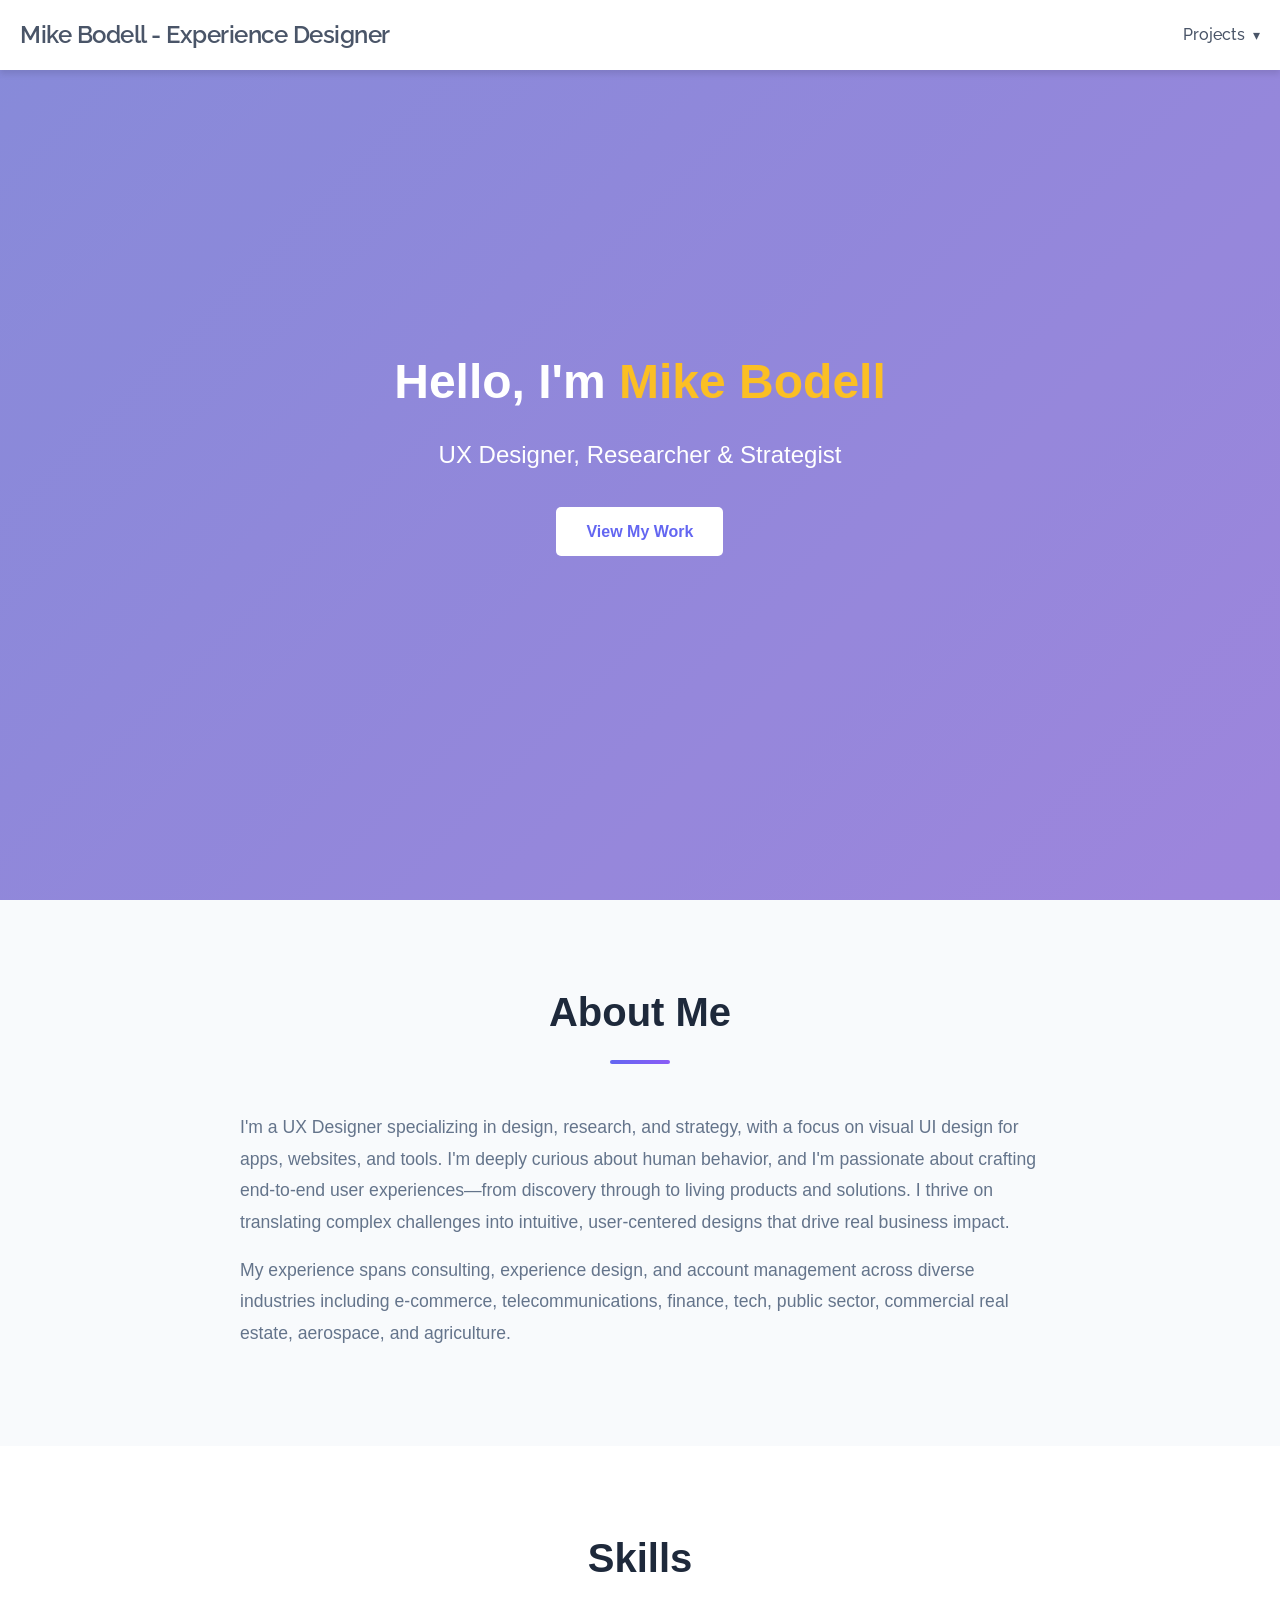
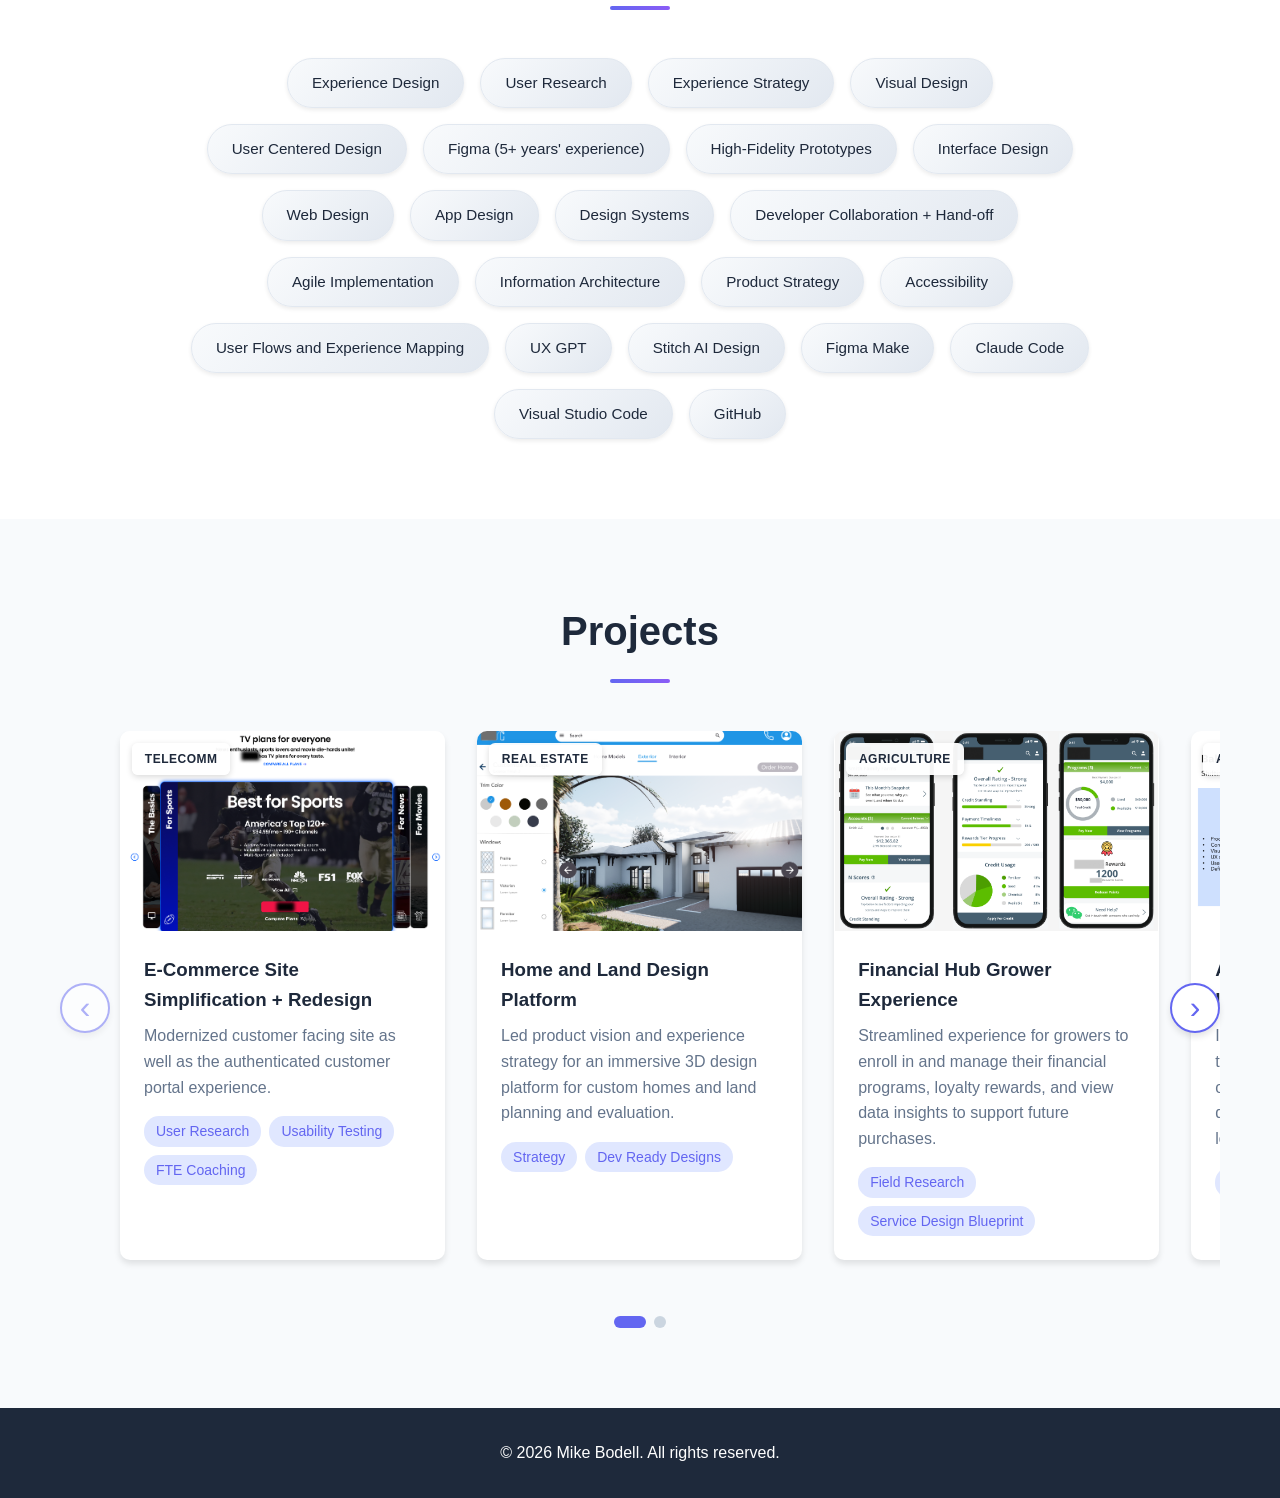
<file: index.html>
<!DOCTYPE html>
<html lang="en">
<head>
    <meta charset="UTF-8">
    <meta name="viewport" content="width=device-width, initial-scale=1.0">
    <meta name="description" content="Personal Portfolio - Showcasing my projects and skills">
    <title>My Portfolio</title>
    <link rel="preconnect" href="https://fonts.googleapis.com">
    <link rel="preconnect" href="https://fonts.gstatic.com" crossorigin>
    <link href="https://fonts.googleapis.com/css2?family=Raleway:wght@400;600;700&display=swap" rel="stylesheet">
    <link rel="stylesheet" href="css/styles.css">
</head>
<body>
    <!-- Navigation -->
    <nav class="navbar">
        <div class="container">
            <a href="#home" class="nav-brand">Mike Bodell - Experience Designer</a>
            <button class="nav-toggle" aria-label="Toggle navigation">
                <span></span>
                <span></span>
                <span></span>
            </button>
            <ul class="nav-menu">
                <li class="nav-item-dropdown">
                    <a href="#projects" class="nav-link">Projects</a>
                    <ul class="dropdown-menu">
                        <li><a href="project-telecomm.html">Telecomm E-Commerce Site</a></li>
                        <li><a href="project-realestate.html">Real Estate Visualization Platform</a></li>
                        <li><a href="project-agriculture.html">Agriculture Financial Hub</a></li>
                        <li><a href="project-accessibility.html">Accessibility Strategy Implementation</a></li>
                        <li><a href="project-publicsector.html">Public Sector Salesforce Design</a></li>
                        <li><a href="project-aerospace.html">Aerospace Tools Design</a></li>
                    </ul>
                </li>
            </ul>
        </div>
    </nav>

    <!-- Hero Section -->
    <section id="home" class="hero">
        <div class="container">
            <h1 class="hero-title">Hello, I'm <span class="highlight">Mike Bodell</span></h1>
            <p class="hero-subtitle">UX Designer, Researcher & Strategist</p>
            <a href="#projects" class="btn btn-primary">View My Work</a>
        </div>
    </section>

    <!-- About Section -->
    <section id="about" class="about">
        <div class="container">
            <h2 class="section-title">About Me</h2>
            <div class="about-content">
                <div class="about-text">
                    <p>I'm a UX Designer specializing in design, research, and strategy, with a focus on visual UI design for apps, websites, and tools. I'm deeply curious about human behavior, and I'm passionate about crafting end-to-end user experiences—from discovery through to living products and solutions. I thrive on translating complex challenges into intuitive, user-centered designs that drive real business impact.</p>
                    <p>My experience spans consulting, experience design, and account management across diverse industries including e-commerce, telecommunications, finance, tech, public sector, commercial real estate, aerospace, and agriculture.</p>
                </div>
            </div>
        </div>
    </section>

    <!-- Skills Section -->
    <section id="skills" class="skills">
        <div class="container">
            <h2 class="section-title">Skills</h2>
            <div class="skills-container">
                <span class="skill-tag">Experience Design</span>
                <span class="skill-tag">User Research</span>
                <span class="skill-tag">Experience Strategy</span>
                <span class="skill-tag">Visual Design</span>
                <span class="skill-tag">User Centered Design</span>
                <span class="skill-tag">Figma (5+ years' experience)</span>
                <span class="skill-tag">High-Fidelity Prototypes</span>
                <span class="skill-tag">Interface Design</span>
                <span class="skill-tag">Web Design</span>
                <span class="skill-tag">App Design</span>
                <span class="skill-tag">Design Systems</span>
                <span class="skill-tag">Developer Collaboration + Hand-off</span>
                <span class="skill-tag">Agile Implementation</span>
                <span class="skill-tag">Information Architecture</span>
                <span class="skill-tag">Product Strategy</span>
                <span class="skill-tag">Accessibility</span>
                <span class="skill-tag">User Flows and Experience Mapping</span>
                <span class="skill-tag">UX GPT</span>
                <span class="skill-tag">Stitch AI Design</span>
                <span class="skill-tag">Figma Make</span>
                <span class="skill-tag">Claude Code</span>
                <span class="skill-tag">Visual Studio Code</span>
                <span class="skill-tag">GitHub</span>
            </div>
        </div>
    </section>

    <!-- Projects Section -->
    <section id="projects" class="projects">
        <div class="container">
            <h2 class="section-title">Projects</h2>
            <div class="carousel-container">
                <button class="carousel-btn carousel-btn-prev" aria-label="Previous projects">
                    <span>‹</span>
                </button>
                <div class="projects-carousel">
                    <div class="projects-track">
                        <a href="project-telecomm.html" class="project-card">
                            <div class="project-image" style="background-image: url('Images/Telecomm%20Tile.png'); background-size: cover; background-position: center -5px;">
                                <span class="industry-tag">Telecomm</span>
                            </div>
                            <div class="project-content">
                                <h3>E-Commerce Site Simplification + Redesign</h3>
                                <p>Modernized customer facing site as well as the authenticated customer portal experience.</p>
                                <div class="project-tags">
                                    <span class="tag">User Research</span>
                                    <span class="tag">Usability Testing</span>
                                    <span class="tag">FTE Coaching</span>
                                </div>
                            </div>
                        </a>
                        <a href="project-realestate.html" class="project-card">
                            <div class="project-image" style="background-image: url('Images/Real%20Estate%20Tile.png'); background-size: cover; background-position: center -5px;">
                                <span class="industry-tag">Real Estate</span>
                            </div>
                            <div class="project-content">
                                <h3>Home and Land Design Platform</h3>
                                <p>Led product vision and experience strategy for an immersive 3D design platform for custom homes and land planning and evaluation.</p>
                                <div class="project-tags">
                                    <span class="tag">Strategy</span>
                                    <span class="tag">Dev Ready Designs</span>
                                </div>
                            </div>
                        </a>
                        <a href="project-agriculture.html" class="project-card">
                            <div class="project-image" style="background-image: url('Images/Agriculture%20Tile.png'); background-size: contain; background-position: center; background-repeat: no-repeat;">
                                <span class="industry-tag">Agriculture</span>
                            </div>
                            <div class="project-content">
                                <h3>Financial Hub Grower Experience</h3>
                                <p>Streamlined experience for growers to enroll in and manage their financial programs, loyalty rewards, and view data insights to support future purchases.</p>
                                <div class="project-tags">
                                    <span class="tag">Field Research</span>
                                    <span class="tag">Service Design Blueprint</span>
                                </div>
                            </div>
                        </a>
                        <a href="project-accessibility.html" class="project-card">
                            <div class="project-image" style="background-image: url('Images/Accessibility%20Tile.png'); background-size: contain; background-position: center; background-repeat: no-repeat;">
                                <span class="industry-tag">Accessibility</span>
                            </div>
                            <div class="project-content">
                                <h3>Accessibility Strategy Implementation</h3>
                                <p>Implemented new process changes, tools and technology as well as overhauled trainings and documentation in support of new legislation.</p>
                                <div class="project-tags">
                                    <span class="tag">Accessibility</span>
                                    <span class="tag">Business Process</span>
                                </div>
                            </div>
                        </a>
                        <a href="project-publicsector.html" class="project-card">
                            <div class="project-image" style="background-image: url('Images/Public%20Sector%20Tile%202.png'); background-size: cover; background-position: center -5px;">
                                <span class="industry-tag">Public Sector</span>
                            </div>
                            <div class="project-content">
                                <h3>Salesforce Service + Experience Cloud</h3>
                                <p>Owned Experience Strategy, Research and Design of an Affordable Housing Platform to support local residents and meet new legislation requirements.</p>
                                <div class="project-tags">
                                    <span class="tag">Lightening Design</span>
                                    <span class="tag">SF Experience Cloud</span>
                                </div>
                            </div>
                        </a>
                        <a href="project-aerospace.html" class="project-card">
                            <div class="project-image" style="background-image: url('Images/Aerospace%20Tile.png'); background-size: cover; background-position: center -5px;">
                                <span class="industry-tag">Aerospace</span>
                            </div>
                            <div class="project-content">
                                <h3>Internal Tools Overhaul</h3>
                                <p>Optimized complex aerospace manufacturing workflows through user-centered design, improving efficiency and reducing errors.</p>
                                <div class="project-tags">
                                    <span class="tag">Process Optimization</span>
                                    <span class="tag">Information Architecture</span>
                                </div>
                            </div>
                        </a>
                    </div>
                </div>
                <button class="carousel-btn carousel-btn-next" aria-label="Next projects">
                    <span>›</span>
                </button>
            </div>
            <div class="carousel-dots"></div>
        </div>
    </section>

    <!-- Footer -->
    <footer class="footer">
        <div class="container">
            <p>&copy; 2026 Mike Bodell. All rights reserved.</p>
        </div>
    </footer>

    <script src="js/script.js"></script>
</body>
</html>
</file>
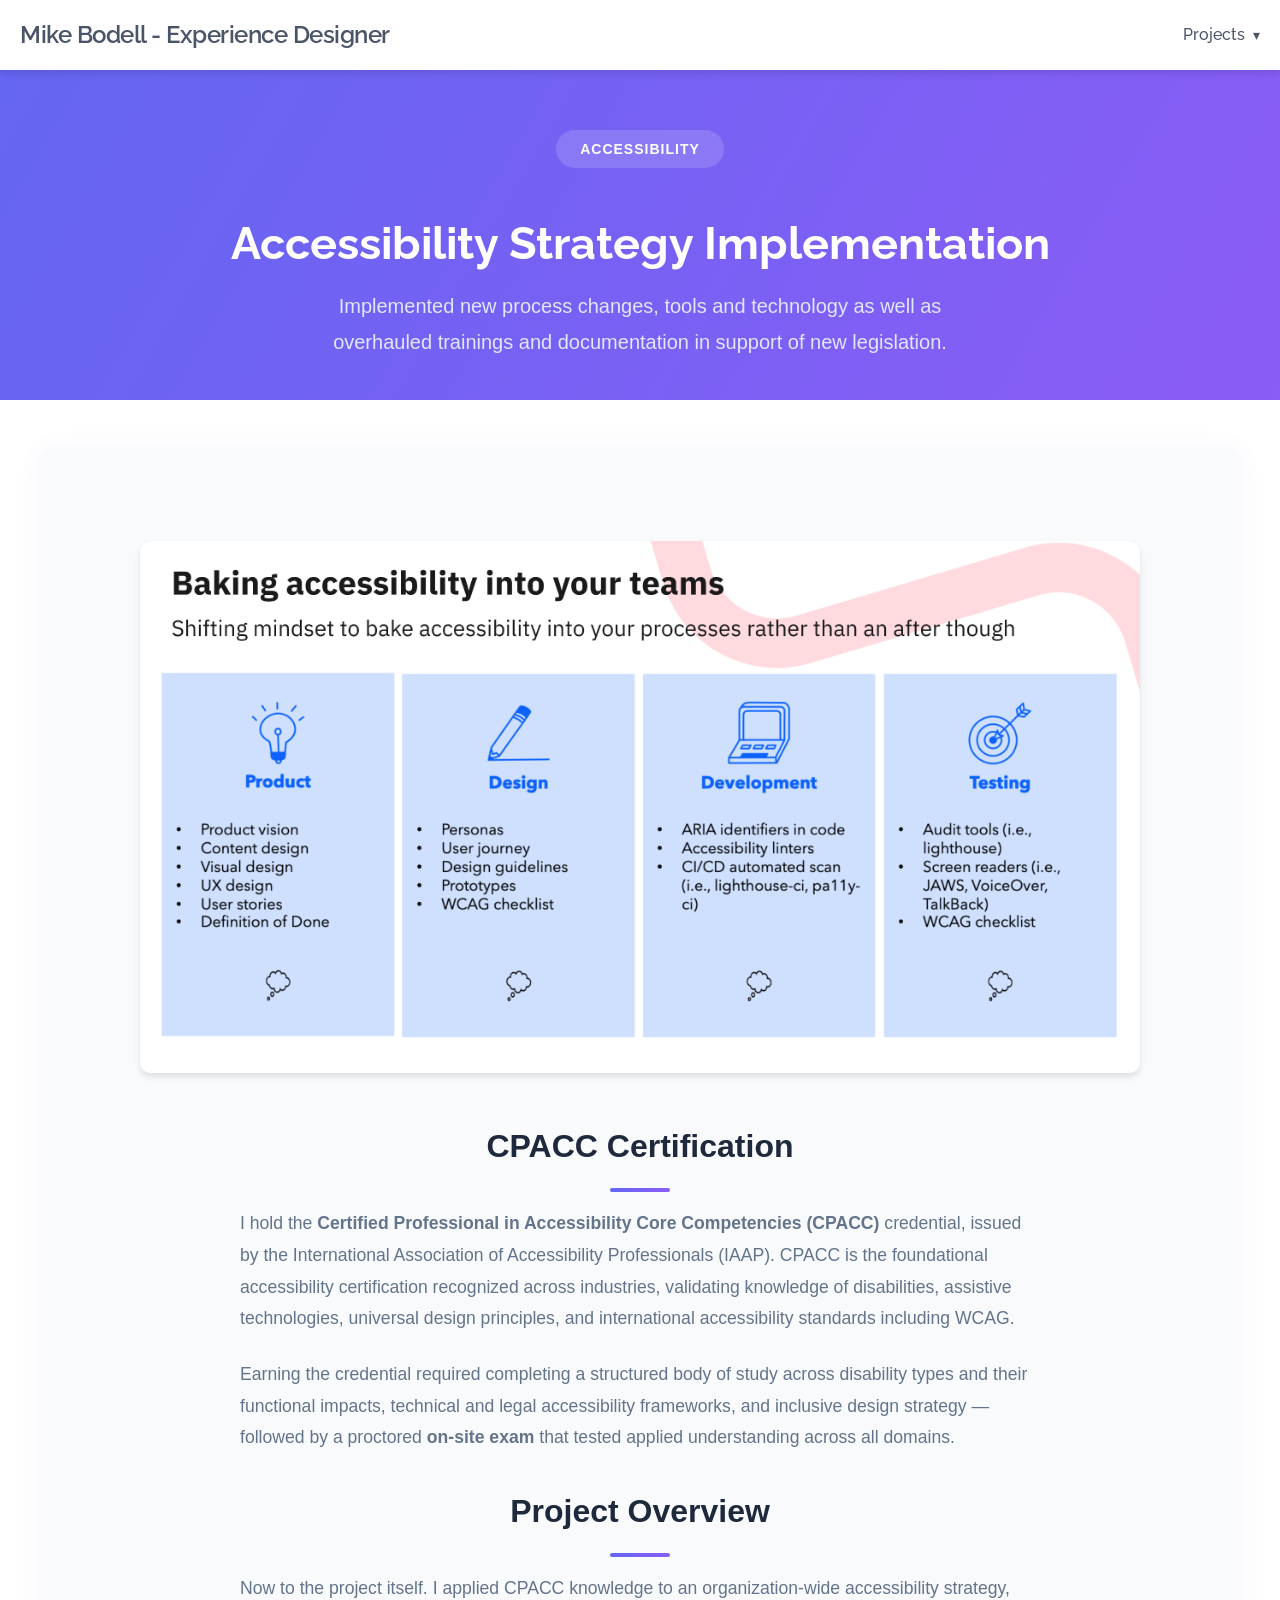
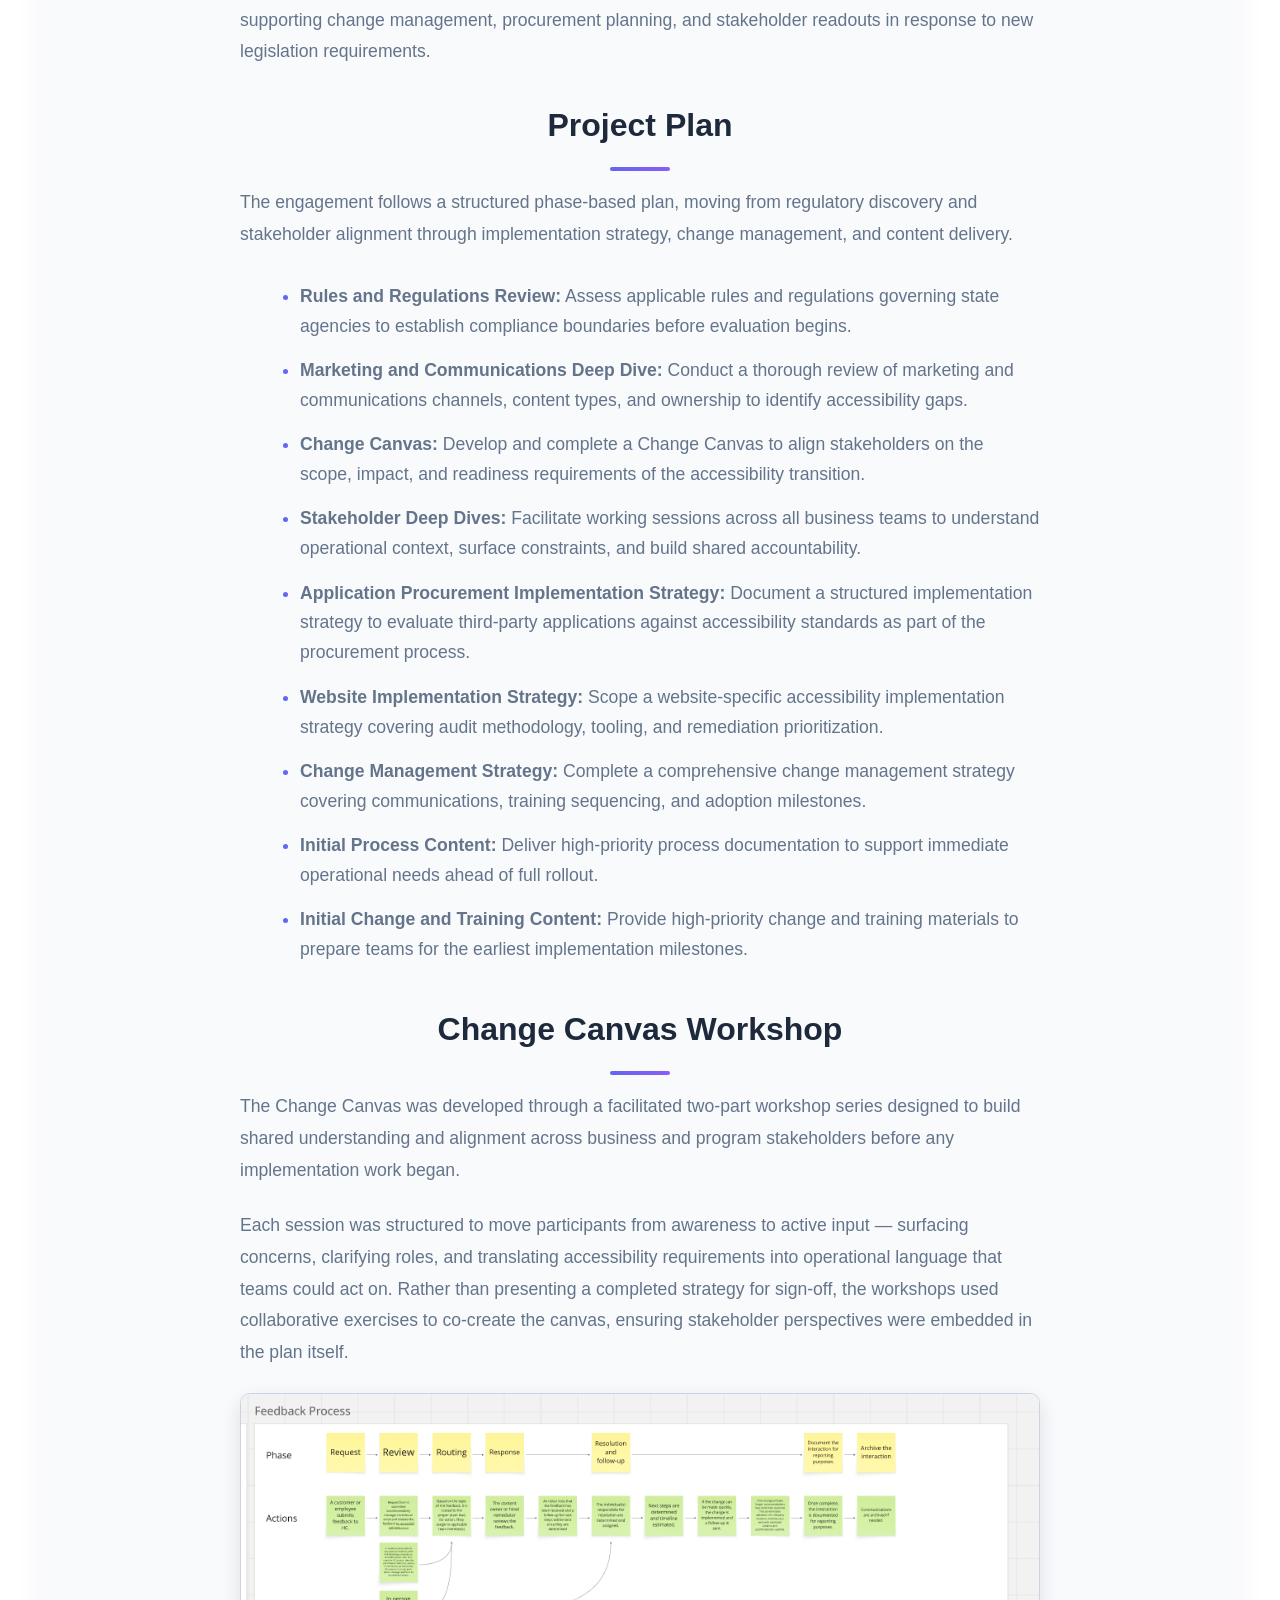
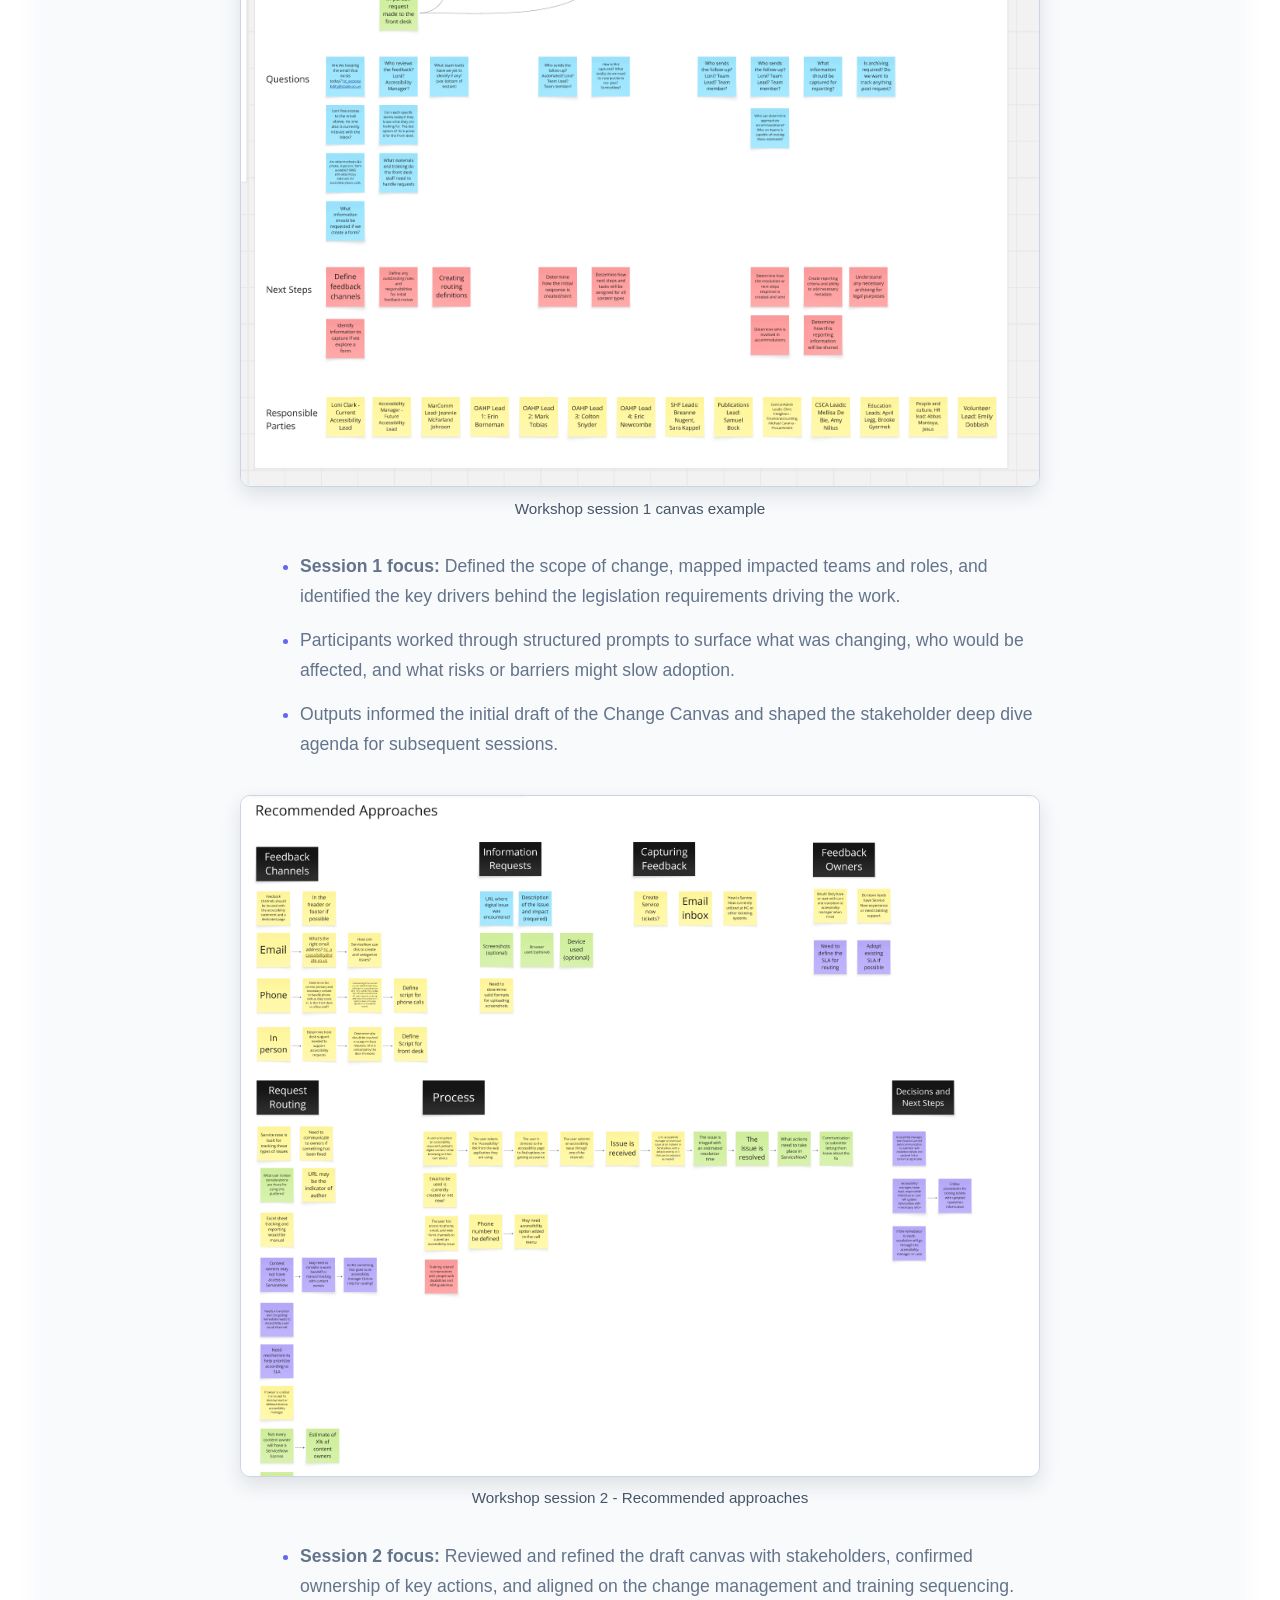
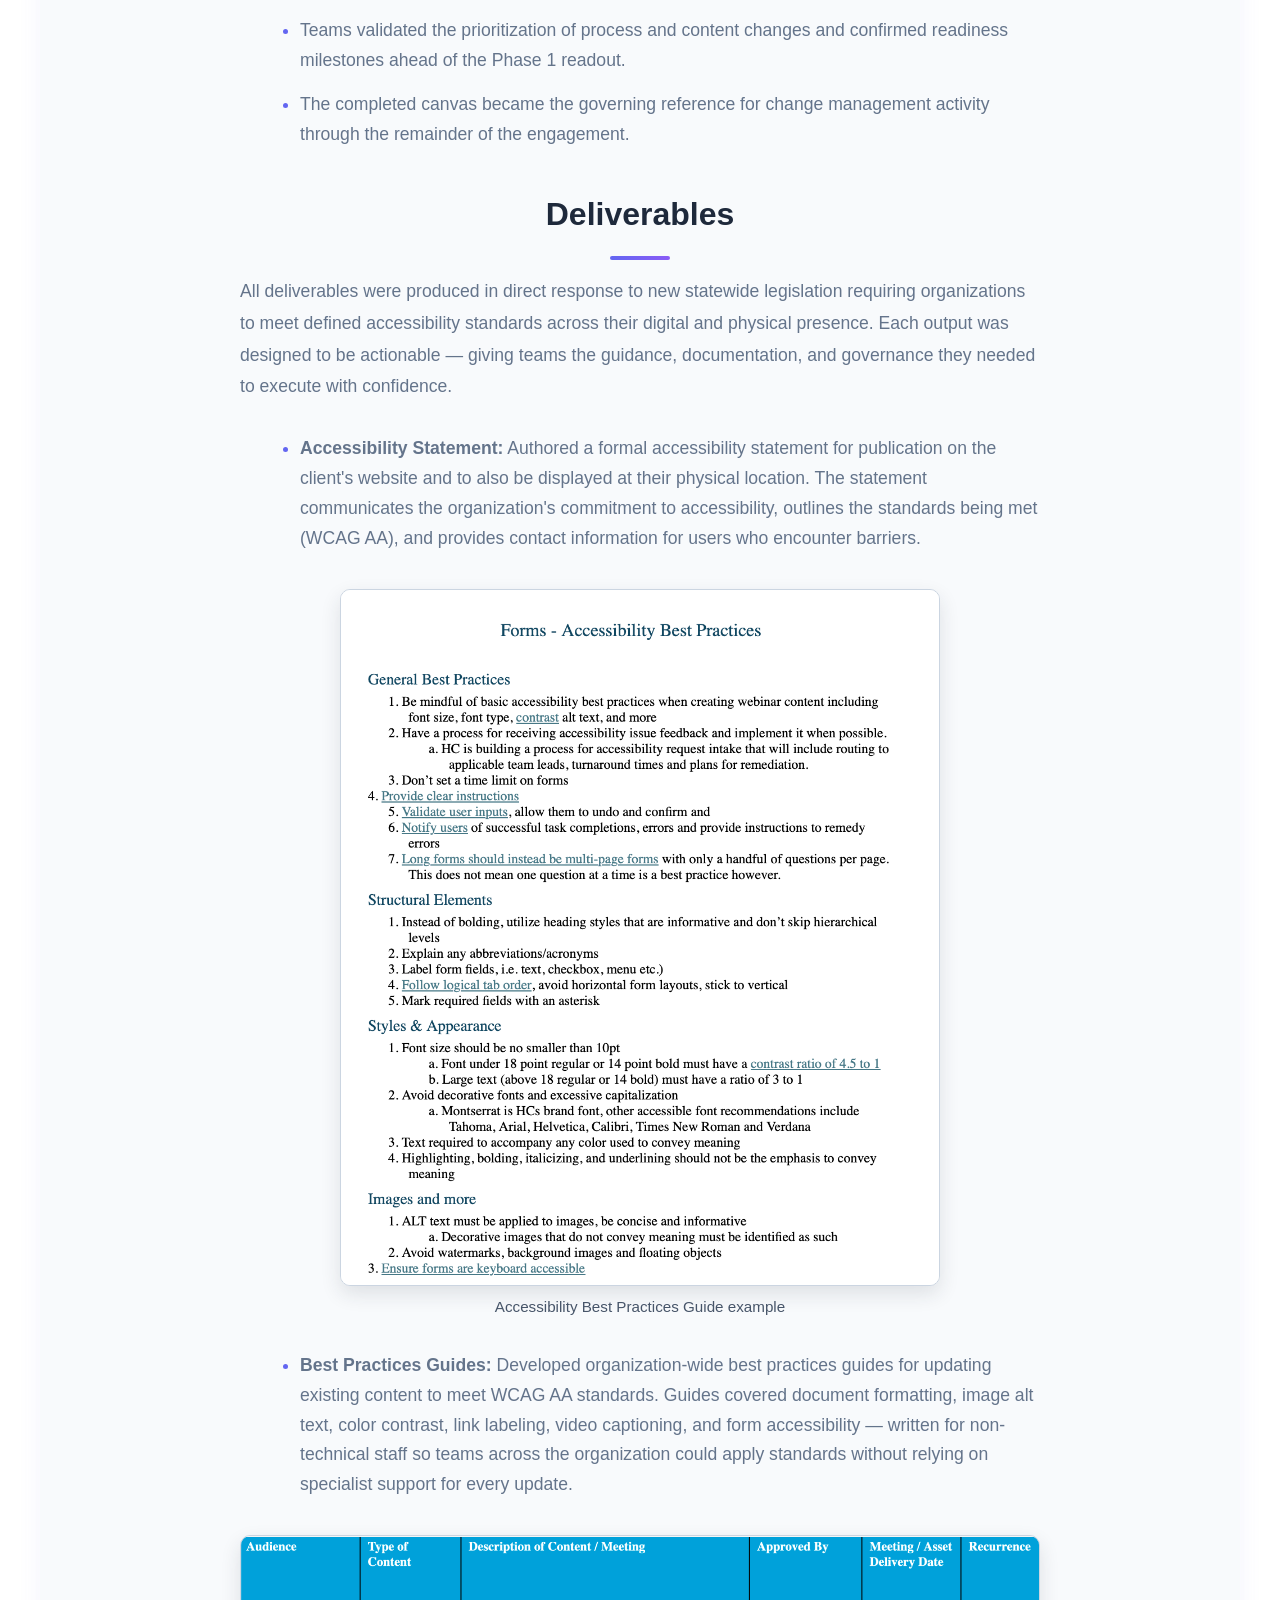
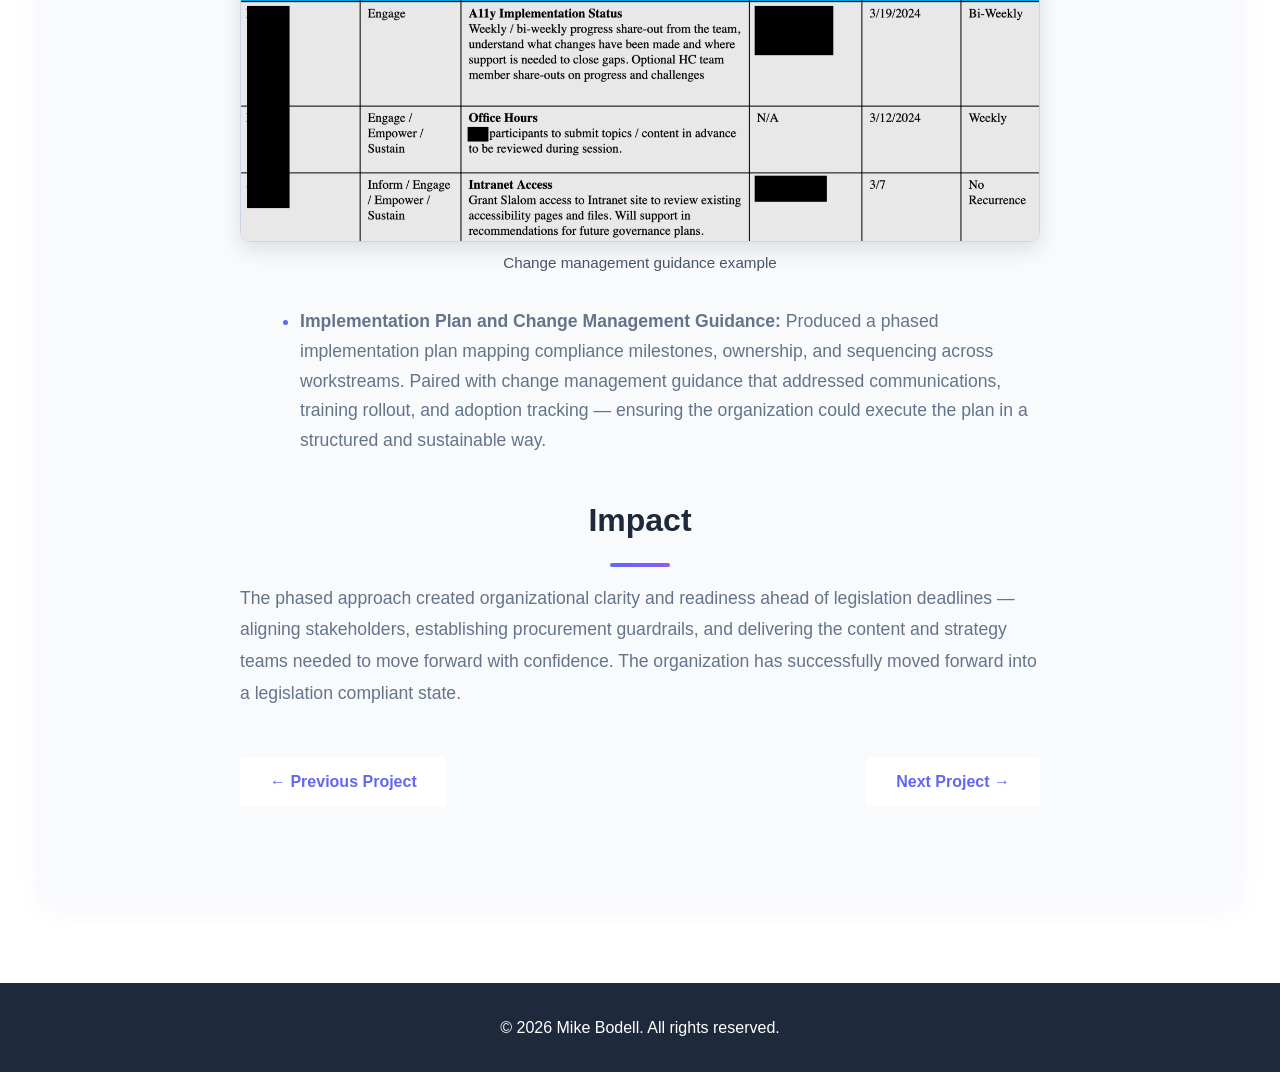
<file: project-accessibility.html>
<!DOCTYPE html>
<html lang="en">
<head>
    <meta charset="UTF-8">
    <meta name="viewport" content="width=device-width, initial-scale=1.0">
    <title>Accessibility Strategy Implementation - Mike Bodell</title>
    <link rel="preconnect" href="https://fonts.googleapis.com">
    <link rel="preconnect" href="https://fonts.gstatic.com" crossorigin>
    <link href="https://fonts.googleapis.com/css2?family=Raleway:wght@400;600;700&display=swap" rel="stylesheet">
    <link rel="stylesheet" href="css/styles.css">
</head>
<body>
    <nav class="navbar">
        <div class="container">
            <a href="index.html#home" class="nav-brand">Mike Bodell - Experience Designer</a>
            <button class="nav-toggle" aria-label="Toggle navigation">
                <span></span>
                <span></span>
                <span></span>
            </button>
            <ul class="nav-menu">
                <li class="nav-item-dropdown">
                    <a href="index.html#projects" class="nav-link">Projects</a>
                    <ul class="dropdown-menu">
                        <li><a href="project-telecomm.html">Telecomm E-Commerce Site</a></li>
                        <li><a href="project-realestate.html">Real Estate Visualization Platform</a></li>
                        <li><a href="project-agriculture.html">Agriculture Financial Hub</a></li>
                        <li><a href="project-accessibility.html">Accessibility Strategy Implementation</a></li>
                        <li><a href="project-publicsector.html">Public Sector Salesforce Design</a></li>
                        <li><a href="project-aerospace.html">Aerospace Tools Design</a></li>
                    </ul>
                </li>

            </ul>
        </div>
    </nav>

    <!-- Project Hero Banner -->
    <section class="project-hero" style="background: linear-gradient(120deg, #6366f1 0%, #8b5cf6 100%); padding: 130px 0 40px; color: #fff; text-align: center;">
        <div class="container">
            <span class="industry-badge" style="background: rgba(255,255,255,0.15); color: #fff;">Accessibility</span>
            <h1 style="font-size: 2.8rem; margin: 1rem 0 0.5rem; font-family: 'Raleway', sans-serif;">Accessibility Strategy Implementation</h1>
            <p class="project-intro" style="font-size: 1.25rem; color: #e0e7ff; max-width: 700px; margin: 0 auto;">Implemented new process changes, tools and technology as well as overhauled trainings and documentation in support of new legislation.</p>
        </div>
    </section>

    <section class="project-detail">
        <div class="container" style="background: #f8fafc; border-radius: 18px; box-shadow: 0 4px 24px rgba(99,102,241,0.07); padding: 3rem 2rem; margin-top: -60px;">
            <div class="project-image-full" style="max-width: 1000px !important; width: 1000px !important; margin-bottom: 2.5rem;">
                <img src="Images/Accessibility Tile.png" alt="Accessibility Project" style="object-fit: contain; max-width: 100%; height: auto; border-radius: 12px; box-shadow: 0 2px 12px rgba(99,102,241,0.08);">
            </div>
            <div class="project-content-detail">
                <h2 class="section-title">CPACC Certification</h2>
                <p>I hold the <strong>Certified Professional in Accessibility Core Competencies (CPACC)</strong> credential, issued by the International Association of Accessibility Professionals (IAAP). CPACC is the foundational accessibility certification recognized across industries, validating knowledge of disabilities, assistive technologies, universal design principles, and international accessibility standards including WCAG.</p>
                <p>Earning the credential required completing a structured body of study across disability types and their functional impacts, technical and legal accessibility frameworks, and inclusive design strategy — followed by a proctored <strong>on-site exam</strong> that tested applied understanding across all domains.</p>
                <h2 class="section-title">Project Overview</h2>
                <p>Now to the project itself. I applied CPACC knowledge to an organization-wide accessibility strategy, supporting change management, procurement planning, and stakeholder readouts in response to new legislation requirements.</p>

                <h2 class="section-title">Project Plan</h2>
                <p>The engagement follows a structured phase-based plan, moving from regulatory discovery and stakeholder alignment through implementation strategy, change management, and content delivery.</p>
                <ul class="project-list">
                    <li><strong>Rules and Regulations Review:</strong> Assess applicable rules and regulations governing state agencies to establish compliance boundaries before evaluation begins.</li>
                    <li><strong>Marketing and Communications Deep Dive:</strong> Conduct a thorough review of marketing and communications channels, content types, and ownership to identify accessibility gaps.</li>
                    <li><strong>Change Canvas:</strong> Develop and complete a Change Canvas to align stakeholders on the scope, impact, and readiness requirements of the accessibility transition.</li>
                    <li><strong>Stakeholder Deep Dives:</strong> Facilitate working sessions across all business teams to understand operational context, surface constraints, and build shared accountability.</li>
                    <li><strong>Application Procurement Implementation Strategy:</strong> Document a structured implementation strategy to evaluate third-party applications against accessibility standards as part of the procurement process.</li>
                    <li><strong>Website Implementation Strategy:</strong> Scope a website-specific accessibility implementation strategy covering audit methodology, tooling, and remediation prioritization.</li>
                    <li><strong>Change Management Strategy:</strong> Complete a comprehensive change management strategy covering communications, training sequencing, and adoption milestones.</li>
                    <li><strong>Initial Process Content:</strong> Deliver high-priority process documentation to support immediate operational needs ahead of full rollout.</li>
                    <li><strong>Initial Change and Training Content:</strong> Provide high-priority change and training materials to prepare teams for the earliest implementation milestones.</li>
                </ul>

                <h2 class="section-title">Change Canvas Workshop</h2>
                <p>The Change Canvas was developed through a facilitated two-part workshop series designed to build shared understanding and alignment across business and program stakeholders before any implementation work began.</p>
                <p>Each session was structured to move participants from awareness to active input — surfacing concerns, clarifying roles, and translating accessibility requirements into operational language that teams could act on. Rather than presenting a completed strategy for sign-off, the workshops used collaborative exercises to co-create the canvas, ensuring stakeholder perspectives were embedded in the plan itself.</p>
                <figure class="prototype-figure">
                    <img src="Images/Accessibility Workshop 1.png" alt="Accessibility Change Canvas Workshop Session 1 — collaborative alignment exercise with stakeholders.">
                    <figcaption>Workshop session 1 canvas example</figcaption>
                </figure>
                <ul class="project-list">
                    <li><strong>Session 1 focus:</strong> Defined the scope of change, mapped impacted teams and roles, and identified the key drivers behind the legislation requirements driving the work.</li>
                    <li>Participants worked through structured prompts to surface what was changing, who would be affected, and what risks or barriers might slow adoption.</li>
                    <li>Outputs informed the initial draft of the Change Canvas and shaped the stakeholder deep dive agenda for subsequent sessions.</li>
                </ul>
                <figure class="prototype-figure">
                    <img src="Images/Accessibility Workshop 2.png" alt="Accessibility Change Canvas Workshop Session 2 — strategy refinement and commitment building.">
                    <figcaption>Workshop session 2 - Recommended approaches</figcaption>
                </figure>
                <ul class="project-list">
                    <li><strong>Session 2 focus:</strong> Reviewed and refined the draft canvas with stakeholders, confirmed ownership of key actions, and aligned on the change management and training sequencing.</li>
                    <li>Teams validated the prioritization of process and content changes and confirmed readiness milestones ahead of the Phase 1 readout.</li>
                    <li>The completed canvas became the governing reference for change management activity through the remainder of the engagement.</li>
                </ul>

                <h2 class="section-title">Deliverables</h2>
                <p>All deliverables were produced in direct response to new statewide legislation requiring organizations to meet defined accessibility standards across their digital and physical presence. Each output was designed to be actionable — giving teams the guidance, documentation, and governance they needed to execute with confidence.</p>
                <ul class="project-list">
                    <li><strong>Accessibility Statement:</strong> Authored a formal accessibility statement for publication on the client's website and to also be displayed at their physical location. The statement communicates the organization's commitment to accessibility, outlines the standards being met (WCAG AA), and provides contact information for users who encounter barriers.</li>
                </ul>
                <figure class="prototype-figure">
                    <img src="Images/Accessibility Deliverables 1.png" alt="Accessibility statement and related deliverable documentation." style="max-width: 75%; margin: 0 auto;">
                    <figcaption>Accessibility Best Practices Guide example</figcaption>
                </figure>
                <ul class="project-list">
                    <li><strong>Best Practices Guides:</strong> Developed organization-wide best practices guides for updating existing content to meet WCAG AA standards. Guides covered document formatting, image alt text, color contrast, link labeling, video captioning, and form accessibility — written for non-technical staff so teams across the organization could apply standards without relying on specialist support for every update.</li>
                </ul>
                <figure class="prototype-figure">
                    <img src="Images/Accessibility Deliverable 2.png" alt="Best practices guide for WCAG AA content compliance across the organization.">
                    <figcaption>Change management guidance example</figcaption>
                </figure>
                <ul class="project-list">
                    <li><strong>Implementation Plan and Change Management Guidance:</strong> Produced a phased implementation plan mapping compliance milestones, ownership, and sequencing across workstreams. Paired with change management guidance that addressed communications, training rollout, and adoption tracking — ensuring the organization could execute the plan in a structured and sustainable way.</li>
                </ul>

                <h2 class="section-title">Impact</h2>
                <p>The phased approach created organizational clarity and readiness ahead of legislation deadlines — aligning stakeholders, establishing procurement guardrails, and delivering the content and strategy teams needed to move forward with confidence. The organization has successfully moved forward into a legislation compliant state.</p>
            </div>
            <div class="project-navigation" style="margin-top: 2.5rem;">
                <a href="project-agriculture.html" class="btn btn-primary" style="margin-right: 1rem;">← Previous Project</a>
                <a href="project-publicsector.html" class="btn btn-primary">Next Project →</a>
            </div>
        </div>
    </section>

    <footer class="footer">
        <div class="container">
            <p>&copy; 2026 Mike Bodell. All rights reserved.</p>
        </div>
    </footer>

    <script src="js/script.js"></script>
</body>
</html>
</file>
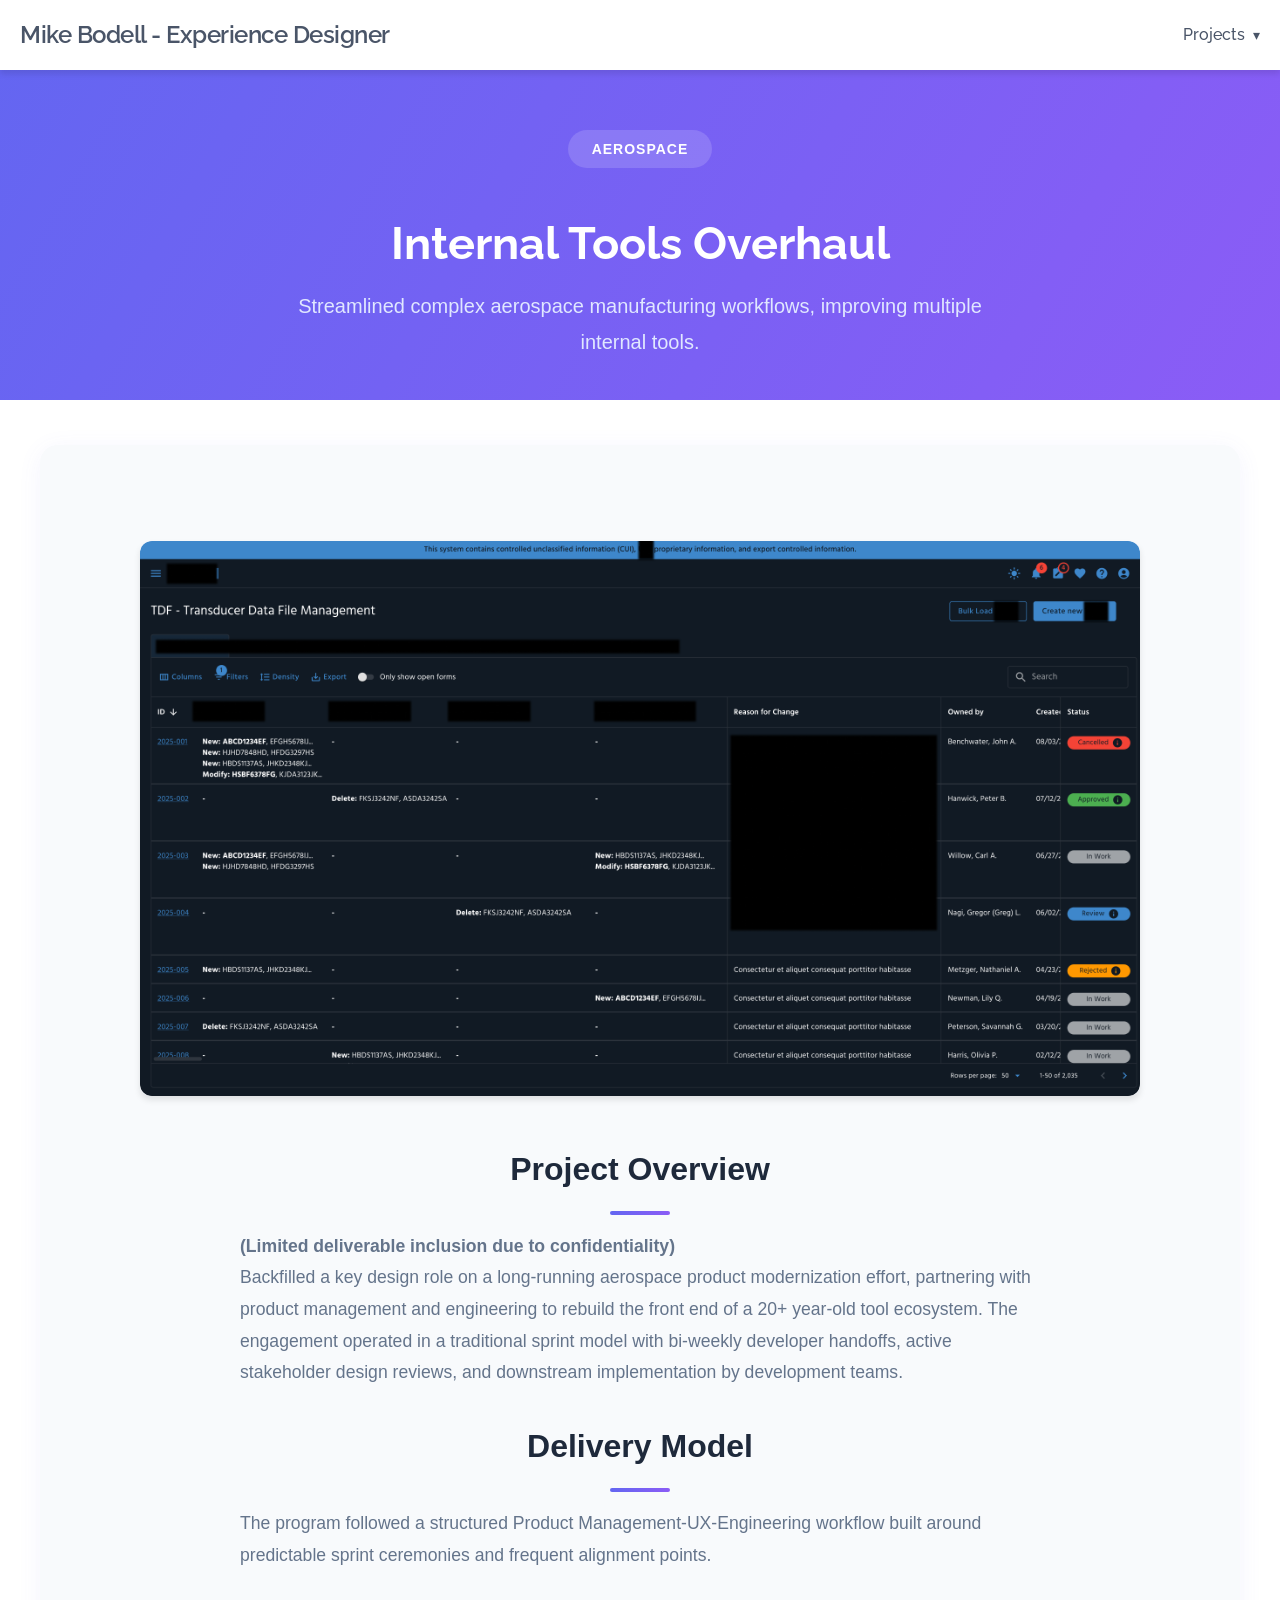
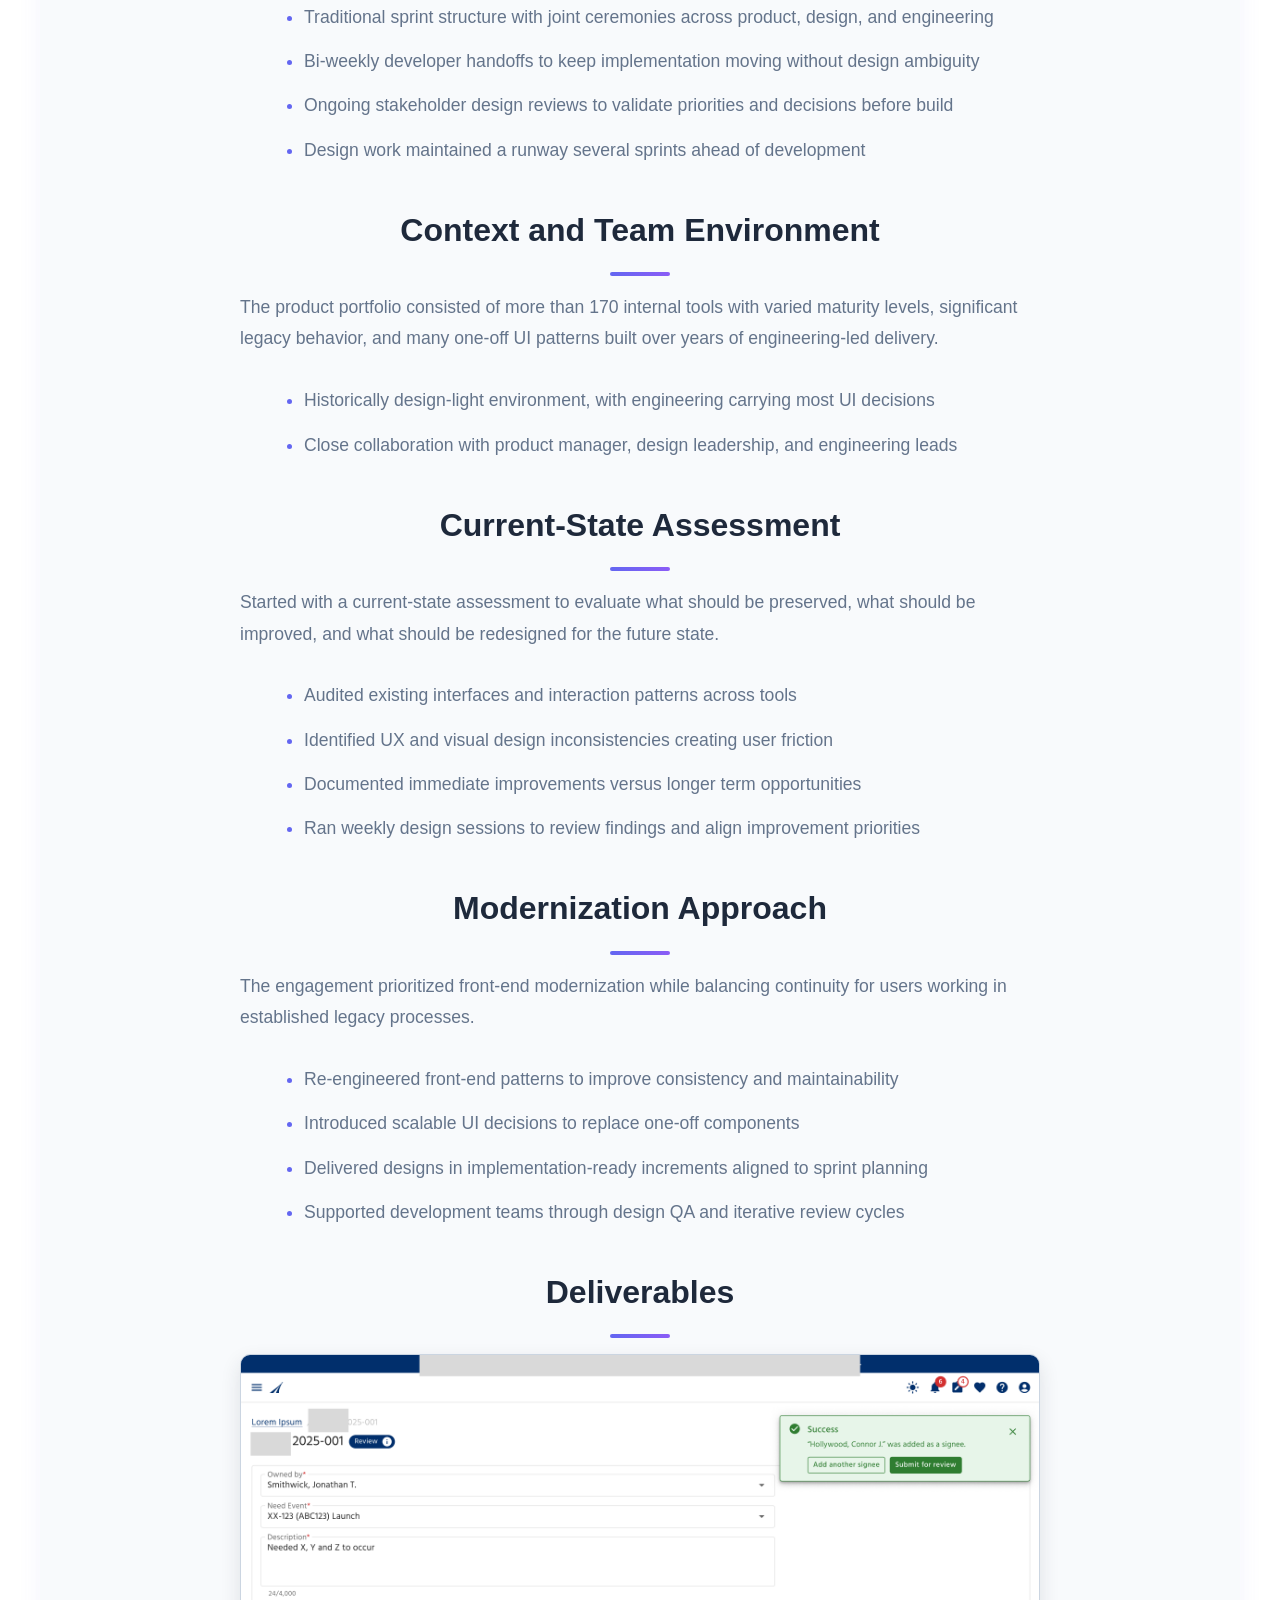
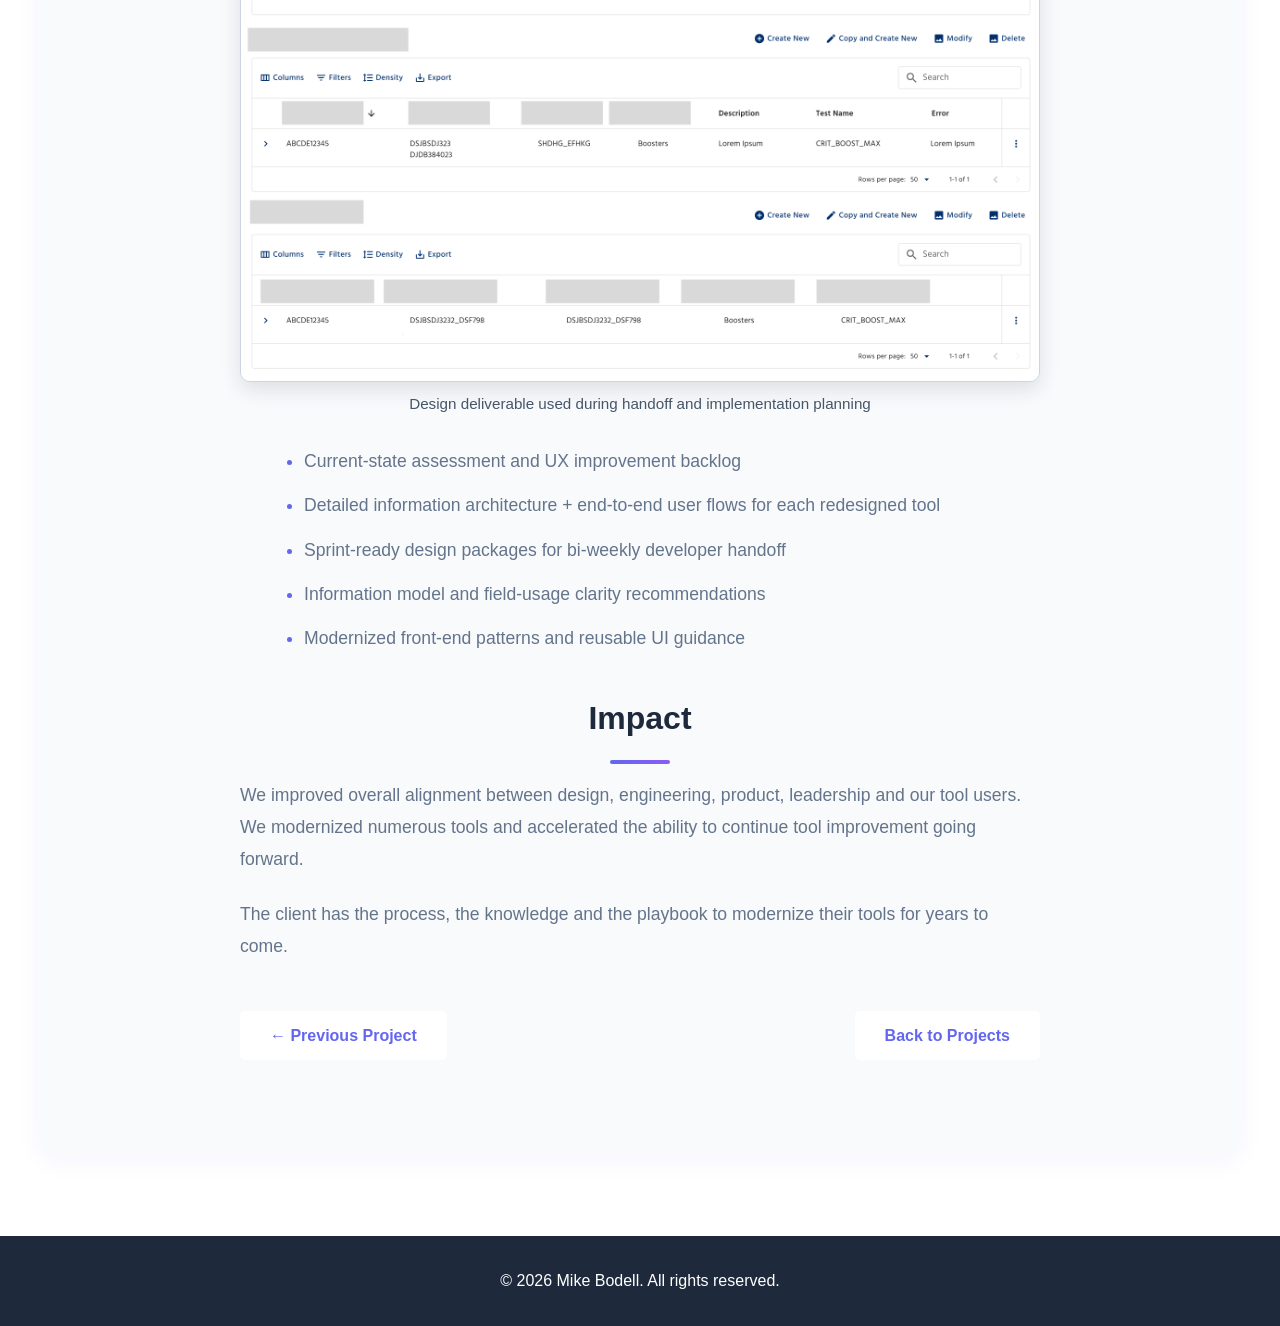
<file: project-aerospace.html>
<!DOCTYPE html>
<html lang="en">
<head>
    <meta charset="UTF-8">
    <meta name="viewport" content="width=device-width, initial-scale=1.0">
    <title>Internal Tools Overhaul - Mike Bodell</title>
    <link rel="preconnect" href="https://fonts.googleapis.com">
    <link rel="preconnect" href="https://fonts.gstatic.com" crossorigin>
    <link href="https://fonts.googleapis.com/css2?family=Raleway:wght@400;600;700&display=swap" rel="stylesheet">
    <link rel="stylesheet" href="css/styles.css">
</head>
<body>
        <!-- Project Hero Banner -->
        <section class="project-hero" style="background: linear-gradient(120deg, #6366f1 0%, #8b5cf6 100%); padding: 130px 0 40px; color: #fff; text-align: center;">
            <div class="container">
                <span class="industry-badge" style="background: rgba(255,255,255,0.15); color: #fff;">Aerospace</span>
                <h1 style="font-size: 2.8rem; margin: 1rem 0 0.5rem; font-family: 'Raleway', sans-serif;">Internal Tools Overhaul</h1>
                <p class="project-intro" style="font-size: 1.25rem; color: #e0e7ff; max-width: 700px; margin: 0 auto;">Streamlined complex aerospace manufacturing workflows, improving multiple internal tools.</p>
            </div>
        </section>
    <nav class="navbar">
        <div class="container">
            <a href="index.html#home" class="nav-brand">Mike Bodell - Experience Designer</a>
            <button class="nav-toggle" aria-label="Toggle navigation">
                <span></span>
                <span></span>
                <span></span>
            </button>
            <ul class="nav-menu">
                <li class="nav-item-dropdown">
                    <a href="index.html#projects" class="nav-link">Projects</a>
                    <ul class="dropdown-menu">
                        <li><a href="project-telecomm.html">Telecomm E-Commerce Site</a></li>
                        <li><a href="project-realestate.html">Real Estate Visualization Platform</a></li>
                        <li><a href="project-agriculture.html">Agriculture Financial Hub</a></li>
                        <li><a href="project-accessibility.html">Accessibility Strategy Implementation</a></li>
                        <li><a href="project-publicsector.html">Public Sector Salesforce Design</a></li>
                        <li><a href="project-aerospace.html">Aerospace Tools Design</a></li>
                    </ul>
                </li>

            </ul>
        </div>
    </nav>

    <section class="project-detail">
        <div class="container" style="background: #f8fafc; border-radius: 18px; box-shadow: 0 4px 24px rgba(99,102,241,0.07); padding: 3rem 2rem; margin-top: -60px;">
            <div class="project-image-full" style="max-width: 1000px !important; width: 1000px !important; margin-bottom: 2.5rem;">
                <img src="Images/Aerospace Tile.png" alt="Aerospace Project" style="object-fit: contain; max-width: 100%; height: auto; border-radius: 12px; box-shadow: 0 2px 12px rgba(99,102,241,0.08);">
            </div>
            <div class="project-content-detail">
                <h2 class="section-title">Project Overview</h2>
                <p><strong>(Limited deliverable inclusion due to confidentiality)</strong><br>Backfilled a key design role on a long-running aerospace product modernization effort, partnering with product management and engineering to rebuild the front end of a 20+ year-old tool ecosystem. The engagement operated in a traditional sprint model with bi-weekly developer handoffs, active stakeholder design reviews, and downstream implementation by development teams.</p>

                <h2 class="section-title">Delivery Model</h2>
                <p>The program followed a structured Product Management-UX-Engineering workflow built around predictable sprint ceremonies and frequent alignment points.</p>
                <ul>
                    <li>Traditional sprint structure with joint ceremonies across product, design, and engineering</li>
                    <li>Bi-weekly developer handoffs to keep implementation moving without design ambiguity</li>
                    <li>Ongoing stakeholder design reviews to validate priorities and decisions before build</li>
                    <li>Design work maintained a runway several sprints ahead of development</li>
                </ul>

                <h2 class="section-title">Context and Team Environment</h2>
                <p>The product portfolio consisted of more than 170 internal tools with varied maturity levels, significant legacy behavior, and many one-off UI patterns built over years of engineering-led delivery.</p>
                <ul>
                    <li>Historically design-light environment, with engineering carrying most UI decisions</li>
                    <li>Close collaboration with product manager, design leadership, and engineering leads</li>
                </ul>

                <h2 class="section-title">Current-State Assessment</h2>
                <p>Started with a current-state assessment to evaluate what should be preserved, what should be improved, and what should be redesigned for the future state.</p>
                <ul>
                    <li>Audited existing interfaces and interaction patterns across tools</li>
                    <li>Identified UX and visual design inconsistencies creating user friction</li>
                    <li>Documented immediate improvements versus longer term opportunities</li>
                    <li>Ran weekly design sessions to review findings and align improvement priorities</li>
                </ul>

                <h2 class="section-title">Modernization Approach</h2>
                <p>The engagement prioritized front-end modernization while balancing continuity for users working in established legacy processes.</p>
                <ul>
                    <li>Re-engineered front-end patterns to improve consistency and maintainability</li>
                    <li>Introduced scalable UI decisions to replace one-off components</li>
                    <li>Delivered designs in implementation-ready increments aligned to sprint planning</li>
                    <li>Supported development teams through design QA and iterative review cycles</li>
                </ul>

                <h2 class="section-title">Deliverables</h2>
                <figure class="prototype-figure">
                    <img src="Images/Aerospace Design 2.png" alt="Aerospace design deliverable showing modernized interface concepts and implementation-ready UI details.">
                    <figcaption>Design deliverable used during handoff and implementation planning</figcaption>
                </figure>
                <ul>
                    <li>Current-state assessment and UX improvement backlog</li>
                    <li>Detailed information architecture + end-to-end user flows for each redesigned tool</li>
                    <li>Sprint-ready design packages for bi-weekly developer handoff</li>
                    <li>Information model and field-usage clarity recommendations</li>
                    <li>Modernized front-end patterns and reusable UI guidance</li>
                </ul>

                <h2 class="section-title">Impact</h2>
                <p>We improved overall alignment between design, engineering, product, leadership and our tool users. We modernized numerous tools and accelerated the ability to continue tool improvement going forward.</p>
                <p>The client has the process, the knowledge and the playbook to modernize their tools for years to come.</p>
            </div>
            <div class="project-navigation" style="margin-top: 2.5rem;">
                <a href="project-publicsector.html" class="btn btn-primary" style="margin-right: 1rem;">← Previous Project</a>
                <a href="index.html#projects" class="btn btn-primary">Back to Projects</a>
            </div>
        </div>
    </section>

    <footer class="footer">
        <div class="container">
            <p>&copy; 2026 Mike Bodell. All rights reserved.</p>
        </div>
    </footer>

    <script src="js/script.js"></script>
</body>
</html>
</file>
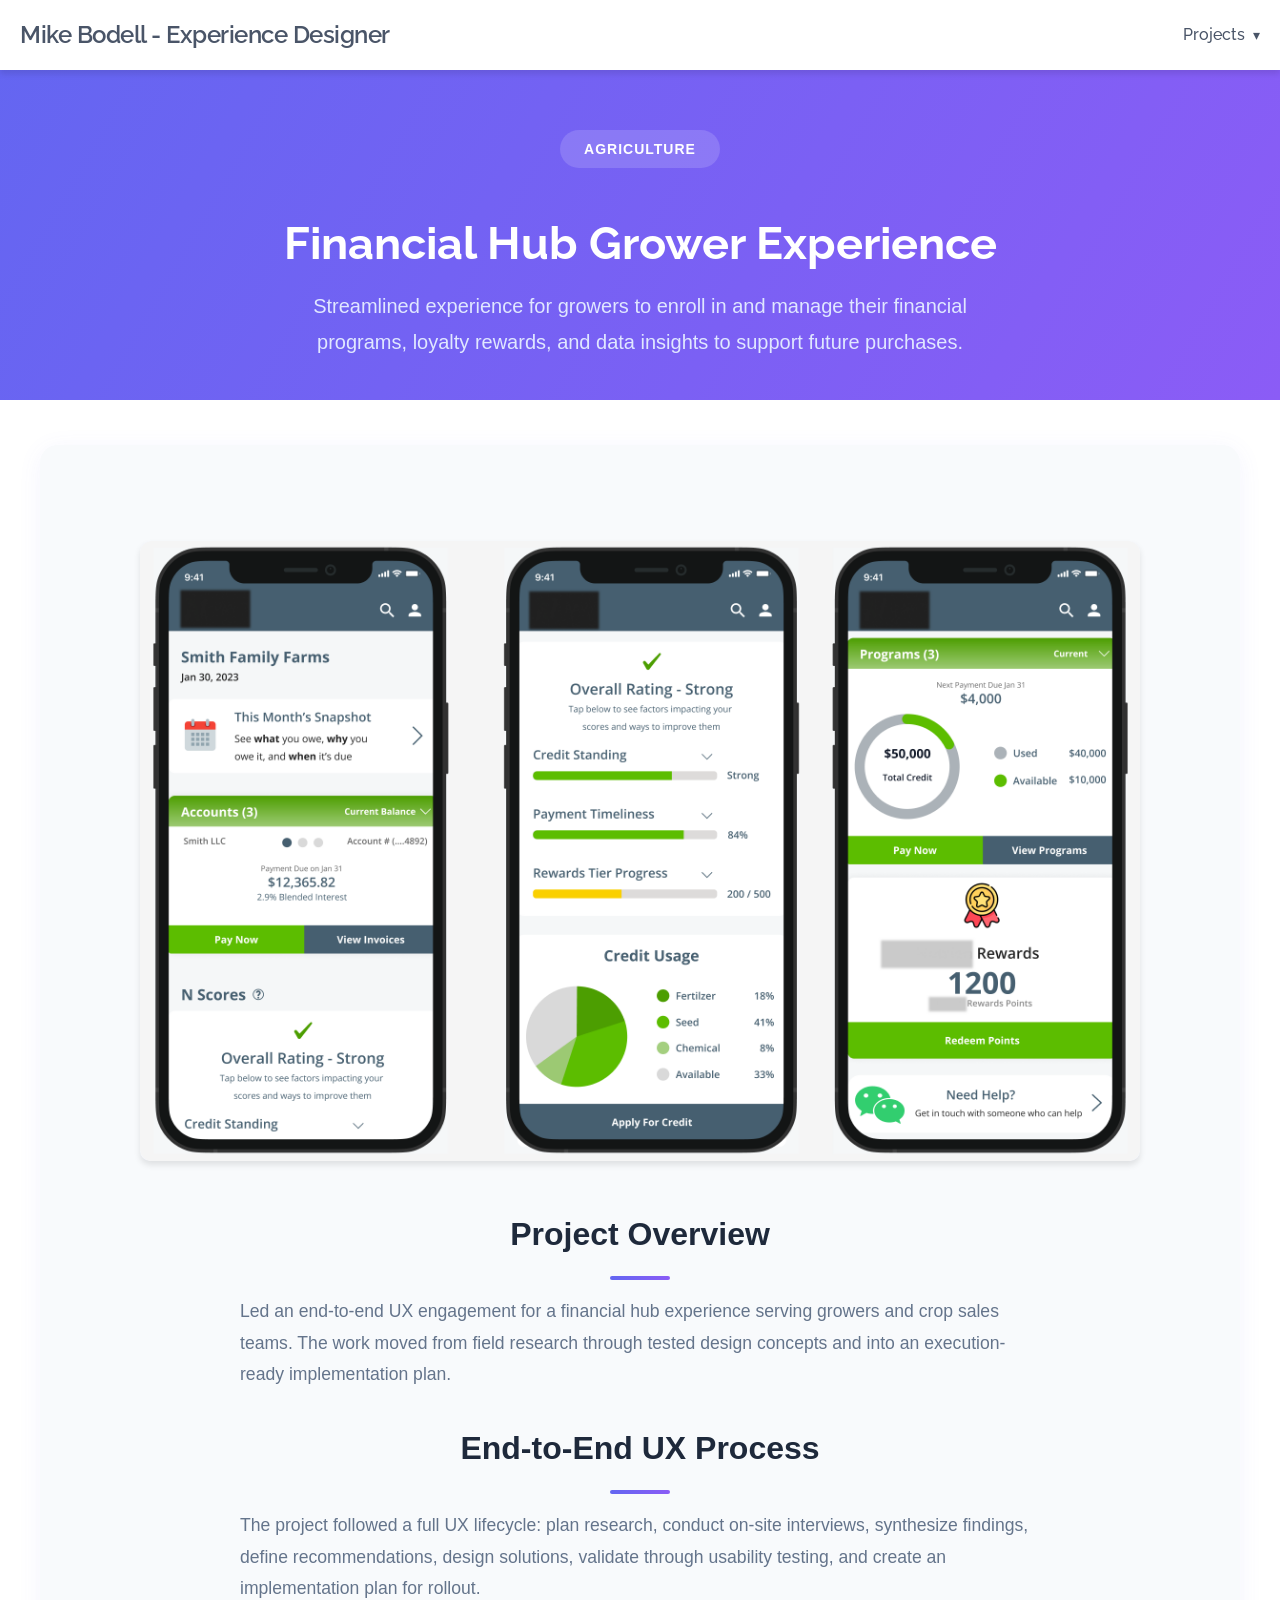
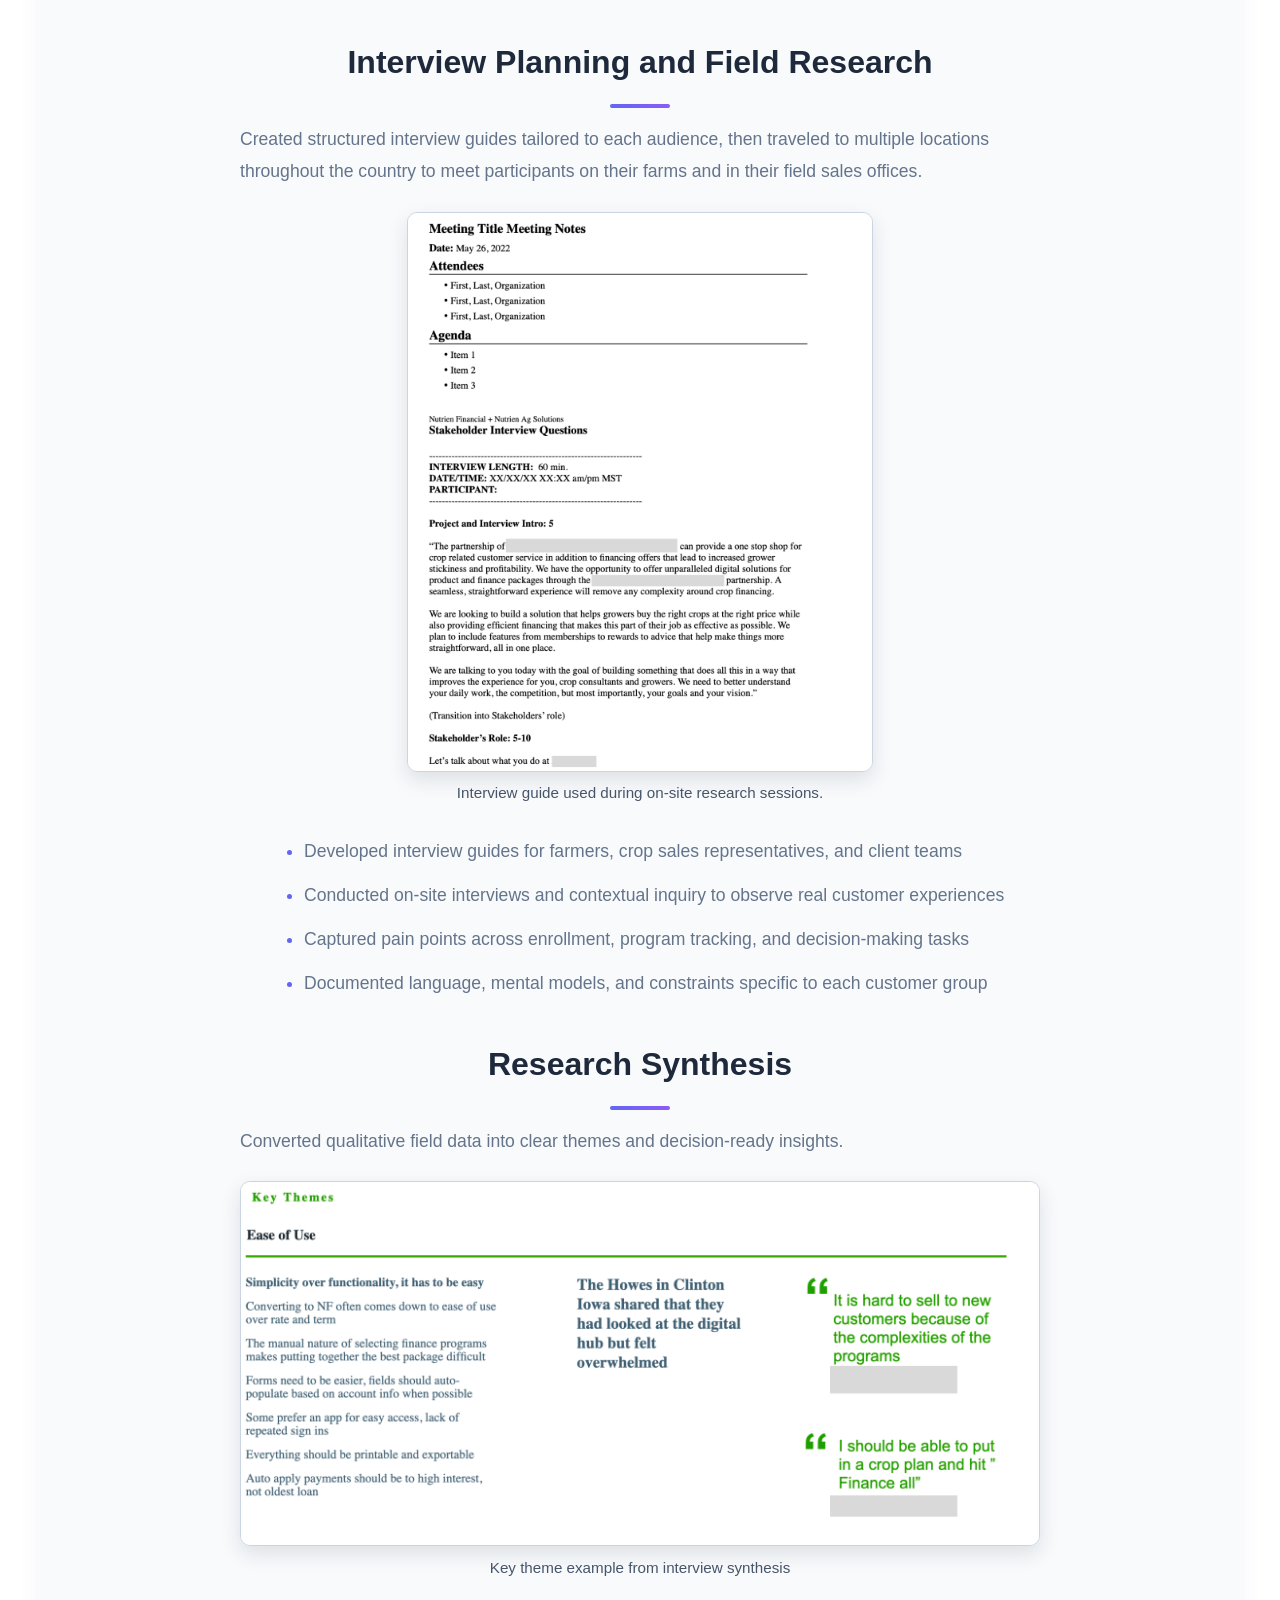
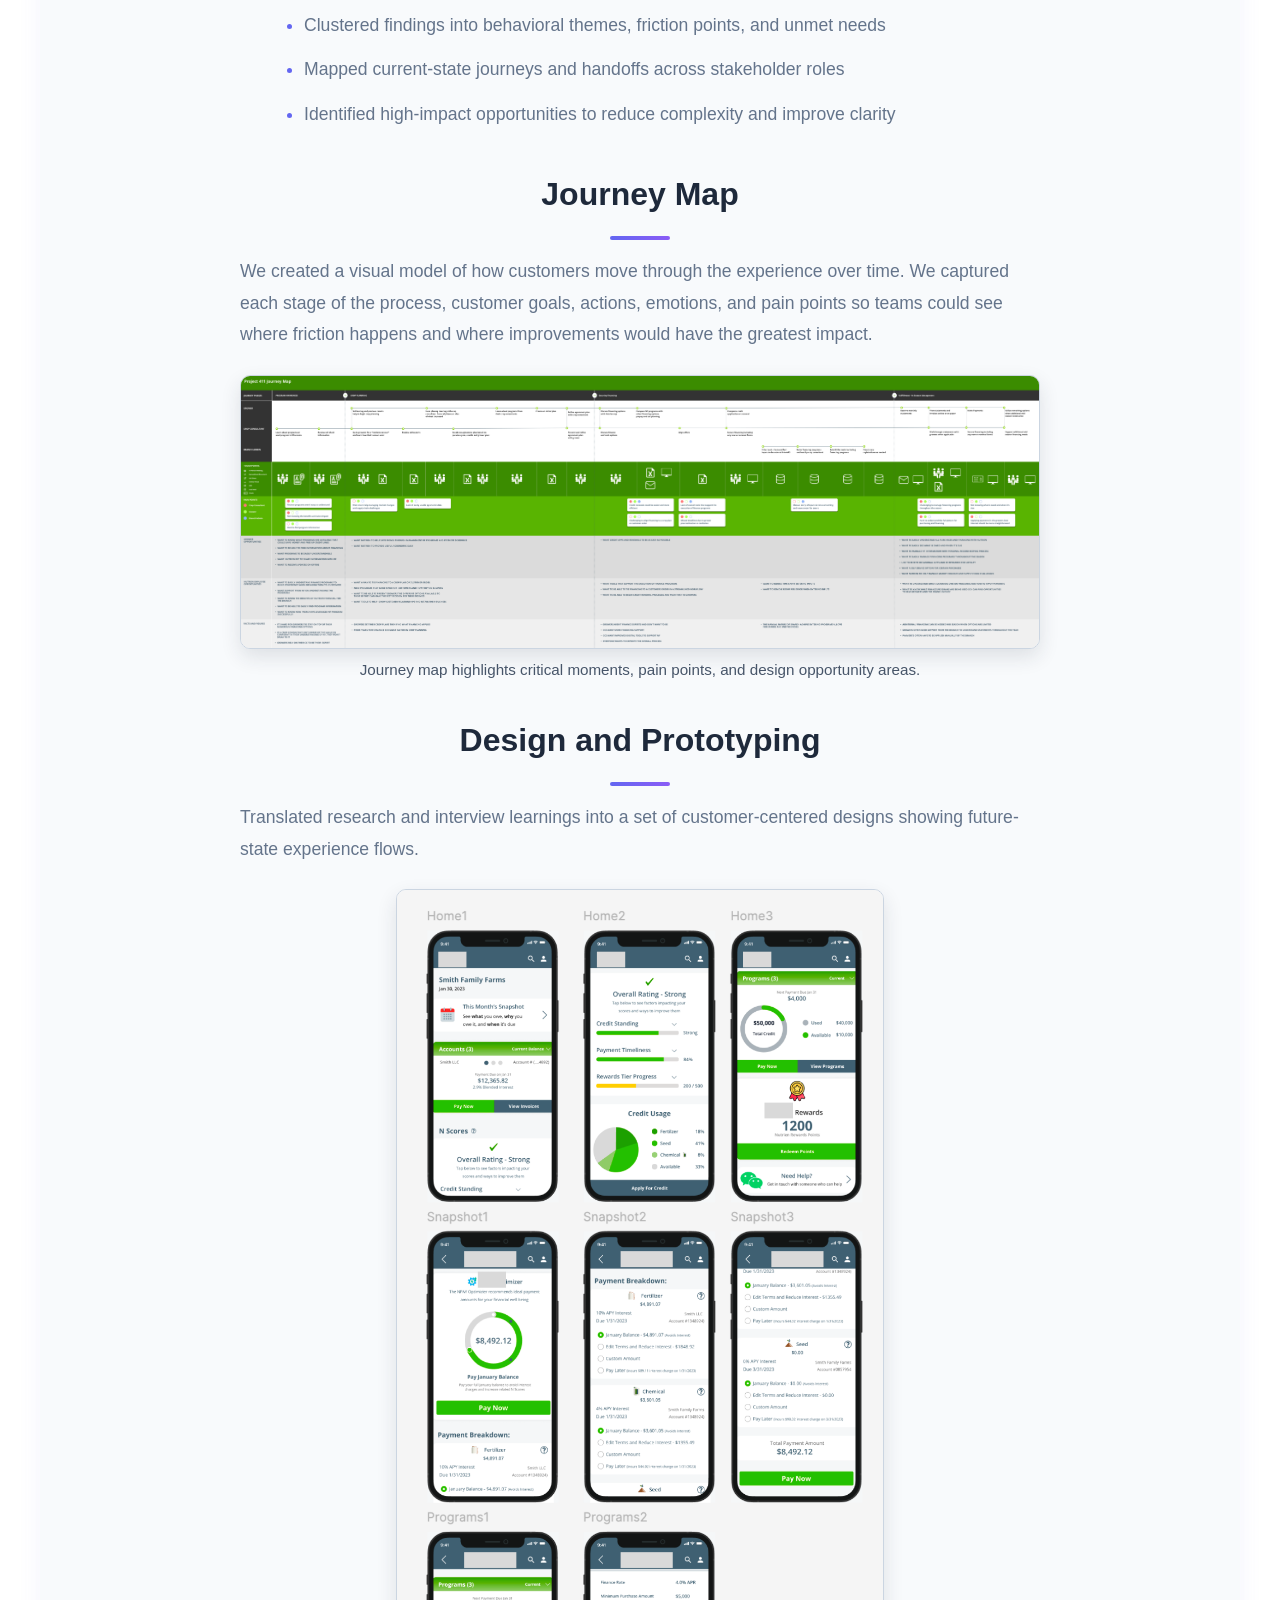
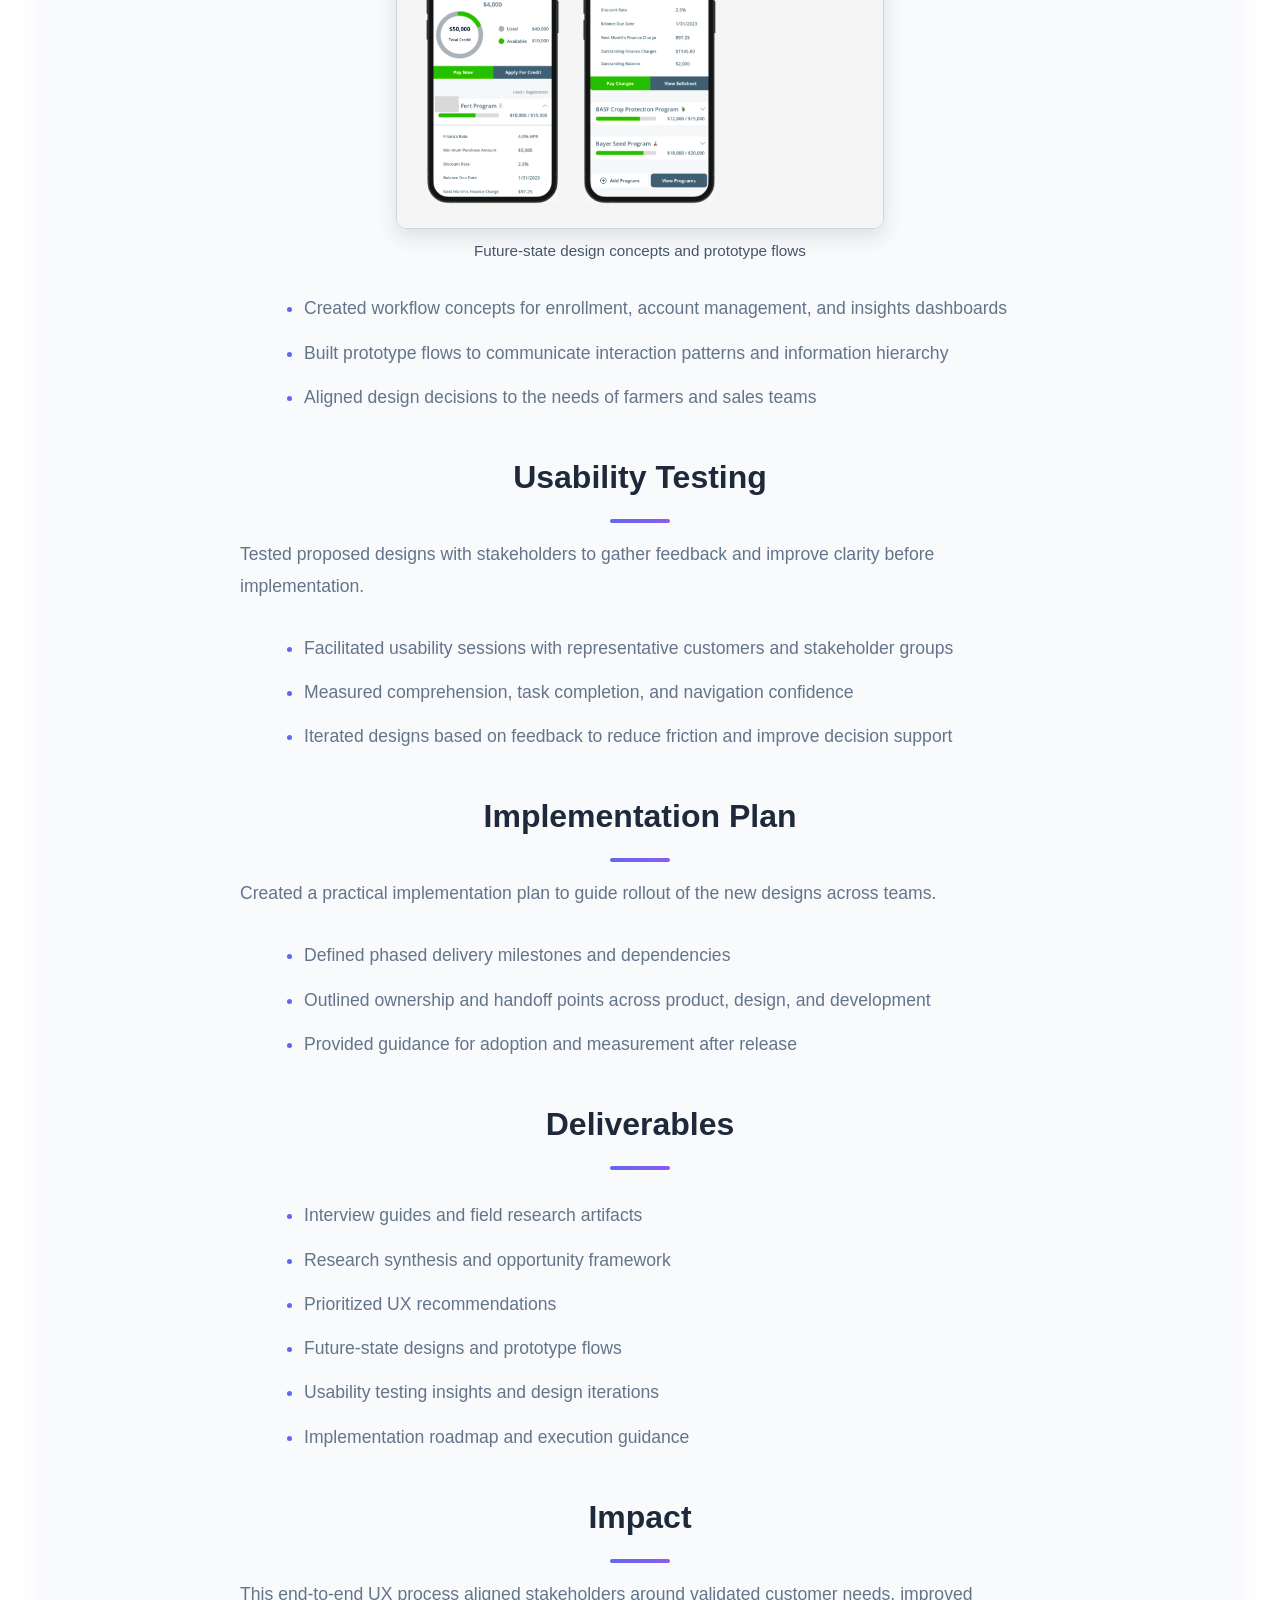
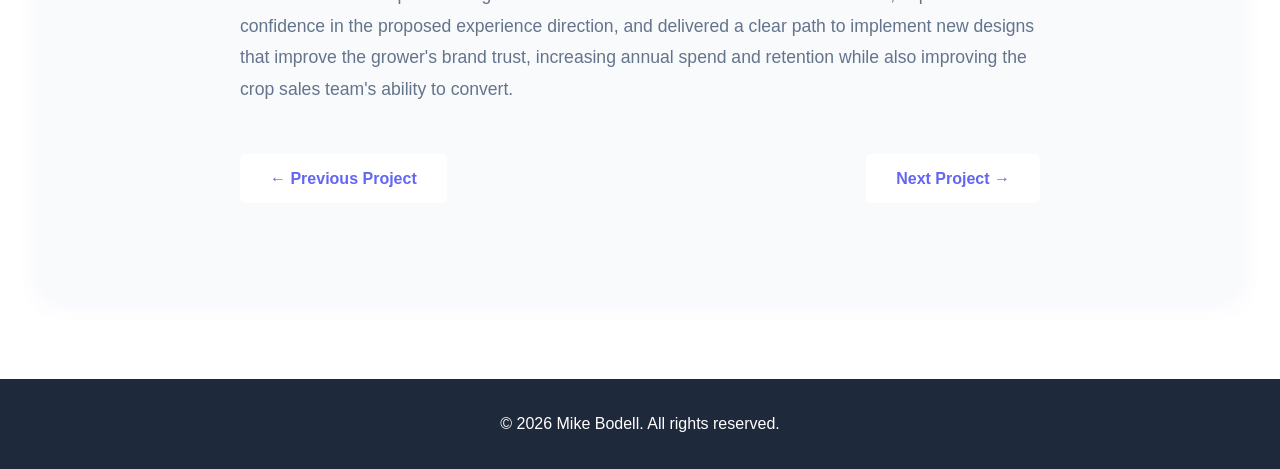
<file: project-agriculture.html>
<!DOCTYPE html>
<html lang="en">
<head>
    <meta charset="UTF-8">
    <meta name="viewport" content="width=device-width, initial-scale=1.0">
    <title>Financial Hub Grower Experience - Mike Bodell</title>
    <link rel="preconnect" href="https://fonts.googleapis.com">
    <link rel="preconnect" href="https://fonts.gstatic.com" crossorigin>
    <link href="https://fonts.googleapis.com/css2?family=Raleway:wght@400;600;700&display=swap" rel="stylesheet">
    <link rel="stylesheet" href="css/styles.css">
</head>
<body>
        <!-- Project Hero Banner -->
        <section class="project-hero" style="background: linear-gradient(120deg, #6366f1 0%, #8b5cf6 100%); padding: 130px 0 40px; color: #fff; text-align: center;">
            <div class="container">
                <span class="industry-badge" style="background: rgba(255,255,255,0.15); color: #fff;">Agriculture</span>
                <h1 style="font-size: 2.8rem; margin: 1rem 0 0.5rem; font-family: 'Raleway', sans-serif;">Financial Hub Grower Experience</h1>
                <p class="project-intro" style="font-size: 1.25rem; color: #e0e7ff; max-width: 700px; margin: 0 auto;">Streamlined experience for growers to enroll in and manage their financial programs, loyalty rewards, and data insights to support future purchases.</p>
            </div>
        </section>
    <nav class="navbar">
        <div class="container">
            <a href="index.html#home" class="nav-brand">Mike Bodell - Experience Designer</a>
            <button class="nav-toggle" aria-label="Toggle navigation">
                <span></span>
                <span></span>
                <span></span>
            </button>
            <ul class="nav-menu">
                <li class="nav-item-dropdown">
                    <a href="index.html#projects" class="nav-link">Projects</a>
                    <ul class="dropdown-menu">
                        <li><a href="project-telecomm.html">Telecomm E-Commerce Site</a></li>
                        <li><a href="project-realestate.html">Real Estate Visualization Platform</a></li>
                        <li><a href="project-agriculture.html">Agriculture Financial Hub</a></li>
                        <li><a href="project-accessibility.html">Accessibility Strategy Implementation</a></li>
                        <li><a href="project-publicsector.html">Public Sector Salesforce Design</a></li>
                        <li><a href="project-aerospace.html">Aerospace Tools Design</a></li>
                    </ul>
                </li>

            </ul>
        </div>
    </nav>

    <section class="project-detail">
        <div class="container" style="background: #f8fafc; border-radius: 18px; box-shadow: 0 4px 24px rgba(99,102,241,0.07); padding: 3rem 2rem; margin-top: -60px;">
            <div class="project-image-full" style="max-width: 1000px !important; width: 1000px !important; margin-bottom: 2.5rem;">
                <img src="Images/Agriculture Tile.png" alt="Agriculture Project" style="object-fit: contain; max-width: 100%; height: auto; border-radius: 12px; box-shadow: 0 2px 12px rgba(99,102,241,0.08);">
            </div>
            <div class="project-content-detail">
                <h2 class="section-title">Project Overview</h2>
                <p>Led an end-to-end UX engagement for a financial hub experience serving growers and crop sales teams. The work moved from field research through tested design concepts and into an execution-ready implementation plan.</p>

                <h2 class="section-title">End-to-End UX Process</h2>
                <p>The project followed a full UX lifecycle: plan research, conduct on-site interviews, synthesize findings, define recommendations, design solutions, validate through usability testing, and create an implementation plan for rollout.</p>

                <h2 class="section-title">Interview Planning and Field Research</h2>
                <p>Created structured interview guides tailored to each audience, then traveled to multiple locations throughout the country to meet participants on their farms and in their field sales offices.</p>
                <figure class="prototype-figure">
                    <img src="Images/Agriculture Interview Guide 2.png" alt="Agriculture interview guide used for field research with farmers, crop sales representatives, and client stakeholders." style="width: auto; max-width: 100%; max-height: 560px; margin: 0 auto;">
                    <figcaption style="text-align: center;">Interview guide used during on-site research sessions.</figcaption>
                </figure>
                <ul>
                    <li>Developed interview guides for farmers, crop sales representatives, and client teams</li>
                    <li>Conducted on-site interviews and contextual inquiry to observe real customer experiences</li>
                    <li>Captured pain points across enrollment, program tracking, and decision-making tasks</li>
                    <li>Documented language, mental models, and constraints specific to each customer group</li>
                </ul>

                <h2 class="section-title">Research Synthesis</h2>
                <p>Converted qualitative field data into clear themes and decision-ready insights.</p>
                <figure class="prototype-figure">
                    <img src="Images/Agriculture Interview Synthesis.png" alt="Agriculture interview synthesis showing clustered research themes and opportunity areas.">
                    <figcaption>Key theme example from interview synthesis</figcaption>
                </figure>
                <ul>
                    <li>Clustered findings into behavioral themes, friction points, and unmet needs</li>
                    <li>Mapped current-state journeys and handoffs across stakeholder roles</li>
                    <li>Identified high-impact opportunities to reduce complexity and improve clarity</li>
                </ul>

                <h2 class="section-title">Journey Map</h2>
                <p>We created a visual model of how customers move through the experience over time. We captured each stage of the process, customer goals, actions, emotions, and pain points so teams could see where friction happens and where improvements would have the greatest impact.</p>
                <figure class="prototype-figure">
                    <img src="Images/Agriculture Journey Map.png" alt="Agriculture journey map showing customer stages, goals, pain points, and opportunity areas across the end-to-end experience.">
                    <figcaption>Journey map highlights critical moments, pain points, and design opportunity areas.</figcaption>
                </figure>

                <h2 class="section-title">Design and Prototyping</h2>
                <p>Translated research and interview learnings into a set of customer-centered designs showing future-state experience flows.</p>
                <figure class="prototype-figure">
                    <img src="Images/Agriculture Designs 2.png" alt="Agriculture future-state design concepts and prototype screens for enrollment, account management, and insights workflows." style="width: auto; max-width: 100%; max-height: 940px; margin: 0 auto;">
                    <figcaption>Future-state design concepts and prototype flows</figcaption>
                </figure>
                <ul>
                    <li>Created workflow concepts for enrollment, account management, and insights dashboards</li>
                    <li>Built prototype flows to communicate interaction patterns and information hierarchy</li>
                    <li>Aligned design decisions to the needs of farmers and sales teams</li>
                </ul>

                <h2 class="section-title">Usability Testing</h2>
                <p>Tested proposed designs with stakeholders to gather feedback and improve clarity before implementation.</p>
                <ul>
                    <li>Facilitated usability sessions with representative customers and stakeholder groups</li>
                    <li>Measured comprehension, task completion, and navigation confidence</li>
                    <li>Iterated designs based on feedback to reduce friction and improve decision support</li>
                </ul>

                <h2 class="section-title">Implementation Plan</h2>
                <p>Created a practical implementation plan to guide rollout of the new designs across teams.</p>
                <ul>
                    <li>Defined phased delivery milestones and dependencies</li>
                    <li>Outlined ownership and handoff points across product, design, and development</li>
                    <li>Provided guidance for adoption and measurement after release</li>
                </ul>

                <h2 class="section-title">Deliverables</h2>
                <ul>
                    <li>Interview guides and field research artifacts</li>
                    <li>Research synthesis and opportunity framework</li>
                    <li>Prioritized UX recommendations</li>
                    <li>Future-state designs and prototype flows</li>
                    <li>Usability testing insights and design iterations</li>
                    <li>Implementation roadmap and execution guidance</li>
                </ul>

                <h2 class="section-title">Impact</h2>
                <p>This end-to-end UX process aligned stakeholders around validated customer needs, improved confidence in the proposed experience direction, and delivered a clear path to implement new designs that improve the grower's brand trust, increasing annual spend and retention while also improving the crop sales team's ability to convert.</p>
            </div>
            <div class="project-navigation" style="margin-top: 2.5rem;">
                <a href="project-realestate.html" class="btn btn-primary" style="margin-right: 1rem;">← Previous Project</a>
                <a href="project-accessibility.html" class="btn btn-primary">Next Project →</a>
            </div>
        </div>
    </section>

    <footer class="footer">
        <div class="container">
            <p>&copy; 2026 Mike Bodell. All rights reserved.</p>
        </div>
    </footer>

    <script src="js/script.js"></script>
</body>
</html>
</file>
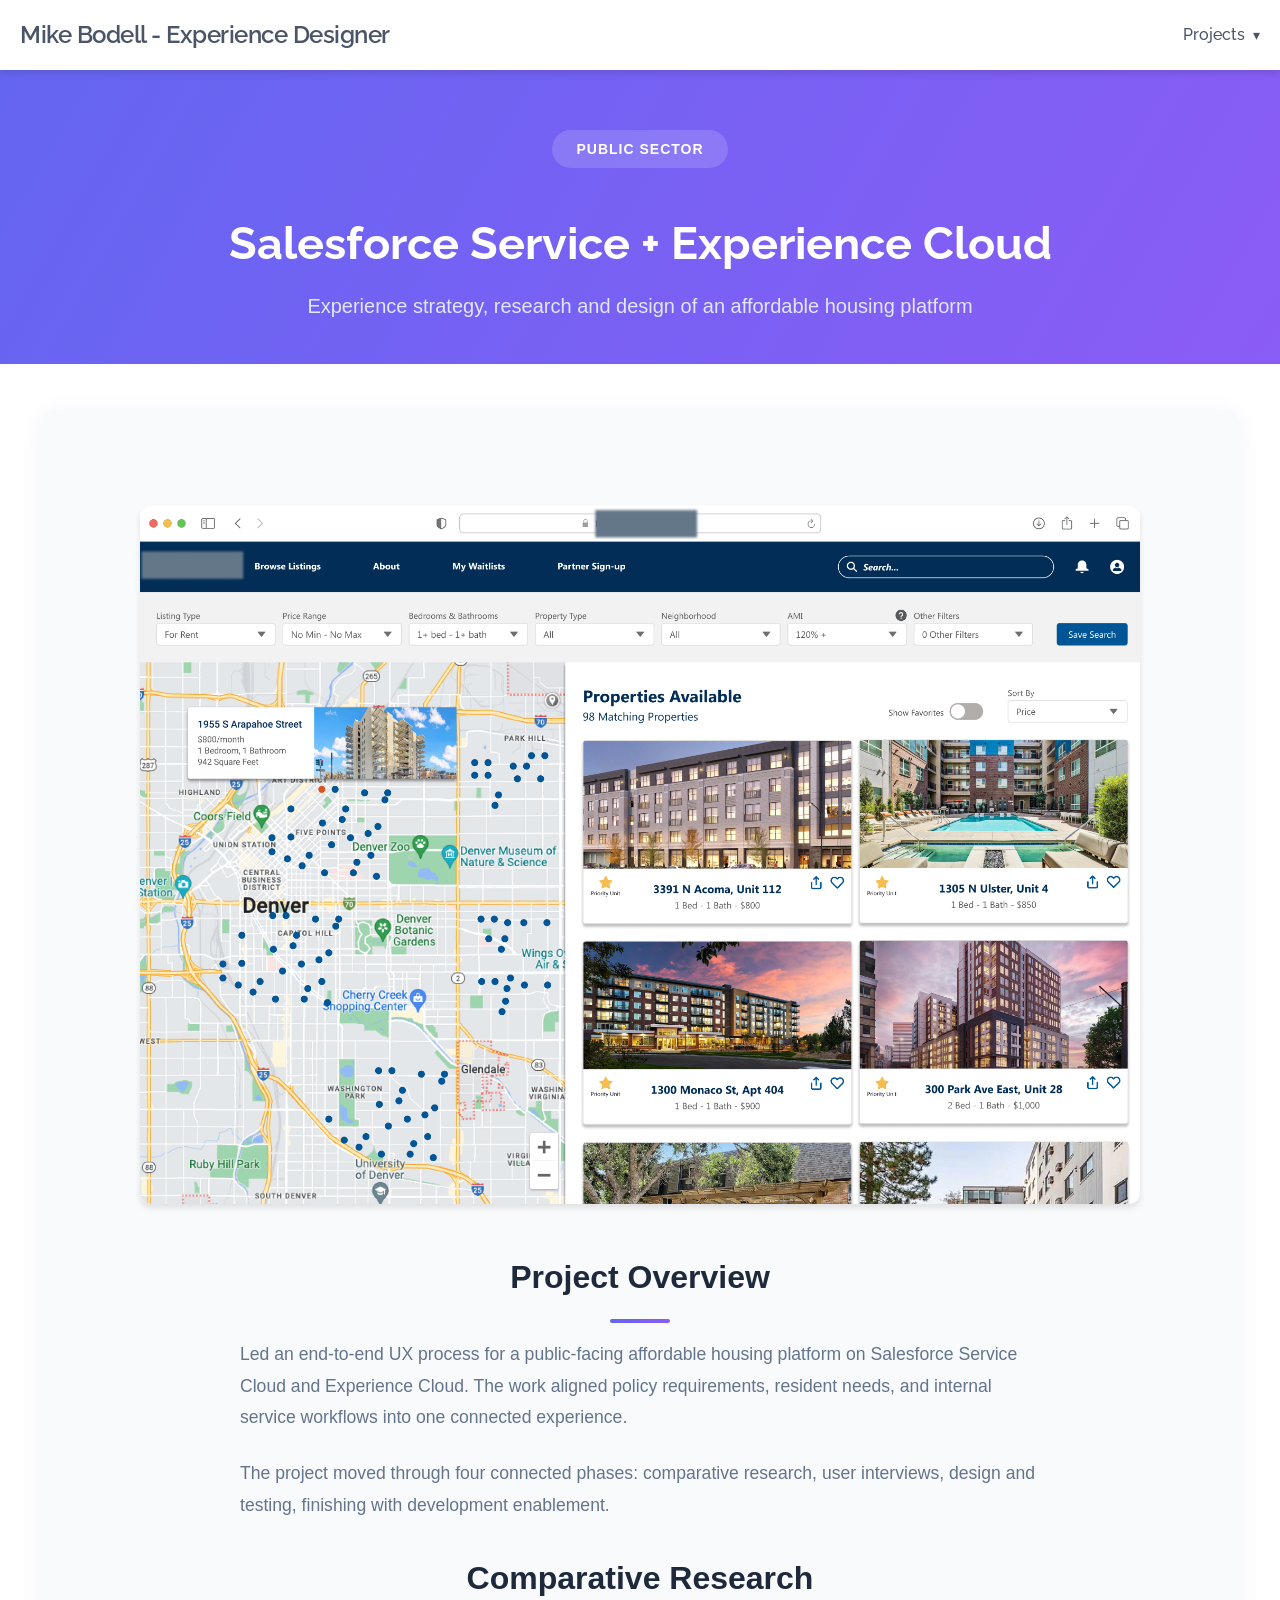
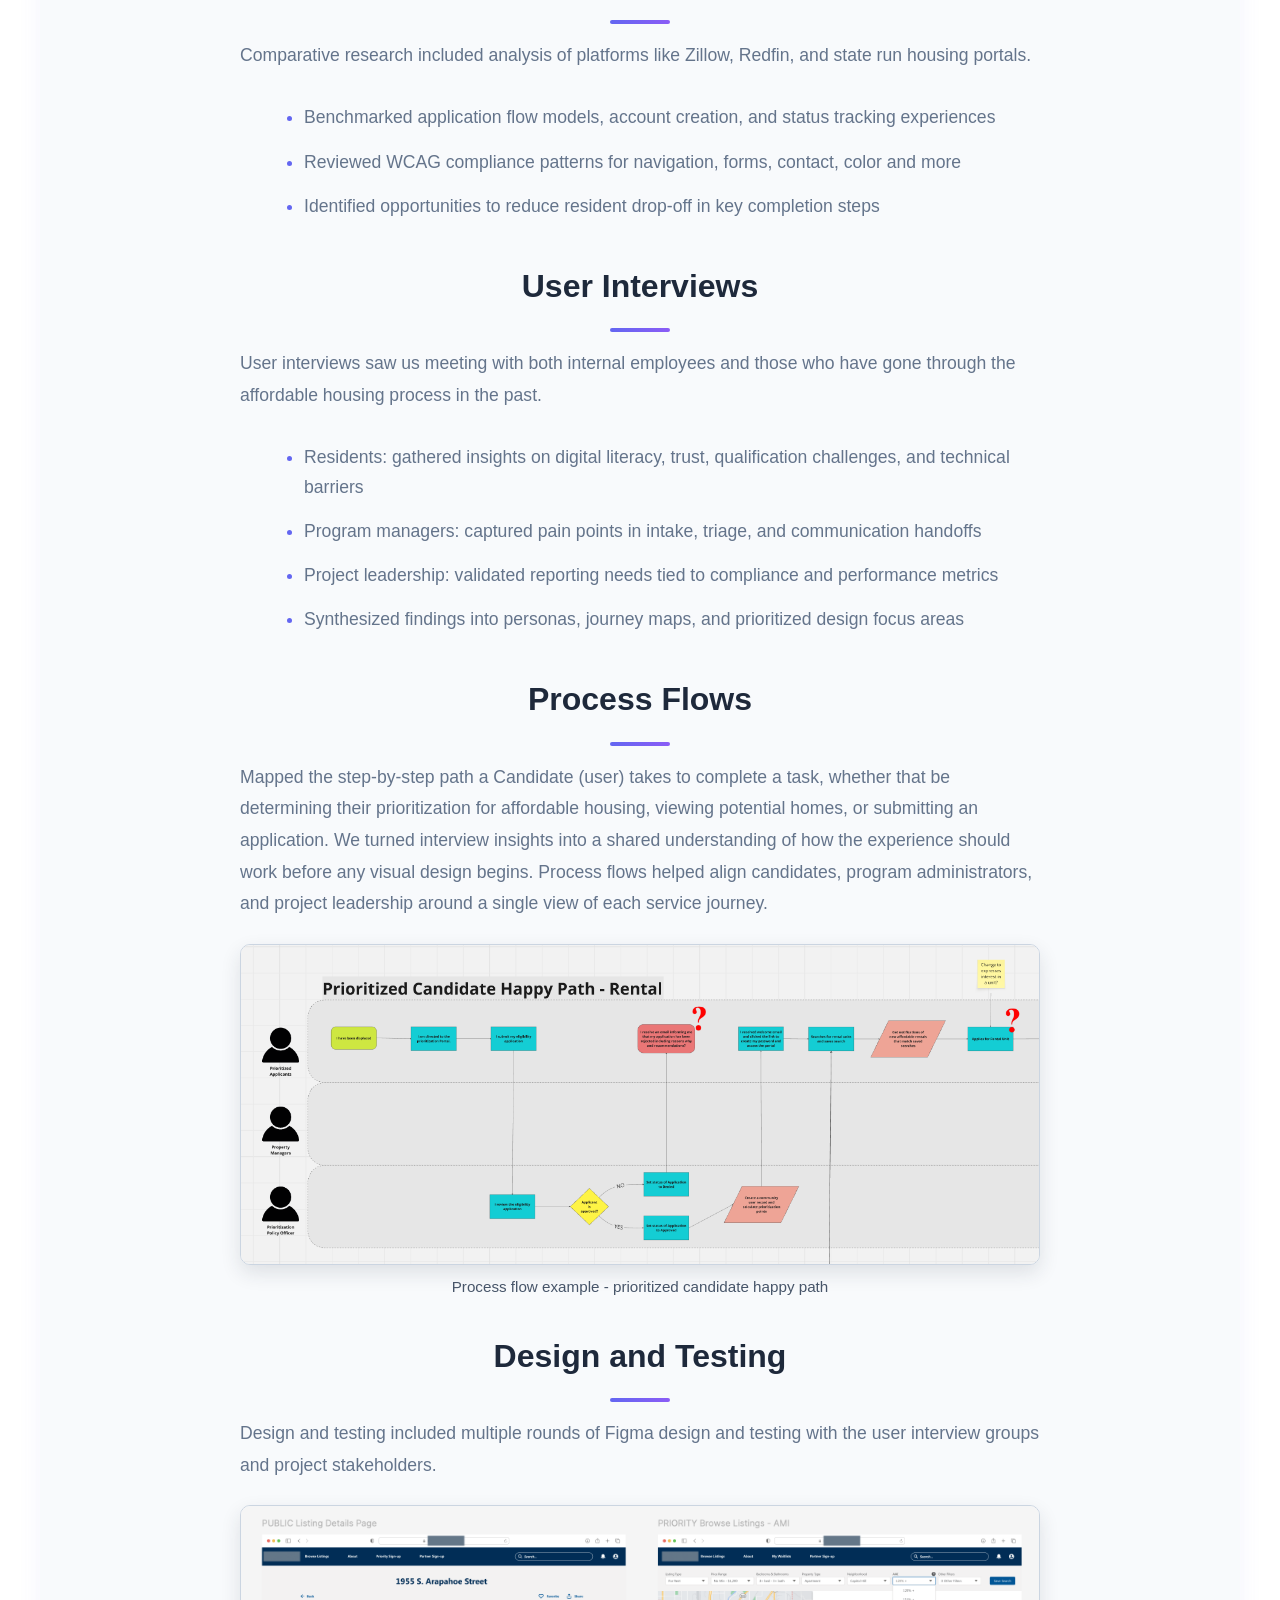
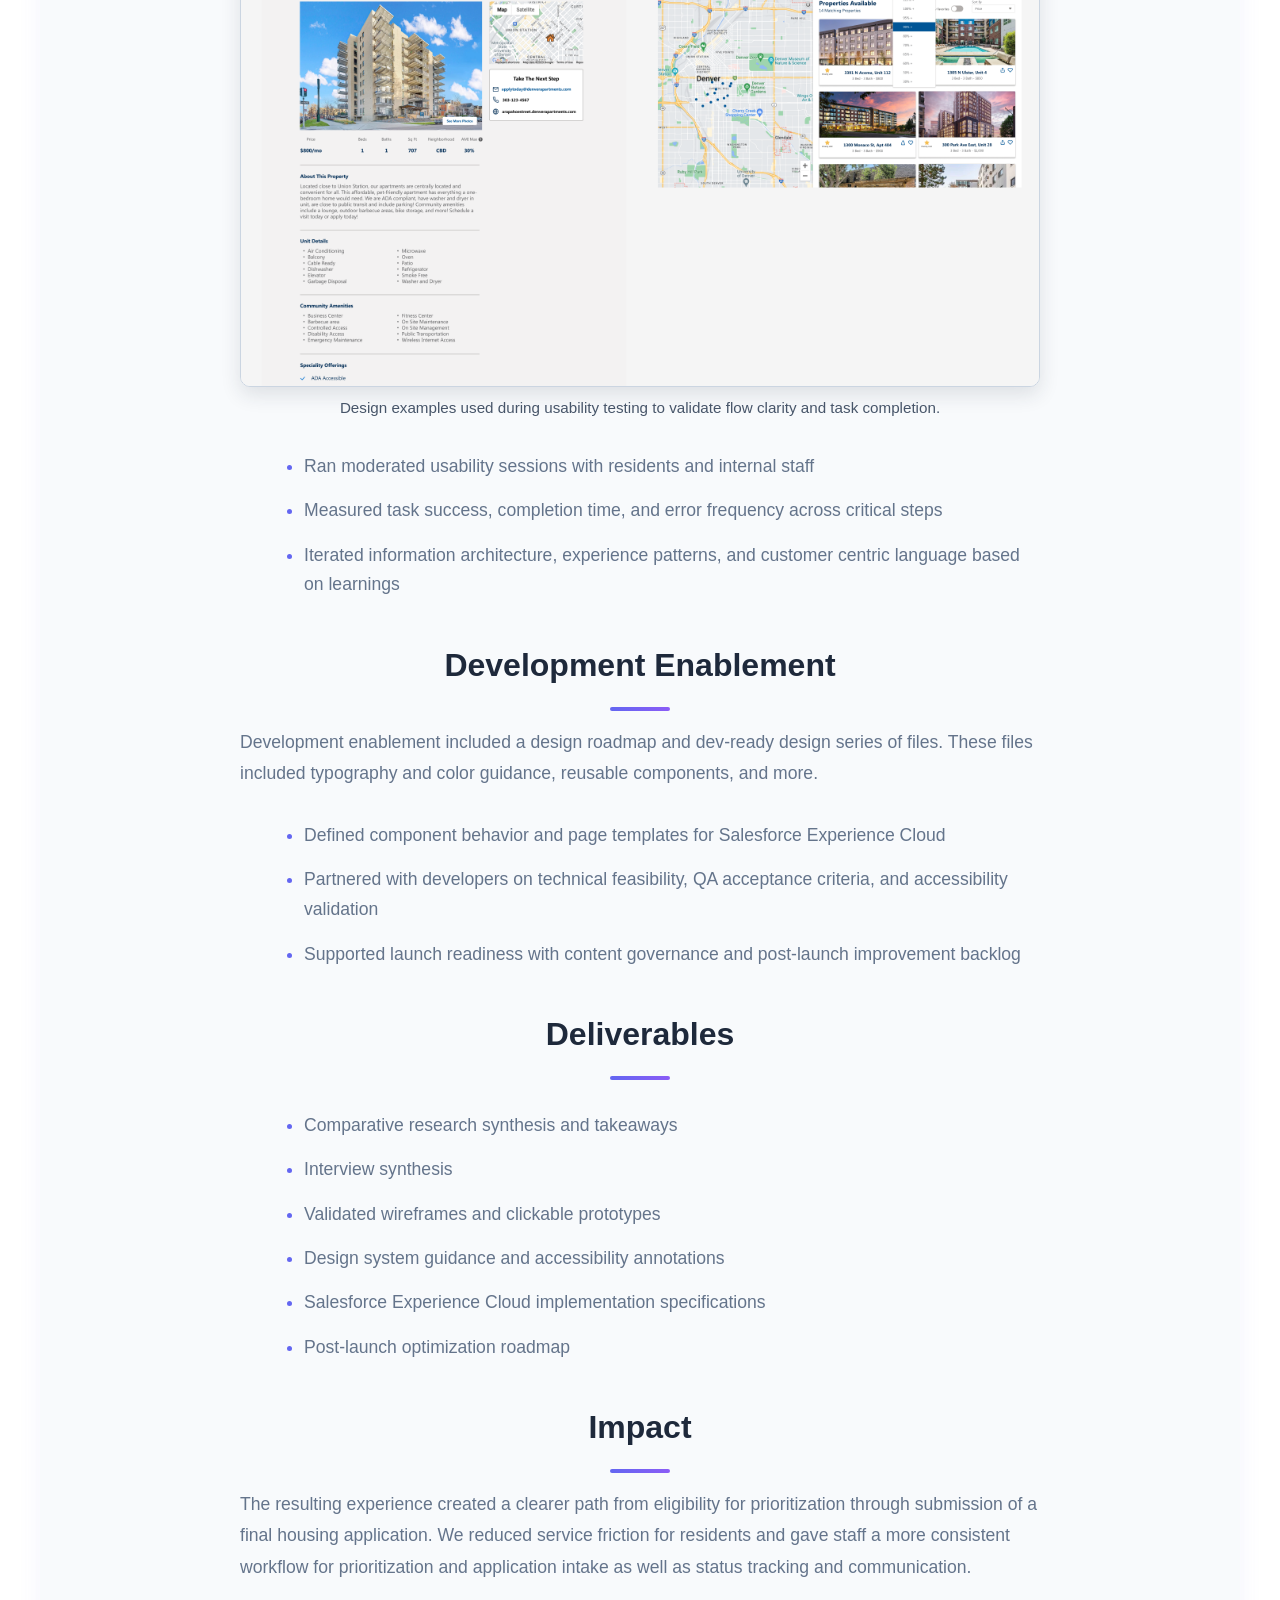
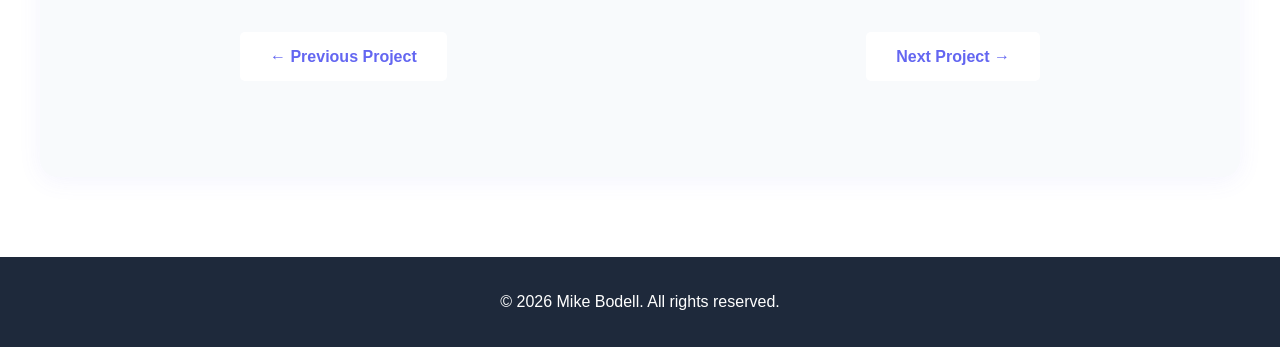
<file: project-publicsector.html>
<!DOCTYPE html>
<html lang="en">
<head>
    <meta charset="UTF-8">
    <meta name="viewport" content="width=device-width, initial-scale=1.0">
    <title>Salesforce Service + Experience Cloud - Mike Bodell</title>
    <link rel="preconnect" href="https://fonts.googleapis.com">
    <link rel="preconnect" href="https://fonts.gstatic.com" crossorigin>
    <link href="https://fonts.googleapis.com/css2?family=Raleway:wght@400;600;700&display=swap" rel="stylesheet">
    <link rel="stylesheet" href="css/styles.css">
</head>
<body>
        <!-- Project Hero Banner -->
        <section class="project-hero" style="background: linear-gradient(120deg, #6366f1 0%, #8b5cf6 100%); padding: 130px 0 40px; color: #fff; text-align: center;">
            <div class="container">
                <span class="industry-badge" style="background: rgba(255,255,255,0.15); color: #fff;">Public Sector</span>
                <h1 style="font-size: 2.8rem; margin: 1rem 0 0.5rem; font-family: 'Raleway', sans-serif;">Salesforce Service + Experience Cloud</h1>
                <p class="project-intro" style="font-size: 1.25rem; color: #e0e7ff; max-width: 700px; margin: 0 auto;">Experience strategy, research and design of an affordable housing platform</p>
            </div>
        </section>
    <nav class="navbar">
        <div class="container">
            <a href="index.html#home" class="nav-brand">Mike Bodell - Experience Designer</a>
            <button class="nav-toggle" aria-label="Toggle navigation">
                <span></span>
                <span></span>
                <span></span>
            </button>
            <ul class="nav-menu">
                <li class="nav-item-dropdown">
                    <a href="index.html#projects" class="nav-link">Projects</a>
                    <ul class="dropdown-menu">
                        <li><a href="project-telecomm.html">Telecomm E-Commerce Site</a></li>
                        <li><a href="project-realestate.html">Real Estate Visualization Platform</a></li>
                        <li><a href="project-agriculture.html">Agriculture Financial Hub</a></li>
                        <li><a href="project-accessibility.html">Accessibility Strategy Implementation</a></li>
                        <li><a href="project-publicsector.html">Public Sector Salesforce Design</a></li>
                        <li><a href="project-aerospace.html">Aerospace Tools Design</a></li>
                    </ul>
                </li>

            </ul>
        </div>
    </nav>

    <section class="project-detail">
        <div class="container" style="background: #f8fafc; border-radius: 18px; box-shadow: 0 4px 24px rgba(99,102,241,0.07); padding: 3rem 2rem; margin-top: -60px;">
            <div class="project-image-full" style="max-width: 1000px !important; width: 1000px !important; margin-bottom: 2.5rem;">
                <img src="Images/Public Sector Tile 2.png" alt="Public Sector Project" style="object-fit: contain; max-width: 100%; height: auto; border-radius: 12px; box-shadow: 0 2px 12px rgba(99,102,241,0.08);">
            </div>
            <div class="project-content-detail">
                <h2 class="section-title">Project Overview</h2>
                <p>Led an end-to-end UX process for a public-facing affordable housing platform on Salesforce Service Cloud and Experience Cloud. The work aligned policy requirements, resident needs, and internal service workflows into one connected experience.</p>
                <p>The project moved through four connected phases: comparative research, user interviews, design and testing, finishing with development enablement.</p>

                <h2 class="section-title">Comparative Research</h2>
                <p>Comparative research included analysis of platforms like Zillow, Redfin, and state run housing portals.</p>
                <ul>
                    <li>Benchmarked application flow models, account creation, and status tracking experiences</li>
                    <li>Reviewed WCAG compliance patterns for navigation, forms, contact, color and more</li>
                    <li>Identified opportunities to reduce resident drop-off in key completion steps</li>
                </ul>

                <h2 class="section-title">User Interviews</h2>
                <p>User interviews saw us meeting with both internal employees and those who have gone through the affordable housing process in the past.</p>
                <ul>
                    <li>Residents: gathered insights on digital literacy, trust, qualification challenges, and technical barriers</li>
                    <li>Program managers: captured pain points in intake, triage, and communication handoffs</li>
                    <li>Project leadership: validated reporting needs tied to compliance and performance metrics</li>
                    <li>Synthesized findings into personas, journey maps, and prioritized design focus areas</li>
                </ul>

                <h2 class="section-title">Process Flows</h2>
                <p>Mapped the step-by-step path a Candidate (user) takes to complete a task, whether that be determining their prioritization for affordable housing, viewing potential homes, or submitting an application. We turned interview insights into a shared understanding of how the experience should work before any visual design begins. Process flows helped align candidates, program administrators, and project leadership around a single view of each service journey.</p>
                <figure class="prototype-figure">
                    <img src="Images/Public Sector Process Flow.png" alt="Public sector process flow diagram showing the resident service journey from eligibility through application submission and case status.">
                    <figcaption>Process flow example - prioritized candidate happy path</figcaption>
                </figure>

                <h2 class="section-title">Design and Testing</h2>
                <p>Design and testing included multiple rounds of Figma design and testing with the user interview groups and project stakeholders.</p>
                <figure class="prototype-figure">
                    <img src="Images/Public Sector Design Examples 2.png" alt="Public sector design testing examples showing service journey screens and interaction patterns.">
                    <figcaption>Design examples used during usability testing to validate flow clarity and task completion.</figcaption>
                </figure>
                <ul>
                    <li>Ran moderated usability sessions with residents and internal staff</li>
                    <li>Measured task success, completion time, and error frequency across critical steps</li>
                    <li>Iterated information architecture, experience patterns, and customer centric language based on learnings</li>
                </ul>

                <h2 class="section-title">Development Enablement</h2>
                <p>Development enablement included a design roadmap and dev-ready design series of files. These files included typography and color guidance, reusable components, and more.</p>
                <ul>
                    <li>Defined component behavior and page templates for Salesforce Experience Cloud</li>
                    <li>Partnered with developers on technical feasibility, QA acceptance criteria, and accessibility validation</li>
                    <li>Supported launch readiness with content governance and post-launch improvement backlog</li>
                </ul>

                <h2 class="section-title">Deliverables</h2>
                <ul>
                    <li>Comparative research synthesis and takeaways</li>
                    <li>Interview synthesis</li>
                    <li>Validated wireframes and clickable prototypes</li>
                    <li>Design system guidance and accessibility annotations</li>
                    <li>Salesforce Experience Cloud implementation specifications</li>
                    <li>Post-launch optimization roadmap</li>
                </ul>

                <h2 class="section-title">Impact</h2>
                <p>The resulting experience created a clearer path from eligibility for prioritization through submission of a final housing application. We reduced service friction for residents and gave staff a more consistent workflow for prioritization and application intake as well as status tracking and communication.</p>
            </div>
            <div class="project-navigation" style="margin-top: 2.5rem;">
                <a href="project-accessibility.html" class="btn btn-primary" style="margin-right: 1rem;">← Previous Project</a>
                <a href="project-aerospace.html" class="btn btn-primary">Next Project →</a>
            </div>
        </div>
    </section>

    <footer class="footer">
        <div class="container">
            <p>&copy; 2026 Mike Bodell. All rights reserved.</p>
        </div>
    </footer>

    <script src="js/script.js"></script>
</body>
</html>
</file>
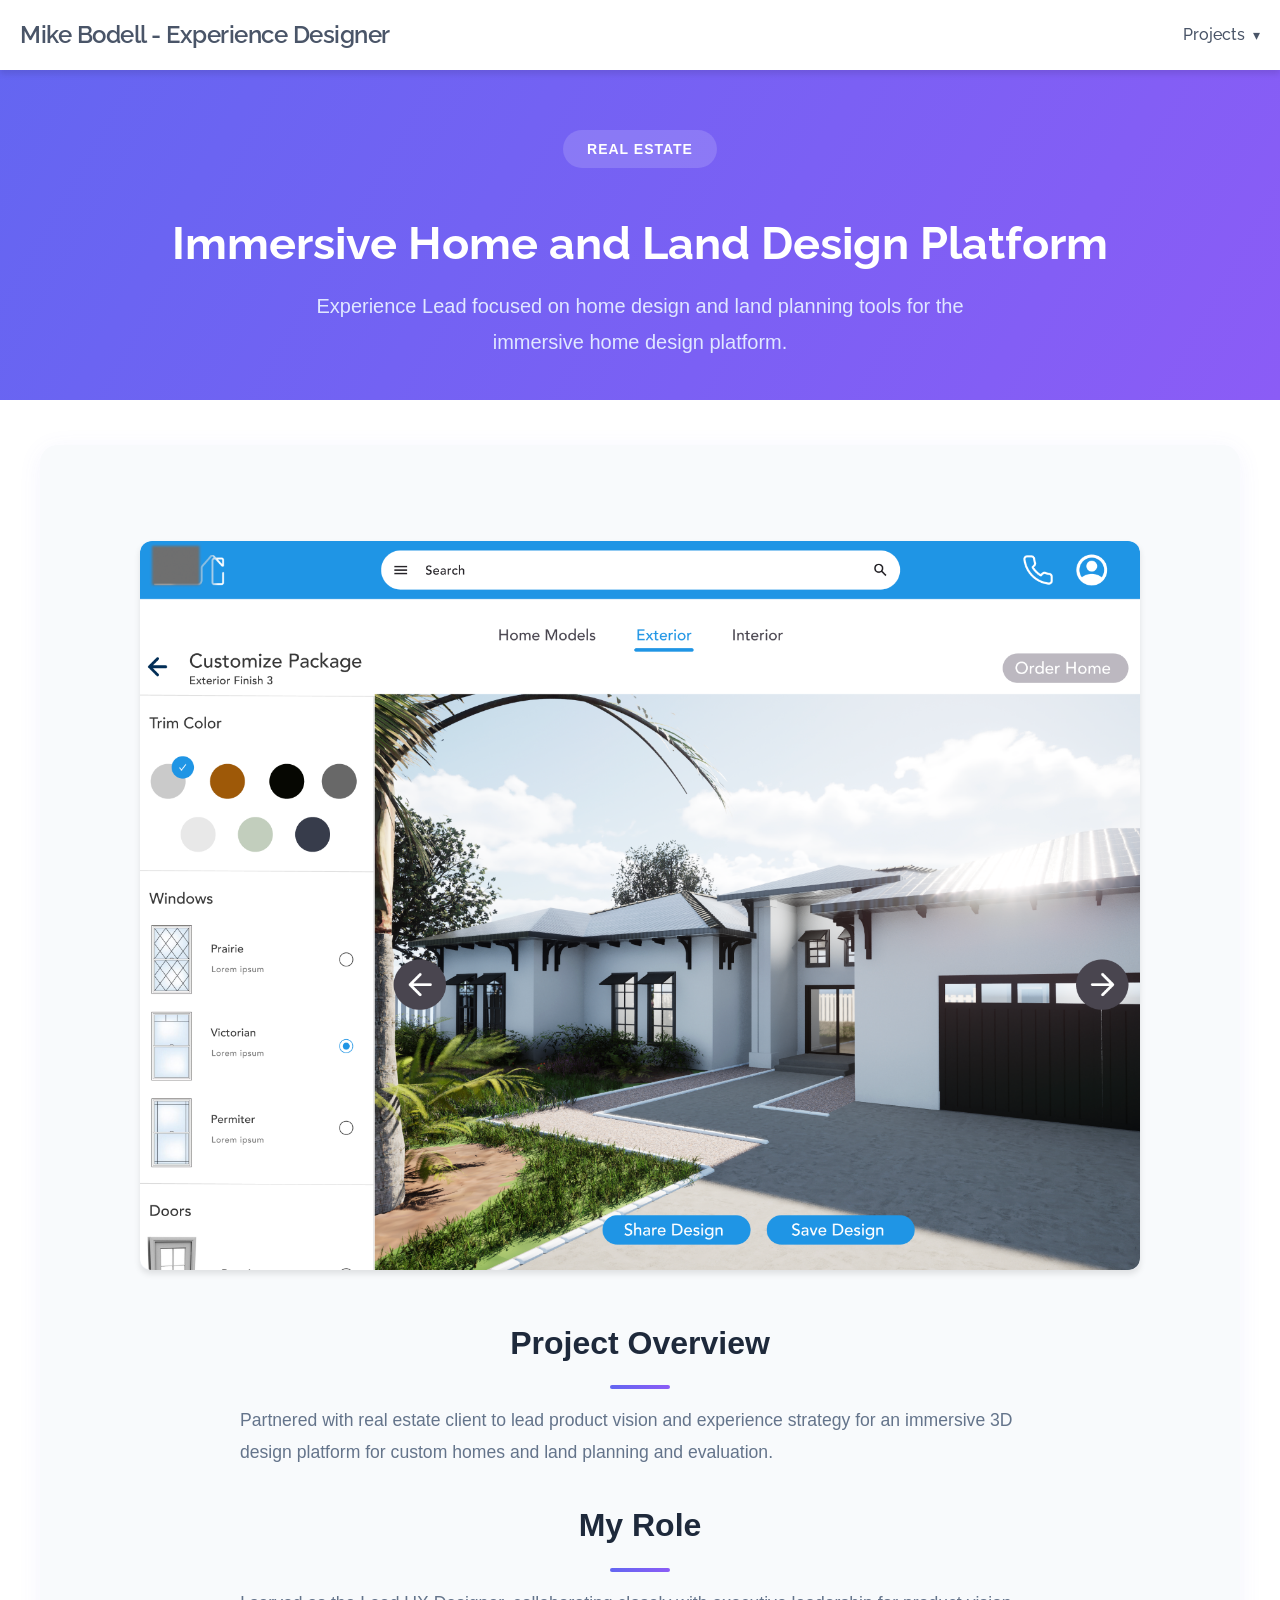
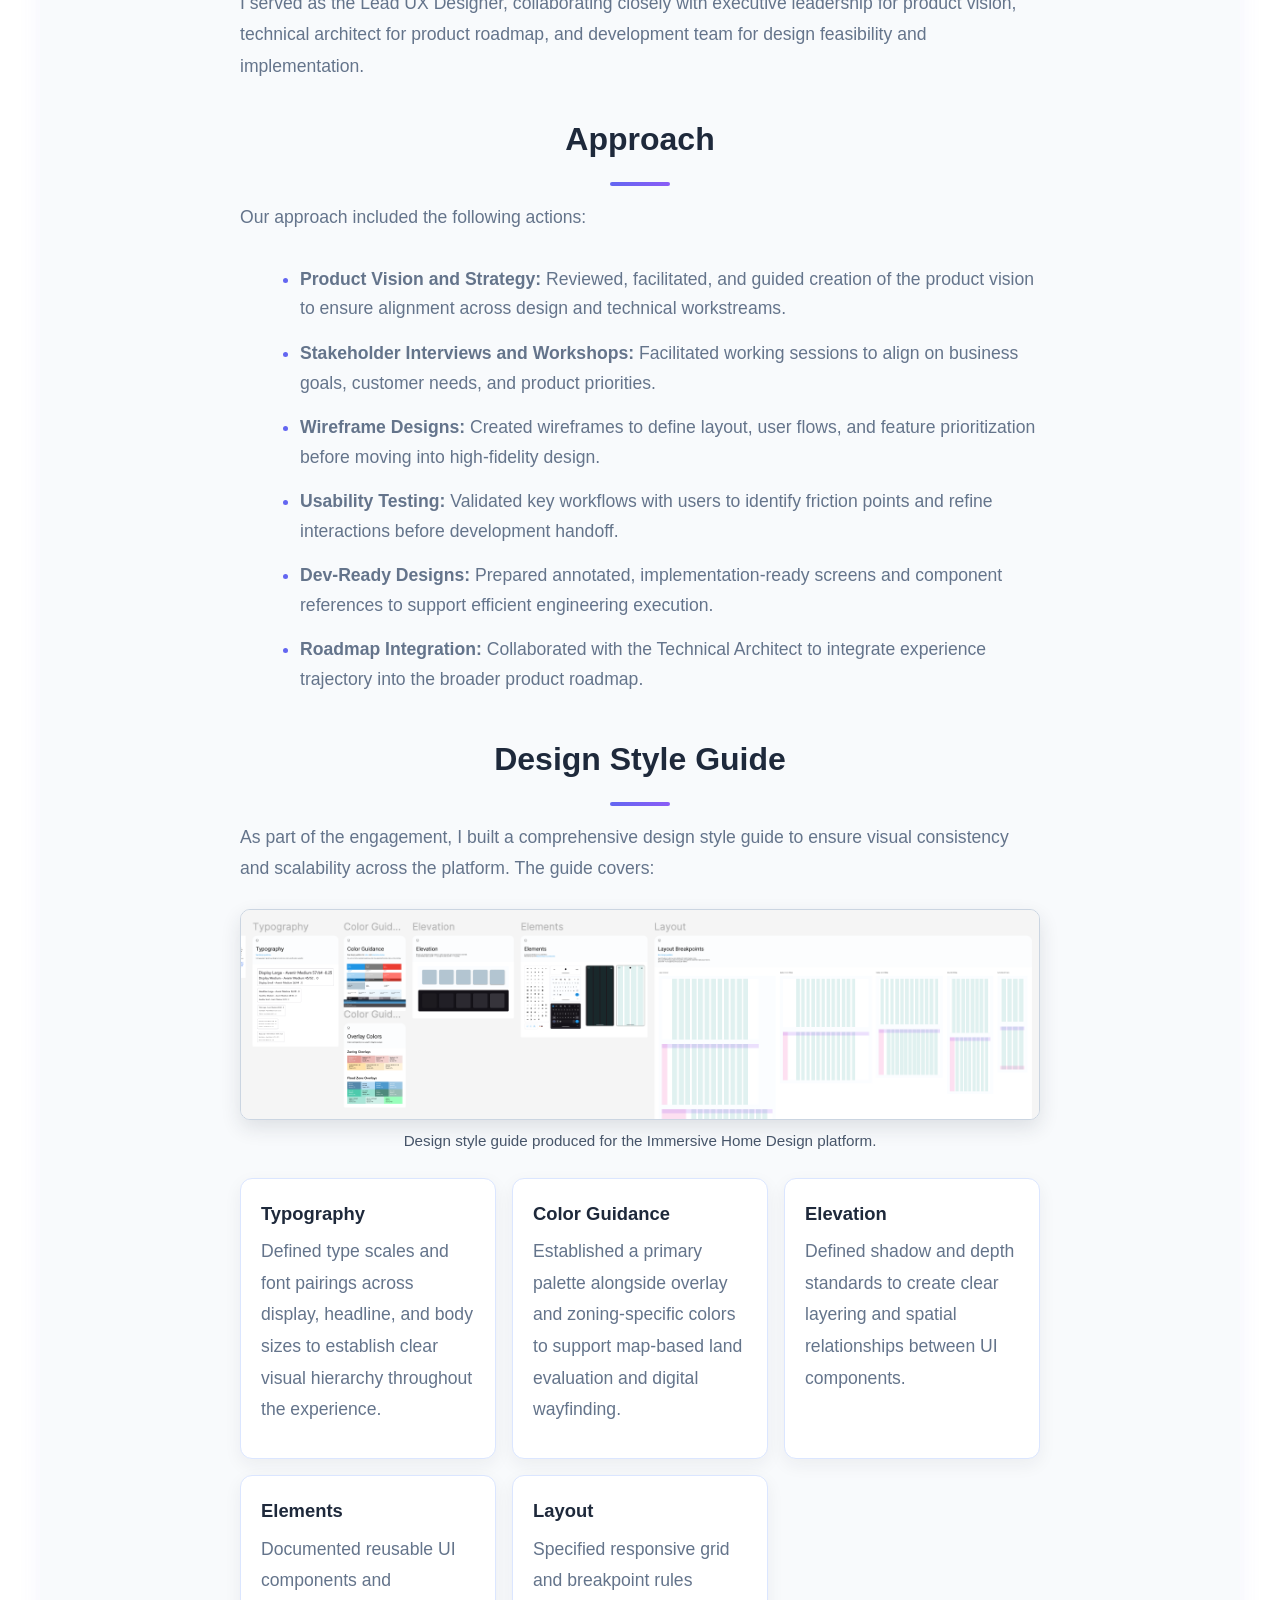
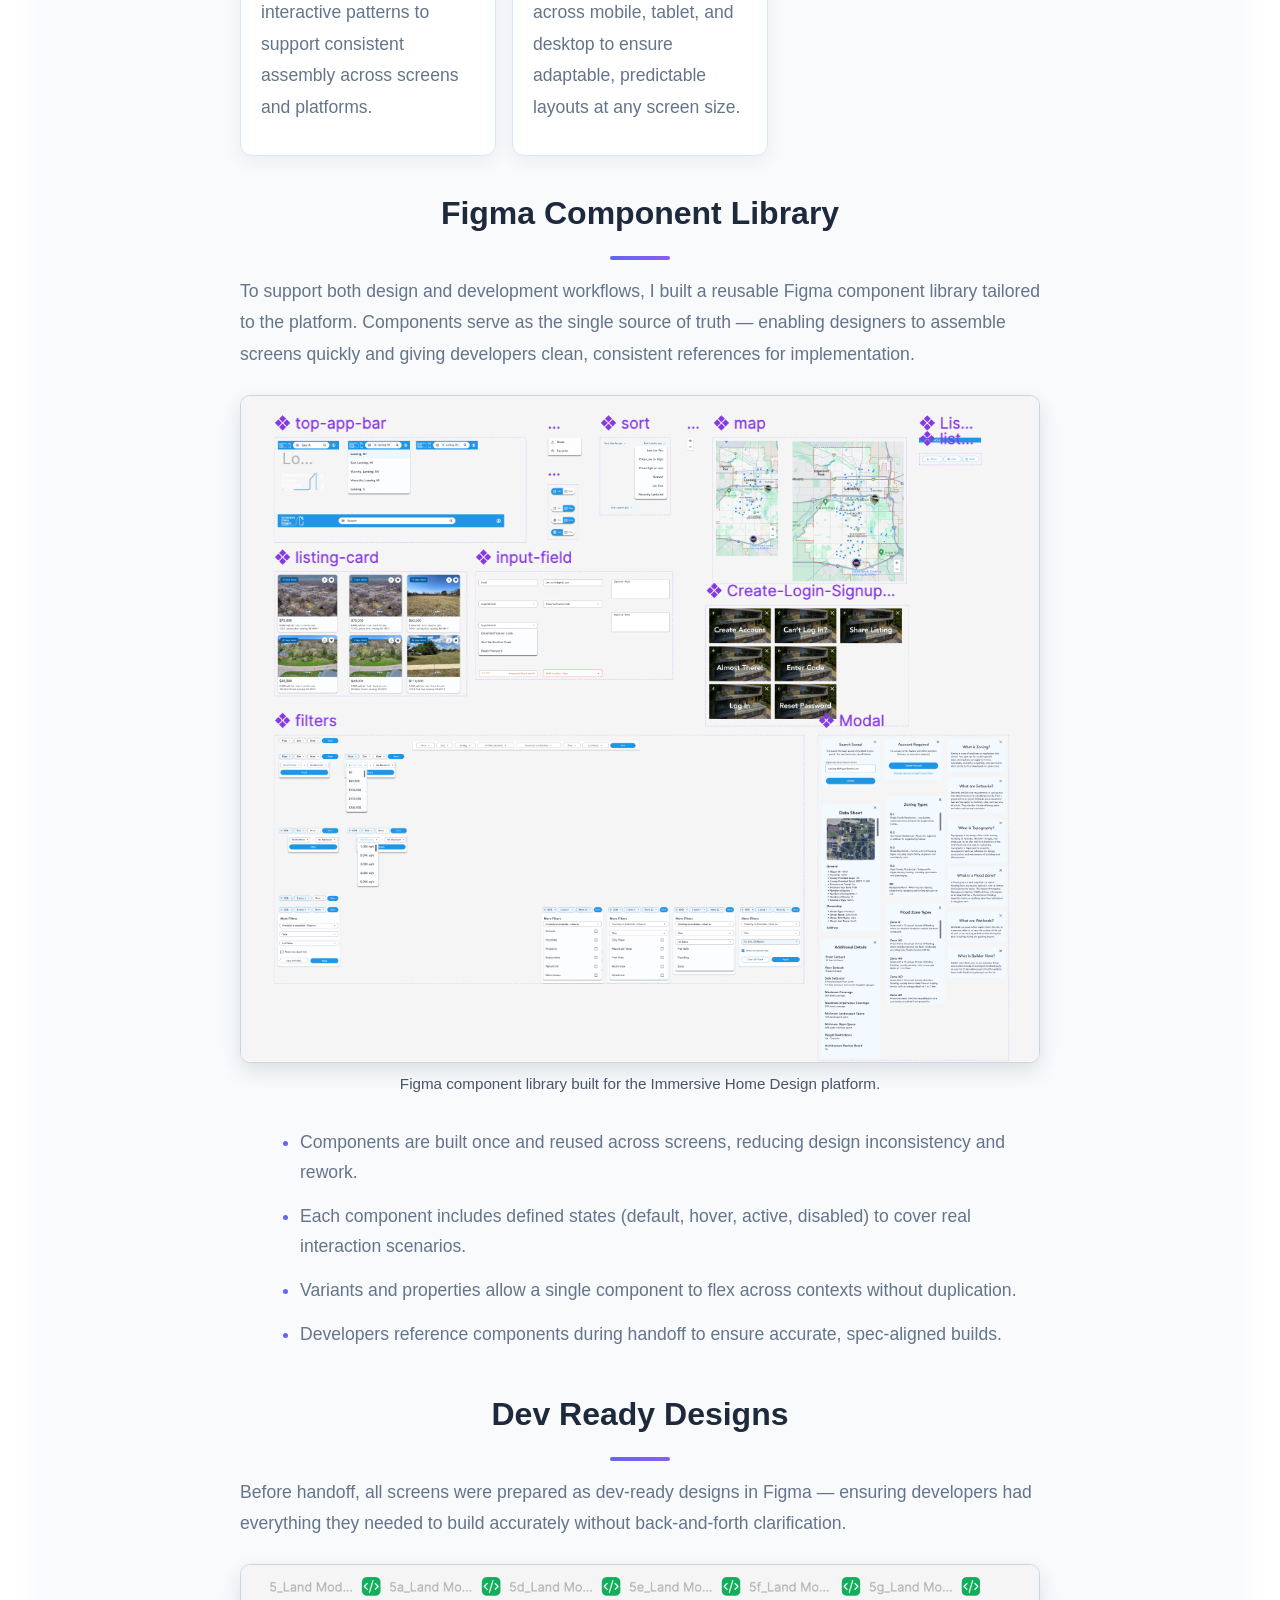
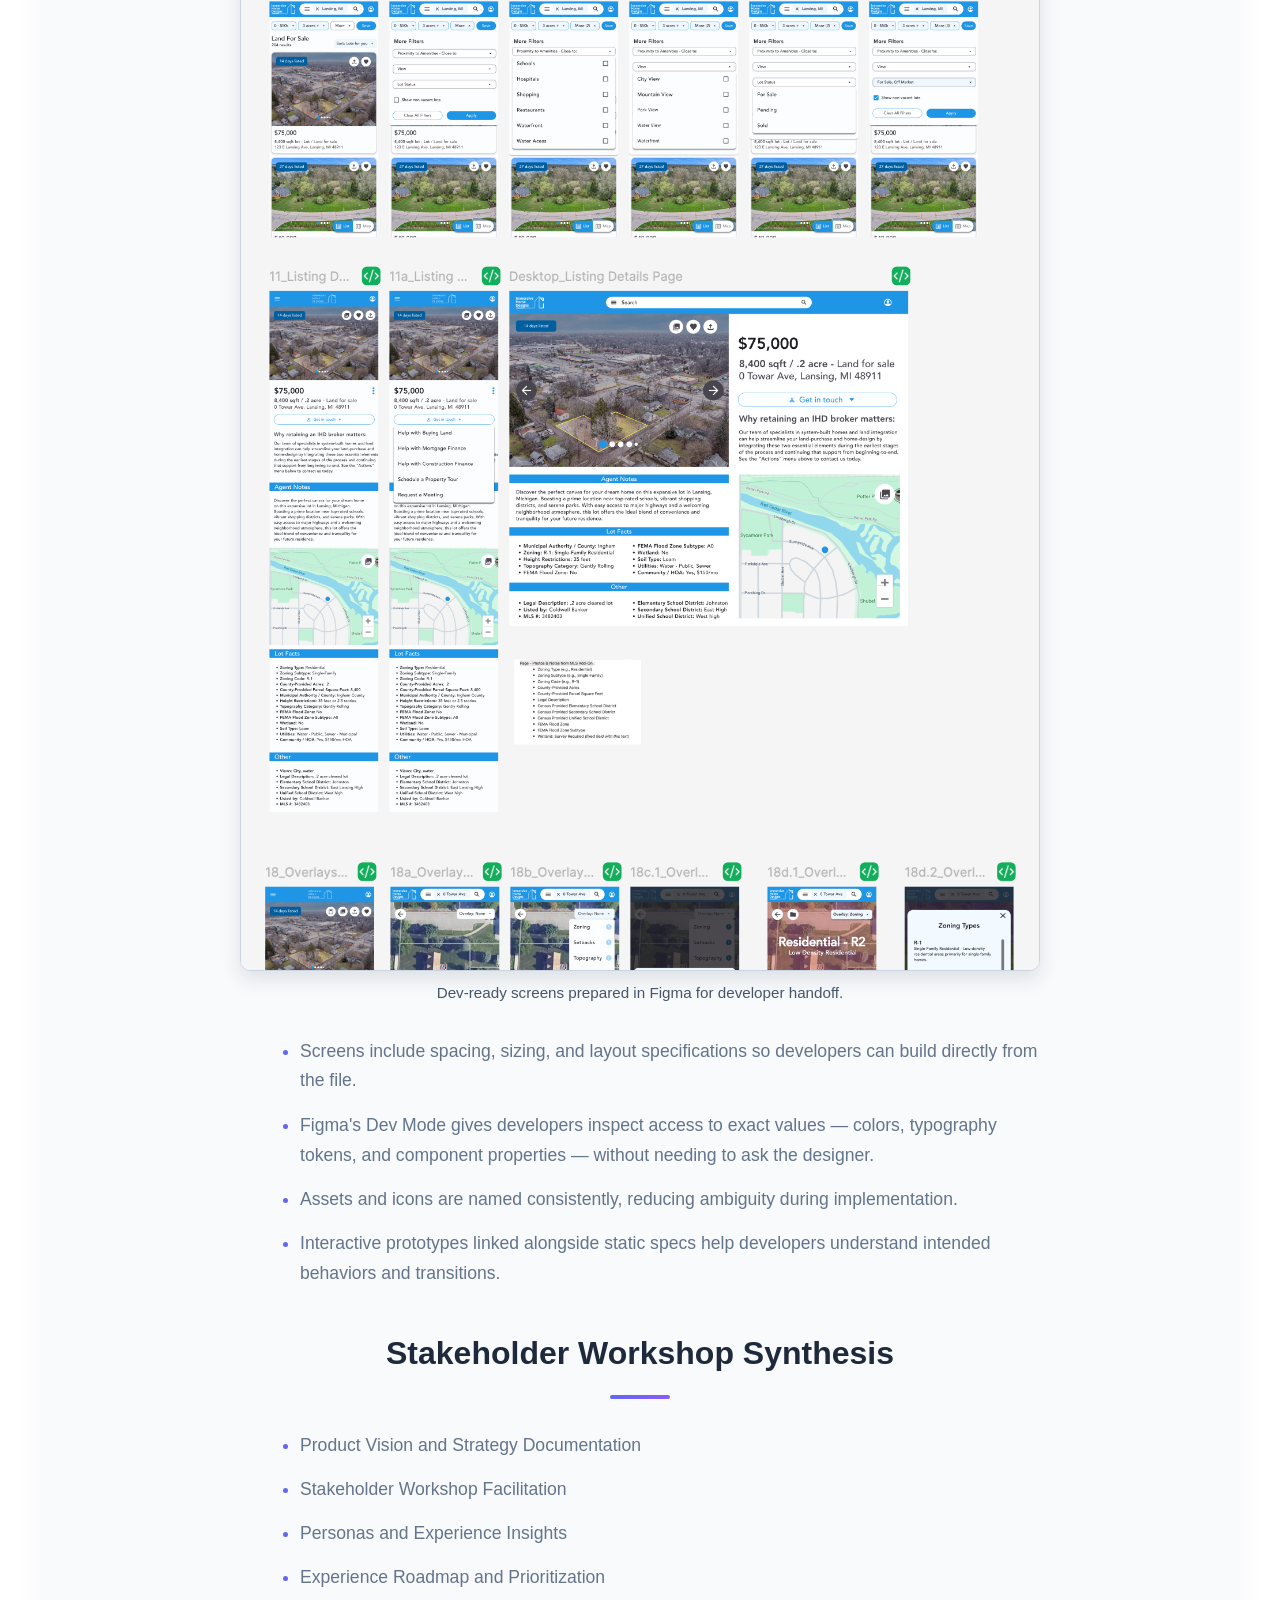
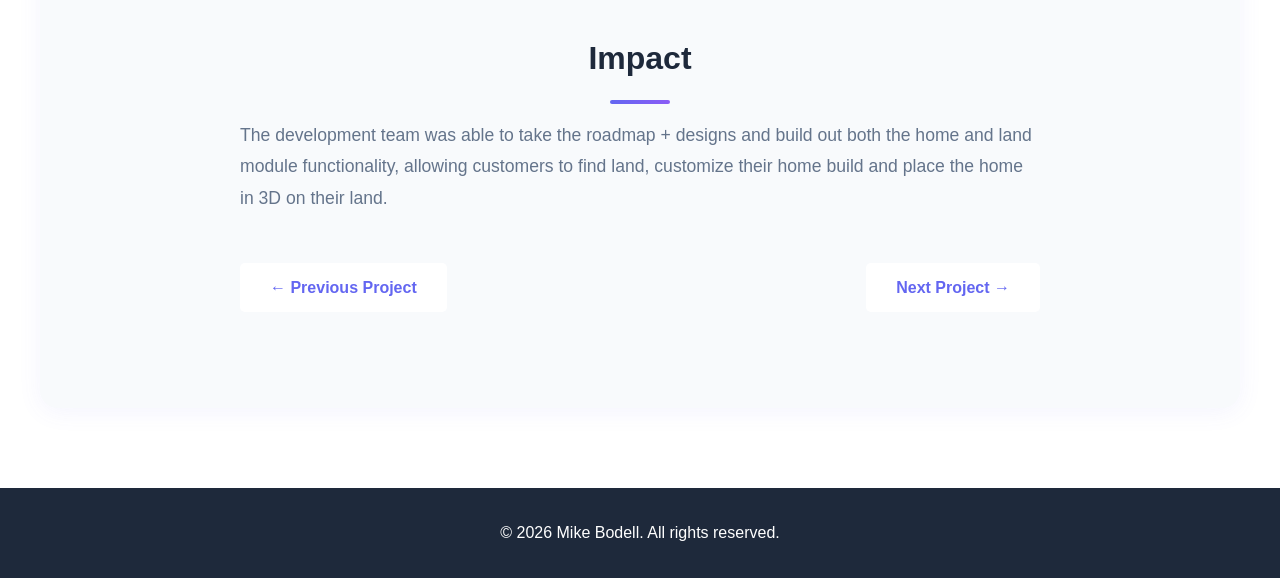
<file: project-realestate.html>
<!DOCTYPE html>
<html lang="en">
<head>
    <meta charset="UTF-8">
    <meta name="viewport" content="width=device-width, initial-scale=1.0">
    <title>Home Design + Land Management Tools - Mike Bodell</title>
    <link rel="preconnect" href="https://fonts.googleapis.com">
    <link rel="preconnect" href="https://fonts.gstatic.com" crossorigin>
    <link href="https://fonts.googleapis.com/css2?family=Raleway:wght@400;600;700&display=swap" rel="stylesheet">
    <link rel="stylesheet" href="css/styles.css">
</head>
<body>
        <!-- Project Hero Banner -->
        <section class="project-hero" style="background: linear-gradient(120deg, #6366f1 0%, #8b5cf6 100%); padding: 130px 0 40px; color: #fff; text-align: center;">
            <div class="container">
                <span class="industry-badge" style="background: rgba(255,255,255,0.15); color: #fff;">Real Estate</span>
                <h1 style="font-size: 2.8rem; margin: 1rem 0 0.5rem; font-family: 'Raleway', sans-serif;">Immersive Home and Land Design Platform</h1>
                <p class="project-intro" style="font-size: 1.25rem; color: #e0e7ff; max-width: 700px; margin: 0 auto;">Experience Lead focused on home design and land planning tools for the immersive home design platform.</p>
            </div>
        </section>
    <nav class="navbar">
        <div class="container">
            <a href="index.html#home" class="nav-brand">Mike Bodell - Experience Designer</a>
            <button class="nav-toggle" aria-label="Toggle navigation">
                <span></span>
                <span></span>
                <span></span>
            </button>
            <ul class="nav-menu">
                <li class="nav-item-dropdown">
                    <a href="index.html#projects" class="nav-link">Projects</a>
                    <ul class="dropdown-menu">
                        <li><a href="project-telecomm.html">Telecomm E-Commerce Site</a></li>
                        <li><a href="project-realestate.html">Real Estate Visualization Platform</a></li>
                        <li><a href="project-agriculture.html">Agriculture Financial Hub</a></li>
                        <li><a href="project-accessibility.html">Accessibility Strategy Implementation</a></li>
                        <li><a href="project-publicsector.html">Public Sector Salesforce Design</a></li>
                        <li><a href="project-aerospace.html">Aerospace Tools Design</a></li>
                    </ul>
                </li>

            </ul>
        </div>
    </nav>

    <section class="project-detail">
        <div class="container" style="background: #f8fafc; border-radius: 18px; box-shadow: 0 4px 24px rgba(99,102,241,0.07); padding: 3rem 2rem; margin-top: -60px;">
            <div class="project-image-full" style="max-width: 1000px !important; width: 1000px !important; margin-bottom: 2.5rem;">
                <img src="Images/Real Estate Tile.png" alt="Real Estate Project" style="object-fit: contain; max-width: 100%; height: auto; border-radius: 12px; box-shadow: 0 2px 12px rgba(99,102,241,0.08);">
            </div>
            <div class="project-content-detail">
                <h2 class="section-title">Project Overview</h2>
                <p>Partnered with real estate client to lead product vision and experience strategy for an immersive 3D design platform for custom homes and land planning and evaluation.</p>

                <h2 class="section-title">My Role</h2>
                <p>I served as the Lead UX Designer, collaborating closely with executive leadership for product vision, technical architect for product roadmap, and development team for design feasibility and implementation.</p>

                <h2 class="section-title">Approach</h2>
                <p>Our approach included the following actions:</p>
                <ul class="project-list">
                    <li><strong>Product Vision and Strategy:</strong> Reviewed, facilitated, and guided creation of the product vision to ensure alignment across design and technical workstreams.</li>
                    <li><strong>Stakeholder Interviews and Workshops:</strong> Facilitated working sessions to align on business goals, customer needs, and product priorities.</li>
                    <li><strong>Wireframe Designs:</strong> Created wireframes to define layout, user flows, and feature prioritization before moving into high-fidelity design.</li>
                    <li><strong>Usability Testing:</strong> Validated key workflows with users to identify friction points and refine interactions before development handoff.</li>
                    <li><strong>Dev-Ready Designs:</strong> Prepared annotated, implementation-ready screens and component references to support efficient engineering execution.</li>
                    <li><strong>Roadmap Integration:</strong> Collaborated with the Technical Architect to integrate experience trajectory into the broader product roadmap.</li>
                </ul>

                <h2 class="section-title">Design Style Guide</h2>
                <p>As part of the engagement, I built a comprehensive design style guide to ensure visual consistency and scalability across the platform. The guide covers:</p>
                <figure class="prototype-figure">
                    <img src="Images/Real Estate Style Guide.png" alt="Real estate client design style guide showing typography, color guidance, elevation, elements, and layout breakpoints.">
                    <figcaption>Design style guide produced for the Immersive Home Design platform.</figcaption>
                </figure>
                <div class="okr-grid">
                    <article class="okr-card">
                        <h3>Typography</h3>
                        <p>Defined type scales and font pairings across display, headline, and body sizes to establish clear visual hierarchy throughout the experience.</p>
                    </article>
                    <article class="okr-card">
                        <h3>Color Guidance</h3>
                        <p>Established a primary palette alongside overlay and zoning-specific colors to support map-based land evaluation and digital wayfinding.</p>
                    </article>
                    <article class="okr-card">
                        <h3>Elevation</h3>
                        <p>Defined shadow and depth standards to create clear layering and spatial relationships between UI components.</p>
                    </article>
                    <article class="okr-card">
                        <h3>Elements</h3>
                        <p>Documented reusable UI components and interactive patterns to support consistent assembly across screens and platforms.</p>
                    </article>
                    <article class="okr-card">
                        <h3>Layout</h3>
                        <p>Specified responsive grid and breakpoint rules across mobile, tablet, and desktop to ensure adaptable, predictable layouts at any screen size.</p>
                    </article>
                </div>

                <h2 class="section-title">Figma Component Library</h2>
                <p>To support both design and development workflows, I built a reusable Figma component library tailored to the platform. Components serve as the single source of truth — enabling designers to assemble screens quickly and giving developers clean, consistent references for implementation.</p>
                <figure class="prototype-figure">
                    <img src="Images/Real Estate Components.png" alt="Real estate client Figma component library showing reusable UI elements.">
                    <figcaption>Figma component library built for the Immersive Home Design platform.</figcaption>
                </figure>
                <ul class="project-list">
                    <li>Components are built once and reused across screens, reducing design inconsistency and rework.</li>
                    <li>Each component includes defined states (default, hover, active, disabled) to cover real interaction scenarios.</li>
                    <li>Variants and properties allow a single component to flex across contexts without duplication.</li>
                    <li>Developers reference components during handoff to ensure accurate, spec-aligned builds.</li>
                </ul>

                <h2 class="section-title">Dev Ready Designs</h2>
                <p>Before handoff, all screens were prepared as dev-ready designs in Figma — ensuring developers had everything they needed to build accurately without back-and-forth clarification.</p>
                <figure class="prototype-figure">
                    <img src="Images/Real Estate Dev Ready Designs 2.png" alt="Real estate client dev ready design screens in Figma.">
                    <figcaption>Dev-ready screens prepared in Figma for developer handoff.</figcaption>
                </figure>
                <ul class="project-list">
                    <li>Screens include spacing, sizing, and layout specifications so developers can build directly from the file.</li>
                    <li>Figma's Dev Mode gives developers inspect access to exact values — colors, typography tokens, and component properties — without needing to ask the designer.</li>
                    <li>Assets and icons are named consistently, reducing ambiguity during implementation.</li>
                    <li>Interactive prototypes linked alongside static specs help developers understand intended behaviors and transitions.</li>
                </ul>

                <h2 class="section-title">Stakeholder Workshop Synthesis</h2>
                <ul class="project-list">
                    <li>Product Vision and Strategy Documentation</li>
                    <li>Stakeholder Workshop Facilitation</li>
                    <li>Personas and Experience Insights</li>
                    <li>Experience Roadmap and Prioritization</li>
                </ul>

                <h2 class="section-title">Impact</h2>
                <p>The development team was able to take the roadmap + designs and build out both the home and land module functionality, allowing customers to find land, customize their home build and place the home in 3D on their land.</p>
            </div>
            <div class="project-navigation" style="margin-top: 2.5rem;">
                <a href="project-telecomm.html" class="btn btn-primary" style="margin-right: 1rem;">← Previous Project</a>
                <a href="project-agriculture.html" class="btn btn-primary">Next Project →</a>
            </div>
        </div>
    </section>

    <footer class="footer">
        <div class="container">
            <p>&copy; 2026 Mike Bodell. All rights reserved.</p>
        </div>
    </footer>

    <script src="js/script.js"></script>
</body>
</html>
</file>
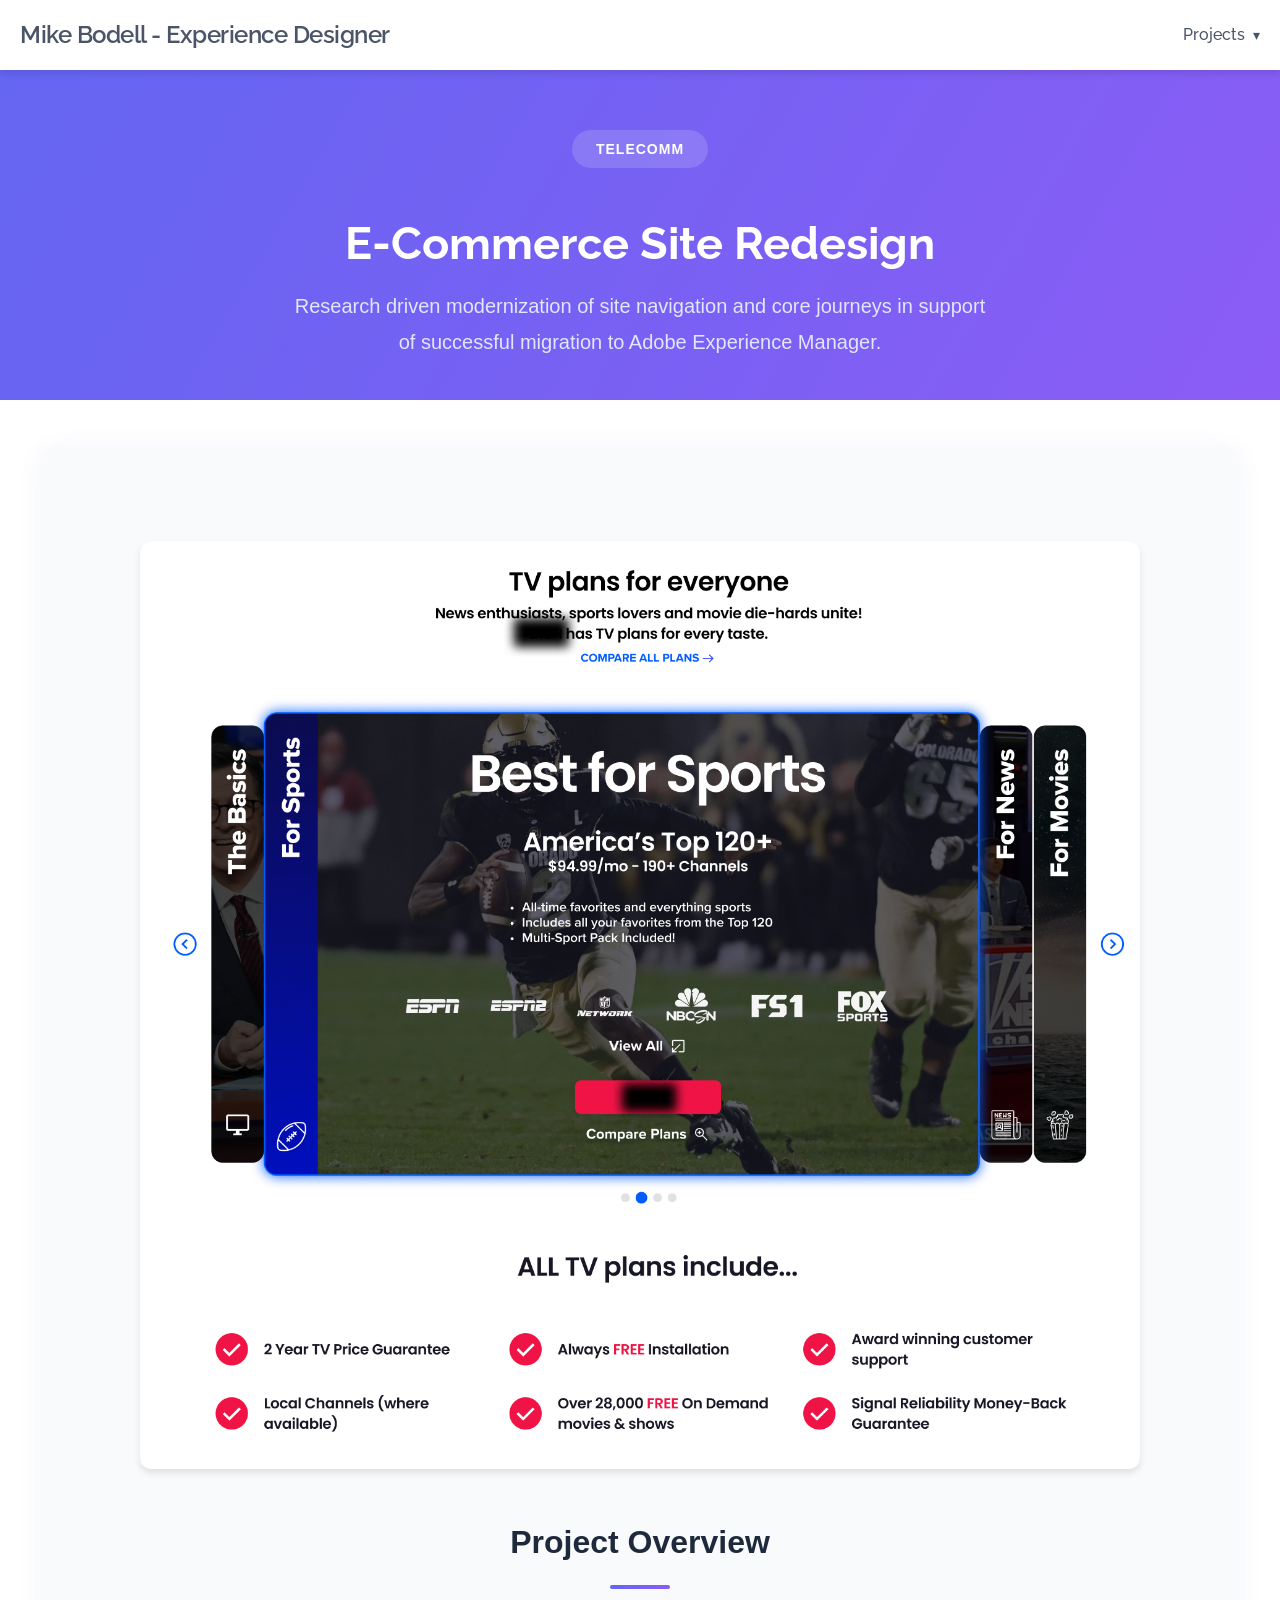
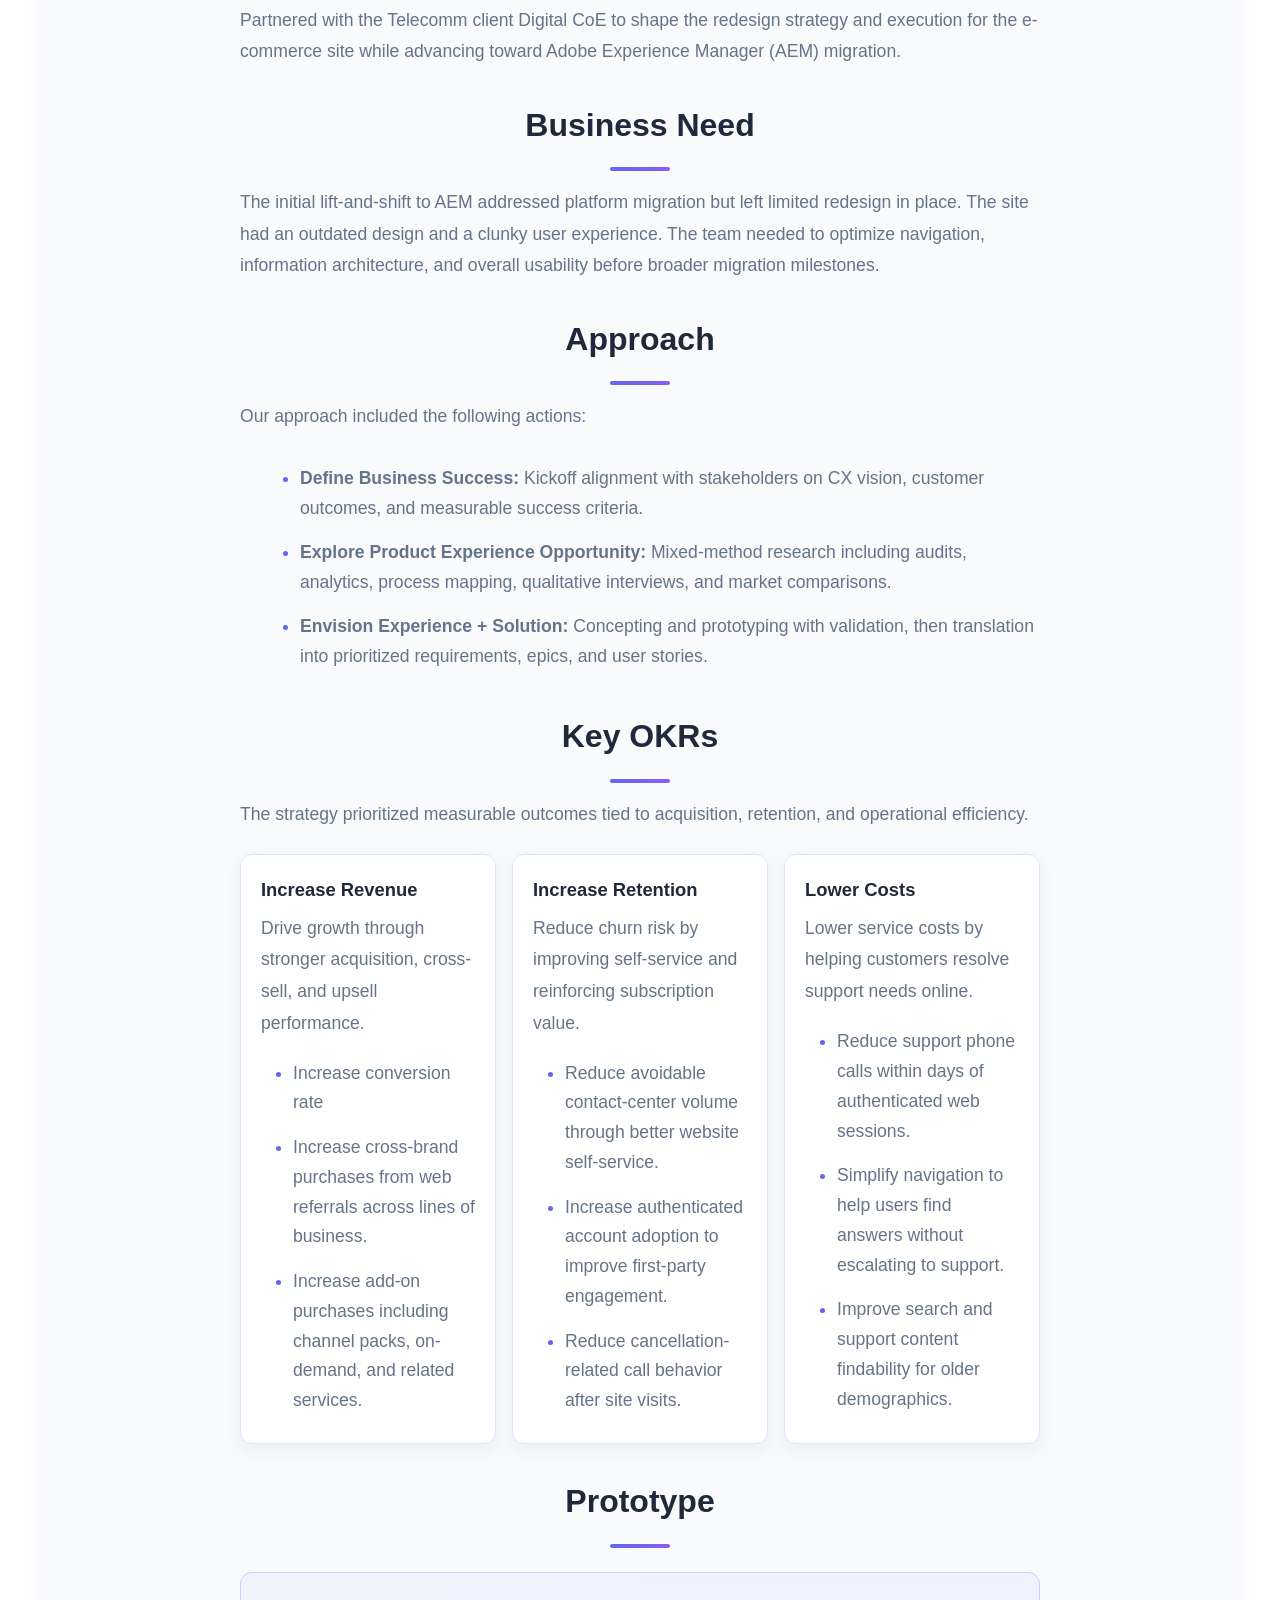
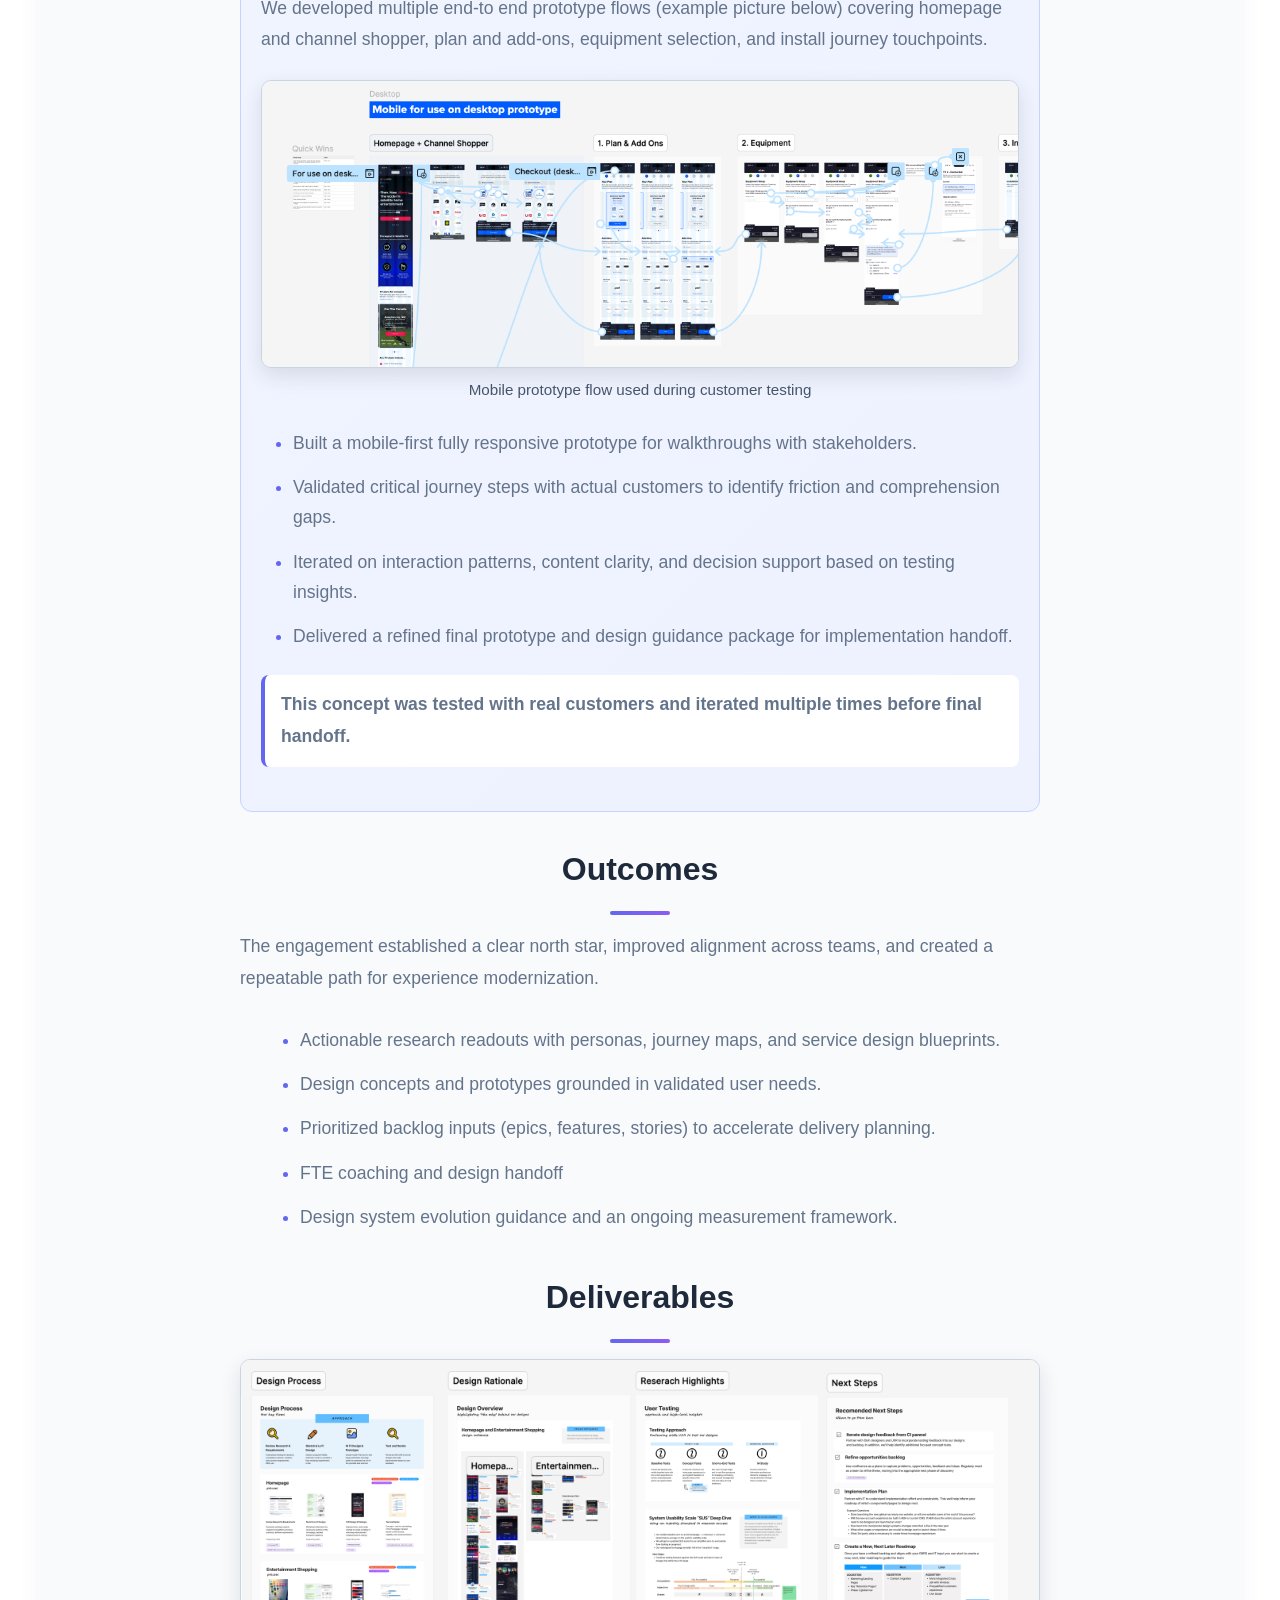
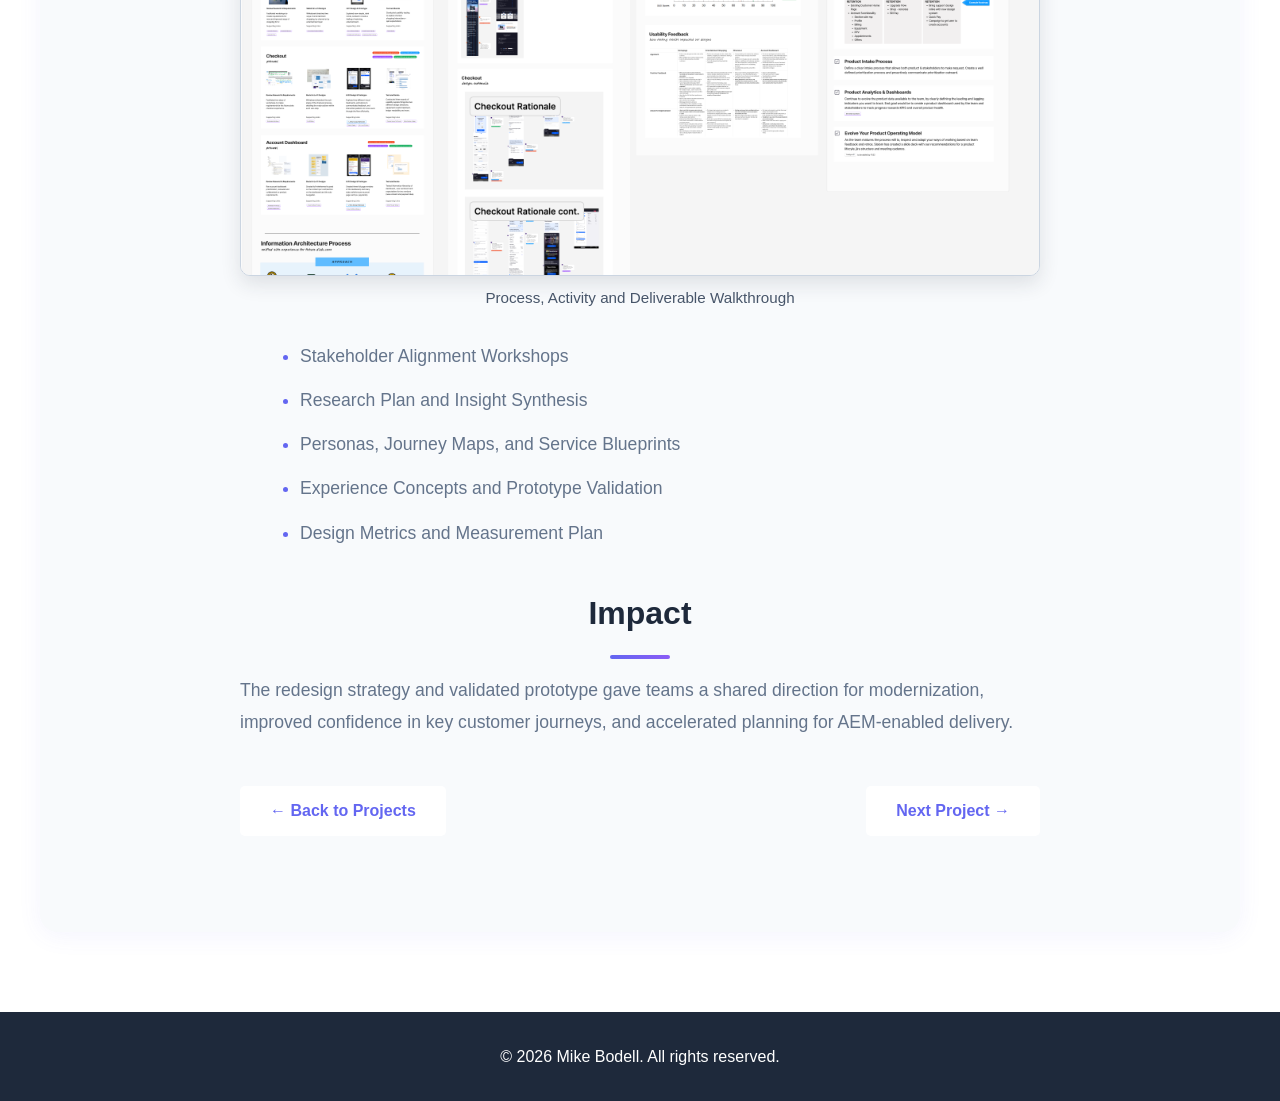
<file: project-telecomm.html>
<!DOCTYPE html>
<html lang="en">
<head>
    <meta charset="UTF-8">
    <meta name="viewport" content="width=device-width, initial-scale=1.0">
    <title>E-Commerce Site Redesign - Mike Bodell</title>
    <link rel="preconnect" href="https://fonts.googleapis.com">
    <link rel="preconnect" href="https://fonts.gstatic.com" crossorigin>
    <link href="https://fonts.googleapis.com/css2?family=Raleway:wght@400;600;700&display=swap" rel="stylesheet">
    <link rel="stylesheet" href="css/styles.css">
</head>
<body>
    <!-- Navigation -->
    <nav class="navbar">
        <div class="container">
            <a href="index.html#home" class="nav-brand">Mike Bodell - Experience Designer</a>
            <button class="nav-toggle" aria-label="Toggle navigation">
                <span></span>
                <span></span>
                <span></span>
            </button>
            <ul class="nav-menu">
                <li class="nav-item-dropdown">
                    <a href="index.html#projects" class="nav-link">Projects</a>
                    <ul class="dropdown-menu">
                        <li><a href="project-telecomm.html">Telecomm E-Commerce Site</a></li>
                        <li><a href="project-realestate.html">Real Estate Visualization Platform</a></li>
                        <li><a href="project-agriculture.html">Agriculture Financial Hub</a></li>
                        <li><a href="project-accessibility.html">Accessibility Strategy Implementation</a></li>
                        <li><a href="project-publicsector.html">Public Sector Salesforce Design</a></li>
                        <li><a href="project-aerospace.html">Aerospace Tools Design</a></li>
                    </ul>
                </li>

            </ul>
        </div>
    </nav>

    <!-- Project Hero Banner -->
    <section class="project-hero" style="background: linear-gradient(120deg, #6366f1 0%, #8b5cf6 100%); padding: 130px 0 40px; color: #fff; text-align: center;">
        <div class="container">
            <span class="industry-badge" style="background: rgba(255,255,255,0.15); color: #fff;">Telecomm</span>
            <h1 style="font-size: 2.8rem; margin: 1rem 0 0.5rem; font-family: 'Raleway', sans-serif;">E-Commerce Site Redesign</h1>
            <p class="project-intro" style="font-size: 1.25rem; color: #e0e7ff; max-width: 700px; margin: 0 auto;">Research driven modernization of site navigation and core journeys in support of successful migration to Adobe Experience Manager.</p>
        </div>
    </section>

    <!-- Project Detail Section -->
    <section class="project-detail">
        <div class="container" style="background: #f8fafc; border-radius: 18px; box-shadow: 0 4px 24px rgba(99,102,241,0.07); padding: 3rem 2rem; margin-top: -60px;">
            <div class="project-image-full" style="max-width: 1000px !important; width: 1000px !important; margin-bottom: 2.5rem;">
                <img src="Images/Telecomm Tile.png" alt="Telecomm Project" style="object-fit: contain; max-width: 100%; height: auto; border-radius: 12px; box-shadow: 0 2px 12px rgba(99,102,241,0.08);">
            </div>
            <div class="project-content-detail">
                <h2 class="section-title">Project Overview</h2>
                <p>Partnered with the Telecomm client Digital CoE to shape the redesign strategy and execution for the e-commerce site while advancing toward Adobe Experience Manager (AEM) migration.</p>

                <h2 class="section-title">Business Need</h2>
                <p>The initial lift-and-shift to AEM addressed platform migration but left limited redesign in place. The site had an outdated design and a clunky user experience. The team needed to optimize navigation, information architecture, and overall usability before broader migration milestones.</p>

                <h2 class="section-title">Approach</h2>
                <p>Our approach included the following actions:</p>
                <ul class="project-list">
                    <li><strong>Define Business Success:</strong> Kickoff alignment with stakeholders on CX vision, customer outcomes, and measurable success criteria.</li>
                    <li><strong>Explore Product Experience Opportunity:</strong> Mixed-method research including audits, analytics, process mapping, qualitative interviews, and market comparisons.</li>
                    <li><strong>Envision Experience + Solution:</strong> Concepting and prototyping with validation, then translation into prioritized requirements, epics, and user stories.</li>
                </ul>

                <h2 class="section-title">Key OKRs</h2>
                <p>The strategy prioritized measurable outcomes tied to acquisition, retention, and operational efficiency.</p>
                <div class="okr-grid">
                    <article class="okr-card">
                        <h3>Increase Revenue</h3>
                        <p>Drive growth through stronger acquisition, cross-sell, and upsell performance.</p>
                        <ul class="project-list">
                            <li>Increase conversion rate</li>
                            <li>Increase cross-brand purchases from web referrals across lines of business.</li>
                            <li>Increase add-on purchases including channel packs, on-demand, and related services.</li>
                        </ul>
                    </article>
                    <article class="okr-card">
                        <h3>Increase Retention</h3>
                        <p>Reduce churn risk by improving self-service and reinforcing subscription value.</p>
                        <ul class="project-list">
                            <li>Reduce avoidable contact-center volume through better website self-service.</li>
                            <li>Increase authenticated account adoption to improve first-party engagement.</li>
                            <li>Reduce cancellation-related call behavior after site visits.</li>
                        </ul>
                    </article>
                    <article class="okr-card">
                        <h3>Lower Costs</h3>
                        <p>Lower service costs by helping customers resolve support needs online.</p>
                        <ul class="project-list">
                            <li>Reduce support phone calls within days of authenticated web sessions.</li>
                            <li>Simplify navigation to help users find answers without escalating to support.</li>
                            <li>Improve search and support content findability for older demographics.</li>
                        </ul>
                    </article>
                </div>

                <h2 class="section-title">Prototype</h2>
                <div class="prototype-section">
                    <p>We developed multiple end-to end prototype flows (example picture below) covering homepage and channel shopper, plan and add-ons, equipment selection, and install journey touchpoints.</p>
                    <figure class="prototype-figure">
                        <img src="Images/Telecomm Proto.png" alt="Telecomm prototype flow showing homepage, channel shopper, plan and add-ons, and equipment journey steps.">
                        <figcaption>Mobile prototype flow used during customer testing</figcaption>
                    </figure>
                    <ul class="project-list">
                        <li>Built a mobile-first fully responsive prototype for walkthroughs with stakeholders.</li>
                        <li>Validated critical journey steps with actual customers to identify friction and comprehension gaps.</li>
                        <li>Iterated on interaction patterns, content clarity, and decision support based on testing insights.</li>
                        <li>Delivered a refined final prototype and design guidance package for implementation handoff.</li>
                    </ul>
                    <p class="prototype-callout">This concept was tested with real customers and iterated multiple times before final handoff.</p>
                </div>

                <h2 class="section-title">Outcomes</h2>
                <p>The engagement established a clear north star, improved alignment across teams, and created a repeatable path for experience modernization.</p>
                <ul class="project-list">
                    <li>Actionable research readouts with personas, journey maps, and service design blueprints.</li>
                    <li>Design concepts and prototypes grounded in validated user needs.</li>
                    <li>Prioritized backlog inputs (epics, features, stories) to accelerate delivery planning.</li>
                    <li>FTE coaching and design handoff</li>
                    <li>Design system evolution guidance and an ongoing measurement framework.</li>
                </ul>

                <h2 class="section-title">Deliverables</h2>
                <figure class="prototype-figure">
                    <img src="Images/Telecomm Deliverables.png" alt="Telecomm project deliverables overview">
                    <figcaption>Process, Activity and Deliverable Walkthrough</figcaption>
                </figure>
                <ul class="project-list">
                    <li>Stakeholder Alignment Workshops</li>
                    <li>Research Plan and Insight Synthesis</li>
                    <li>Personas, Journey Maps, and Service Blueprints</li>
                    <li>Experience Concepts and Prototype Validation</li>
                    <li>Design Metrics and Measurement Plan</li>
                </ul>

                <h2 class="section-title">Impact</h2>
                <p>The redesign strategy and validated prototype gave teams a shared direction for modernization, improved confidence in key customer journeys, and accelerated planning for AEM-enabled delivery.</p>
            </div>
            <div class="project-navigation" style="margin-top: 2.5rem;">
                <a href="index.html#projects" class="btn btn-primary" style="margin-right: 1rem;">← Back to Projects</a>
                <a href="project-realestate.html" class="btn btn-primary">Next Project →</a>
            </div>
        </div>
    </section>

    <footer class="footer">
        <div class="container">
            <p>&copy; 2026 Mike Bodell. All rights reserved.</p>
        </div>
    </footer>

    <script src="js/script.js"></script>
</body>
</html>
</file>
<file: css/styles.css>
/* Reset and Base Styles */
* {
    margin: 0;
    padding: 0;
    box-sizing: border-box;
}

:root {
    --primary-color: #6366f1;
    --secondary-color: #8b5cf6;
    --dark-bg: #1e293b;
    --light-bg: #f8fafc;
    --text-dark: #1e293b;
    --text-light: #64748b;
    --white: #ffffff;
    --shadow: 0 4px 6px rgba(0, 0, 0, 0.1);
    --transition: all 0.3s ease;
}

body {
    font-family: -apple-system, BlinkMacSystemFont, 'Segoe UI', Roboto, 'Helvetica Neue', Arial, sans-serif;
    line-height: 1.6;
    color: var(--text-dark);
    background-color: var(--white);
}

.container {
    max-width: 1200px;
    margin: 0 auto;
    padding: 0 20px;
}

/* Navigation */
.navbar {
    background-color: var(--white);
    box-shadow: var(--shadow);
    position: fixed;
    width: 100%;
    top: 0;
    z-index: 1000;
    transition: var(--transition);
}

.navbar .container {
    display: flex;
    justify-content: space-between;
    align-items: center;
    padding: 1rem 20px;
    max-width: 100%;
    margin: 0;
}

.nav-brand {
    font-size: 1.5rem;
    font-weight: 600;
    color: #4a5568;
    text-decoration: none;
    transition: var(--transition);
    font-family: 'Raleway', sans-serif;
    letter-spacing: -0.5px;
}

.nav-brand:hover {
    opacity: 0.8;
}

.nav-menu {
    display: flex;
    list-style: none;
    gap: 2rem;
}

.nav-link {
    text-decoration: none;
    color: #4a5568;
    font-weight: 500;
    transition: var(--transition);
    font-family: 'Raleway', sans-serif;
}

.nav-link:hover {
    color: var(--primary-color);
}

.nav-item-dropdown {
    position: relative;
}

.nav-item-dropdown > .nav-link::after {
    content: " ▾";
    font-size: 0.9em;
    margin-left: 0.25rem;
}

.dropdown-menu {
    display: none;
    position: absolute;
    top: 100%;
    right: 0;
    background: var(--white);
    box-shadow: 0 4px 12px rgba(0, 0, 0, 0.15);
    border-radius: 8px;
    padding: 0.5rem 0;
    min-width: 300px;
    list-style: none;
    z-index: 1000;
}

.nav-item-dropdown:hover .dropdown-menu {
    display: block;
}

.dropdown-menu li {
    padding: 0;
}

.dropdown-menu a {
    display: block;
    padding: 0.75rem 1.25rem;
    color: var(--text-dark);
    text-decoration: none;
    transition: var(--transition);
    font-family: 'Raleway', sans-serif;
    white-space: nowrap;
}

.dropdown-menu a:hover {
    background: var(--light-bg);
    color: var(--primary-color);
}

.nav-toggle {
    display: none;
    flex-direction: column;
    background: none;
    border: none;
    cursor: pointer;
    padding: 0;
}

.nav-toggle span {
    width: 25px;
    height: 3px;
    background-color: var(--text-dark);
    margin: 3px 0;
    transition: var(--transition);
}

/* Hero Section */
.hero {
    background: linear-gradient(135deg, rgba(99, 102, 241, 0.65), rgba(139, 92, 246, 0.65)),
                url('https://images.unsplash.com/photo-1545235617-9465d2a55698?w=1920&q=80') center/cover no-repeat;
    color: var(--white);
    min-height: 100vh;
    display: flex;
    align-items: center;
    justify-content: center;
    text-align: center;
    padding-top: 80px;
    position: relative;
}

.hero::before {
    content: '';
    position: absolute;
    top: 0;
    left: 0;
    right: 0;
    bottom: 0;
    background: rgba(30, 41, 59, 0.15);
    z-index: 0;
}

.hero .container {
    position: relative;
    z-index: 1;
}

.hero-title {
    font-size: 3rem;
    margin-bottom: 1rem;
    animation: fadeInUp 1s ease;
}

.hero-subtitle {
    font-size: 1.5rem;
    margin-bottom: 2rem;
    animation: fadeInUp 1s ease 0.2s;
    animation-fill-mode: both;
}

.highlight {
    color: #fbbf24;
}

/* Buttons */
.btn {
    display: inline-block;
    padding: 12px 30px;
    text-decoration: none;
    border-radius: 5px;
    font-weight: 600;
    transition: var(--transition);
    border: none;
    cursor: pointer;
    font-size: 1rem;
}

.btn-primary {
    background-color: var(--white);
    color: var(--primary-color);
    animation: fadeInUp 1s ease 0.4s;
    animation-fill-mode: both;
}

.btn-primary:hover {
    transform: translateY(-2px);
    box-shadow: 0 8px 16px rgba(0, 0, 0, 0.2);
}

/* Section Styles */
section {
    padding: 80px 0;
}

.section-title {
    text-align: center;
    font-size: 2.5rem;
    margin-bottom: 3rem;
    color: var(--text-dark);
    position: relative;
}

.section-title::after {
    content: '';
    display: block;
    width: 60px;
    height: 4px;
    background: linear-gradient(to right, var(--primary-color), var(--secondary-color));
    margin: 1rem auto 0;
    border-radius: 2px;
}

/* About Section */
.about {
    background-color: var(--light-bg);
}

.about-content {
    max-width: 800px;
    margin: 0 auto;
}

.about-text p {
    font-size: 1.1rem;
    color: var(--text-light);
    margin-bottom: 1rem;
    line-height: 1.8;
}

/* Skills Section */
.skills-container {
    display: flex;
    flex-wrap: wrap;
    gap: 1rem;
    justify-content: center;
    max-width: 900px;
    margin: 0 auto;
}

.skill-tag {
    background: linear-gradient(135deg, #f8fafc 0%, #e2e8f0 100%);
    color: var(--text-dark);
    padding: 0.75rem 1.5rem;
    border-radius: 25px;
    font-size: 0.95rem;
    font-weight: 500;
    transition: var(--transition);
    box-shadow: 0 2px 4px rgba(0, 0, 0, 0.08);
    border: 1px solid #e2e8f0;
    text-decoration: none;
    color: inherit;
    display: block;
    cursor: pointer;
    cursor: default;
}

.skill-tag:hover {
    transform: translateY(-3px);
    box-shadow: 0 6px 12px rgba(99, 102, 241, 0.15);
    background: linear-gradient(135deg, #f0f4ff 0%, #e0e7ff 100%);
    border-color: var(--primary-color);
}

/* Projects Section */
.projects {
    background-color: var(--light-bg);
    overflow: hidden;
}

.carousel-container {
    position: relative;
    max-width: 1200px;
    margin: 0 auto;
}

.projects-carousel {
    overflow: hidden;
    padding: 0 60px 1.5rem;
}

.projects-track {
    display: flex;
    transition: transform 0.5s ease;
    gap: 2rem;
}

.project-card {
    flex: 0 0 calc(33.333% - 1.35rem);
    background: var(--white);
    border-radius: 10px;
    overflow: hidden;
    box-shadow: var(--shadow);
    transition: var(--transition);
    text-decoration: none;
    color: inherit;
    display: block;
}

.project-card:hover {
    transform: translateY(-10px);
    box-shadow: 0 12px 24px rgba(0, 0, 0, 0.15);
    text-decoration: none;
}

.project-card h3,
.project-card p,
.project-card .tag {
    text-decoration: none;
}

.carousel-btn {
    position: absolute;
    top: 50%;
    transform: translateY(-50%);
    background: var(--white);
    border: 2px solid var(--primary-color);
    color: var(--primary-color);
    width: 50px;
    height: 50px;
    border-radius: 50%;
    font-size: 2rem;
    cursor: pointer;
    z-index: 10;
    transition: var(--transition);
    display: flex;
    align-items: center;
    justify-content: center;
    box-shadow: var(--shadow);
}

.carousel-btn:hover {
    background: var(--primary-color);
    color: var(--white);
}

.carousel-btn-prev {
    left: 0;
}

.carousel-btn-next {
    right: 0;
}

.carousel-dots {
    display: flex;
    justify-content: center;
    gap: 0.5rem;
    margin-top: 2rem;
}

.carousel-dot {
    width: 12px;
    height: 12px;
    border-radius: 50%;
    background: #cbd5e0;
    cursor: pointer;
    transition: var(--transition);
    border: none;
}

.carousel-dot.active {
    background: var(--primary-color);
    width: 32px;
    border-radius: 6px;
}

.project-image {
    height: 200px;
    background: linear-gradient(135deg, var(--primary-color), var(--secondary-color));
    position: relative;
    background-position: center 10px;
}

.industry-tag {
    position: absolute;
    top: 12px;
    left: 12px;
    background: rgba(255, 255, 255, 0.95);
    color: var(--text-dark);
    padding: 0.4rem 0.8rem;
    border-radius: 6px;
    font-size: 0.75rem;
    font-weight: 600;
    text-transform: uppercase;
    letter-spacing: 0.5px;
    box-shadow: 0 2px 6px rgba(0, 0, 0, 0.15);
}

.project-content {
    padding: 1.5rem;
}

.project-content h3 {
    margin-bottom: 0.5rem;
    color: var(--text-dark);
}

.project-content p {
    color: var(--text-light);
    margin-bottom: 1rem;
}

.project-tags {
    display: flex;
    flex-wrap: wrap;
    gap: 0.5rem;
}

.tag {
    background-color: #e0e7ff;
    color: var(--primary-color);
    padding: 0.25rem 0.75rem;
    border-radius: 15px;
    font-size: 0.875rem;
    font-weight: 500;
}

/* Contact Section */
.contact-form {
    max-width: 600px;
    margin: 0 auto;
}

.form-group {
    margin-bottom: 1.5rem;
}

.form-group label {
    display: block;
    margin-bottom: 0.5rem;
    font-weight: 600;
    color: var(--text-dark);
}

.form-group input,
.form-group textarea {
    width: 100%;
    padding: 12px;
    border: 2px solid #e2e8f0;
    border-radius: 5px;
    font-size: 1rem;
    font-family: inherit;
    transition: var(--transition);
}

.form-group input:focus,
.form-group textarea:focus {
    outline: none;
    border-color: var(--primary-color);
}

.form-message {
    text-align: center;
    margin-top: 1rem;
    padding: 1rem;
    border-radius: 5px;
    display: none;
}

.form-message.success {
    background-color: #d1fae5;
    color: #065f46;
    display: block;
}

.form-message.error {
    background-color: #fee2e2;
    color: #991b1b;
    display: block;
}

/* Footer */
.footer {
    background-color: var(--dark-bg);
    color: var(--white);
    text-align: center;
    padding: 2rem 0;
}

/* Project Detail Pages */
.project-detail {
    padding: 90px 0 80px;
    min-height: 100vh;
}

.project-detail .container {
    margin-top: -45px !important;
}

.project-header {
    text-align: center;
    margin-bottom: 3rem;
}

.industry-badge {
    display: inline-block;
    background: linear-gradient(135deg, var(--primary-color), var(--secondary-color));
    color: var(--white);
    padding: 0.5rem 1.5rem;
    border-radius: 25px;
    font-size: 0.875rem;
    font-weight: 600;
    text-transform: uppercase;
    letter-spacing: 1px;
    margin-bottom: 1.5rem;
}

.project-header h1 {
    font-size: 2.5rem;
    margin-bottom: 1rem;
    color: var(--text-dark);
}

.project-intro {
    font-size: 1.25rem;
    color: var(--text-light);
    max-width: 800px;
    margin: 0 auto;
    line-height: 1.8;
}

.project-image-full {
    margin: 3rem auto;
    border-radius: 10px;
    overflow: hidden;
    box-shadow: var(--shadow);
    max-width: 600px;
}

.project-image-full img {
    width: 100%;
    height: auto;
    display: block;
}

.project-content-detail {
    max-width: 800px;
    margin: 3rem auto;
}

.project-content-detail h2 {
    font-size: 2rem;
    margin: 2rem 0 1rem;
    color: var(--text-dark);
}

.project-content-detail p {
    font-size: 1.1rem;
    color: var(--text-light);
    line-height: 1.8;
    margin-bottom: 1.5rem;
}

.project-content-detail ul {
    list-style: disc;
    list-style-position: outside;
    padding: 0 0 0 2rem;
    margin: 1.5rem 0 1.75rem 2rem;
}

.project-content-detail li {
    font-size: 1.1rem;
    color: var(--text-light);
    padding: 0.45rem 0;
    line-height: 1.7;
}

.project-content-detail li::before {
    content: none;
}

.project-content-detail li::marker {
    color: var(--primary-color);
}

.project-content-detail .project-list {
    margin-left: 2.5rem;
    padding-left: 1.25rem;
}

.okr-grid {
    display: grid;
    grid-template-columns: repeat(3, minmax(0, 1fr));
    gap: 1rem;
    margin: 1.5rem 0 2rem;
}

.okr-card {
    background: #ffffff;
    border: 1px solid #dbe6ff;
    border-radius: 12px;
    padding: 1.25rem;
    box-shadow: 0 6px 18px rgba(30, 41, 59, 0.06);
}

.okr-card h3 {
    font-size: 1.15rem;
    margin-bottom: 0.5rem;
    color: var(--text-dark);
}

.okr-card p {
    margin-bottom: 0.75rem;
}

.okr-card .project-list {
    margin: 0.75rem 0 0 1rem;
    padding-left: 1rem;
}

.prototype-section {
    background: linear-gradient(135deg, #f0f4ff 0%, #eef2ff 100%);
    border: 1px solid #c7d2fe;
    border-radius: 12px;
    padding: 1.25rem;
    margin: 1.5rem 0 2rem;
}

.prototype-section .project-list {
    margin: 0.75rem 0 0 1rem;
    padding-left: 1rem;
}

.prototype-figure {
    margin: 1rem 0 1.25rem;
}

.prototype-figure img {
    width: 100%;
    height: auto;
    display: block;
    border-radius: 10px;
    border: 1px solid #cbd5e1;
    box-shadow: 0 8px 20px rgba(30, 41, 59, 0.12);
}

.prototype-figure figcaption {
    margin-top: 0.6rem;
    font-size: 0.95rem;
    color: #475569;
    text-align: center;
}

.prototype-callout {
    margin-top: 1rem;
    padding: 0.9rem 1rem;
    background: #ffffff;
    border-left: 4px solid var(--primary-color);
    border-radius: 8px;
    font-weight: 600;
    color: #334155;
}

.project-navigation {
    display: flex;
    justify-content: space-between;
    gap: 1rem;
    margin: 3rem auto;
    max-width: 800px;
}

.btn-secondary {
    background-color: var(--light-bg);
    color: var(--text-dark);
}

.btn-secondary:hover {
    background-color: #e2e8f0;
}

/* Animations */
@keyframes fadeInUp {
    from {
        opacity: 0;
        transform: translateY(30px);
    }
    to {
        opacity: 1;
        transform: translateY(0);
    }
}

/* Responsive Design */
@media (max-width: 768px) {
    .nav-toggle {
        display: flex;
    }

    .nav-menu {
        position: fixed;
        left: -100%;
        top: 70px;
        flex-direction: column;
        background-color: var(--white);
        width: 100%;
        text-align: center;
        transition: var(--transition);
        box-shadow: var(--shadow);
        padding: 2rem 0;
    }

    .nav-menu.active {
        left: 0;
    }

    .hero-title {
        font-size: 2rem;
    }

    .hero-subtitle {
        font-size: 1.2rem;
    }

    .section-title {
        font-size: 2rem;
    }

    .project-card {
        flex: 0 0 100%;
    }

    .projects-carousel {
        padding: 0 50px;
    }

    .carousel-btn {
        width: 40px;
        height: 40px;
        font-size: 1.5rem;
    }

    .nav-item-dropdown {
        position: relative;
    }

    .dropdown-menu {
        position: static;
        box-shadow: none;
        padding: 0.5rem 0 0.5rem 1rem;
        background: transparent;
    }

    .nav-item-dropdown:hover .dropdown-menu {
        display: none;
    }

    .nav-menu.active .dropdown-menu {
        display: block;
    }

    .dropdown-menu a {
        padding: 0.5rem 0.75rem;
        font-size: 0.9rem;
    }

    .project-navigation {
        flex-direction: column;
    }

    .project-header h1 {
        font-size: 2rem;
    }

    .okr-grid {
        grid-template-columns: 1fr;
    }
}

@media (max-width: 480px) {
    .hero-title {
        font-size: 1.5rem;
    }

    .hero-subtitle {
        font-size: 1rem;
    }

    .container {
        padding: 0 15px;
    }

    .carousel-btn {
        width: 35px;
        height: 35px;
    }

    .projects-carousel {
        padding: 0 40px;
    }
}
</file>
